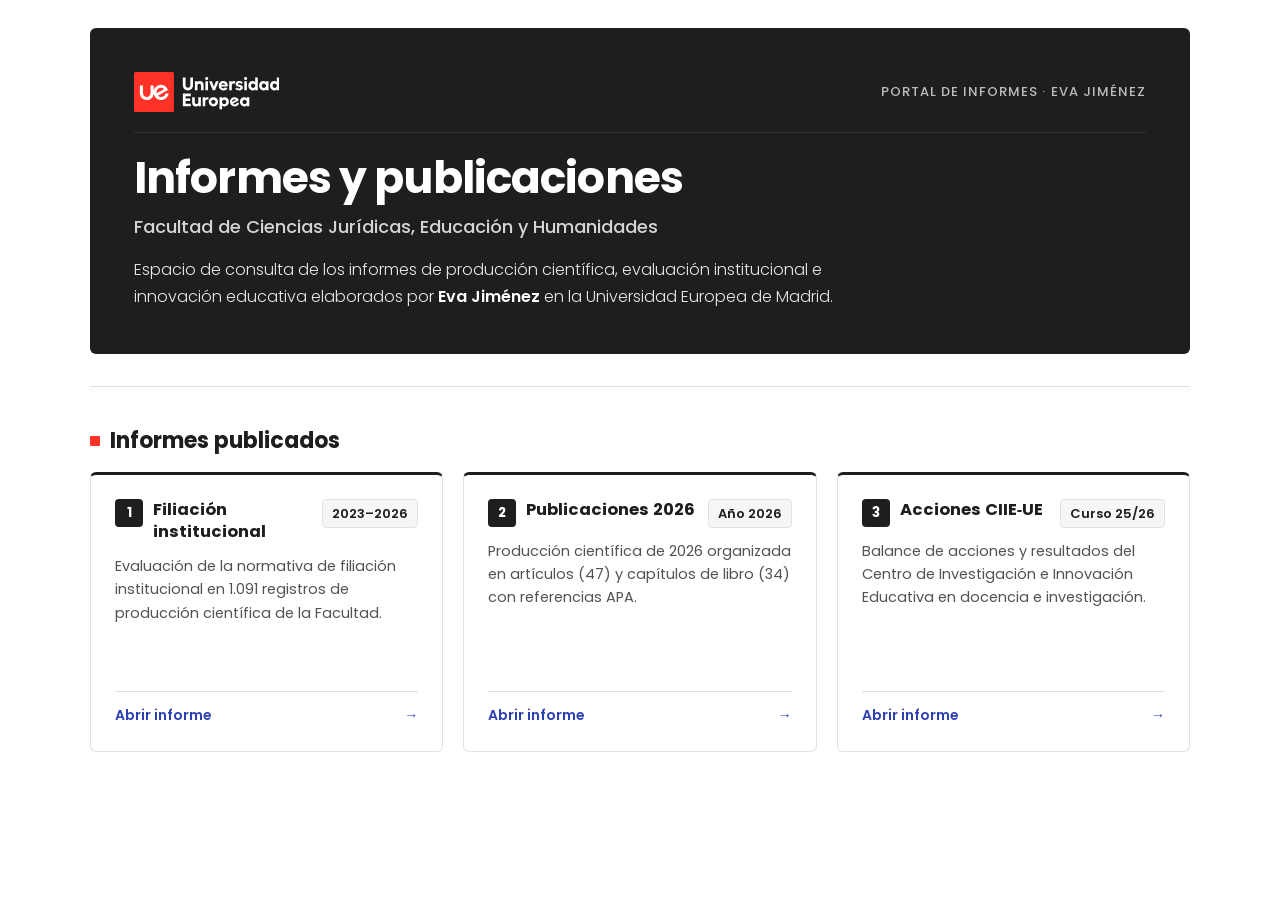
<file: index.html>
<!DOCTYPE html>
<html lang="es">
<head>
<meta charset="utf-8">
<meta name="viewport" content="width=device-width, initial-scale=1, viewport-fit=cover">
<title>Informes y Publicaciones · Facultad de Ciencias Jurídicas, Educación y Humanidades · UEM</title>
<link rel="preconnect" href="https://fonts.googleapis.com">
<link rel="preconnect" href="https://fonts.gstatic.com" crossorigin>
<link href="https://fonts.googleapis.com/css2?family=Poppins:wght@300;400;500;600;700;800&display=swap" rel="stylesheet">
<link rel="stylesheet" href="assets/uem.css">
</head>
<body>

<div class="page-wrap">
  <header class="header-hero">
    <div class="header-top">
      <svg class="logo-svg" viewBox="0 0 378.14 103.96" role="img" aria-label="Universidad Europea">
        <rect width="103.76" height="103.76" rx="4" fill="#FF3228"/>
        <path fill="#FFFFFF" d="M82.51,55.35c-1.48,6.81-6.86,8.73-9.14,9.25c-0.96,0.22-1.93,0.33-2.9,0.33c-3.13,0-6.09-1.18-8.16-3.23l25.82-14.92c-1.21-3.1-2.83-6.1-5.36-8.45c-4.49-4.16-11.02-6.06-17.03-4.64c-3.13,0.74-6.08,2.34-8.49,4.46c-2.07,1.82-3.78,4.06-4.93,6.57c-0.21,0.46-0.41,0.94-0.58,1.42c-0.26,0.72-0.47,1.46-0.63,2.22V34.79h-8.06v19.95c0,5.88-4.23,10.32-9.84,10.32c-5.65,0-9.91-4.44-9.91-10.32V34.79h-8.06v19.95c0,10.49,7.56,18.11,17.97,18.11c9.88,0,17.16-6.91,17.83-16.63c0.59,3.19,1.89,6.32,3.87,9c3.52,4.78,9.34,7.63,15.57,7.630c1.55,0,3.12-0.18,4.65-0.52c7.75-1.75,13.53-7.67,15.16-15.48L82.51,55.35z M58.86,55.02c-0.45-2.22-0.34-4.35,0.32-6.18c0.98-2.69,3.05-4.93,5.54-6.31c4.25-2.36,9.92-1.82,13.16,2.06L58.96,55.52L58.86,55.02z"/>
        <g fill="#FFFFFF">
          <path d="M126.95,34.58V14.15H134v20.43c0,3.71,2.67,6.48,6.19,6.48c3.52,0,6.14-2.76,6.14-6.48V14.15h7.05v20.43c0,7.67-5.62,13.33-13.19,13.33C132.57,47.91,126.95,42.25,126.95,34.58" />
          <path d="M180.9,34.25v13.24h-6.71v-12.1c0-3.24-1.76-5.1-4.52-5.1c-1.86,0-3.71,1.05-4.67,2.67v14.52h-6.71V24.1H165v2.76c1.29-2,3.76-3.24,6.38-3.24C177.29,23.63,180.9,27.68,180.9,34.25" />
          <path d="M192.33,47.49h-6.71V24.1h6.71V47.49z M193.05,16.82c0,2.24-1.86,4.09-4.090,4.09s-4.1-1.86-4.1-4.09c0-2.19,1.86-4.05,4.1-4.05S193.05,14.63,193.05,16.82" />
          <polygon points="210.53,47.49 204.81,47.49 195.1,24.1 202.38,24.1 207.67,38.34 212.86,24.1 220.19,24.1" />
          <path d="M237,33.1c-0.29-2.33-2.43-4.05-4.91-4.05c-2.81,0-4.67,1.52-5.29,4.05H237z M243.53,37.39h-16.81c0.62,3.19,2.81,4.86,6,4.86c2.09,0,4.29-0.95,5.1-2.38l5.24,3.19c-1.71,3.09-5.62,4.9-10.48,4.9c-6.86,0-12.29-5.33-12.29-12.29c0-6.81,5.33-12.05,12.14-12.05c6.33,0,11.29,4.9,11.29,11.14C243.72,35.58,243.67,36.48,243.53,37.39" />
          <path d="M262.67,24.06l-0.38,6.29c-0.9-0.33-2.05-0.52-3-0.52c-1.52,0-3.95,1.24-5.1,3.52v14.14h-6.71V24.1h6.71v2.76c1.14-2,3.67-3.24,5.62-3.24C261,23.63,261.96,23.77,262.67,24.06" />
          <path d="M263.34,45.01l2-4.67c2.19,1.62,5.05,2.48,7.9,2.48c2.1,0,3.43-0.81,3.43-1.9c-0.05-3.57-12.62-0.9-12.71-9.52c-0.05-4.38,3.86-7.76,9.38-7.76c3.29,0,6.57,0.81,8.91,2.67l-1.91,4.86c-1.81-1.38-4.76-2.43-7.29-2.43c-1.71,0-2.86,0.81-2.86,1.86c0.05,3.38,12.71,1.52,12.86,9.91c0,4.33-3.81,7.48-9.24,7.48C269.82,47.96,266.15,47.01,263.34,45.01" />
          <path d="M293.39,47.49h-6.71V24.1h6.71V47.49z M294.1,16.82c0,2.24-1.86,4.09-4.09,4.09c-2.24,0-4.1-1.86-4.1-4.09c0-2.19,1.86-4.05,4.1-4.05C292.25,12.77,294.1,14.63,294.1,16.82" />
          <polygon points="147.48,55.98 147.48,62.74 134.1,62.74 134.1,68.74 146.01,68.74 146.01,75.5 134.1,75.5 134.1,82.55 147.48,82.55 147.48,89.31 127.06,89.31 127.06,55.98" />
          <path d="M173.77,65.93v23.38h-6.71v-2.76c-1.33,2-3.81,3.24-6.38,3.24c-5.91,0-9.52-4.05-9.52-10.67V65.93h6.71v12.1c0,3.24,1.76,5.05,4.52,5.05c1.81,0,3.67-1,4.67-2.62V65.93H173.77z" />
          <path d="M193.68,65.88l-0.38,6.29c-0.9-0.33-2.05-0.52-3-0.52c-1.52,0-3.95,1.24-5.1,3.52v14.14h-6.71V65.93h6.71v2.76c1.14-2,3.67-3.24,5.62-3.24C192.01,65.45,192.96,65.59,193.68,65.88" />
          <path d="M200.78,77.64c0,3.24,2.38,5.71,5.57,5.71c3.14,0,5.57-2.48,5.57-5.71c0-3.33-2.43-5.76-5.57-5.76C203.16,71.88,200.78,74.31,200.78,77.64 M218.49,77.64c0,6.95-5.29,12.14-12.14,12.14c-6.9,0-12.14-5.19-12.14-12.14c0-6.95,5.24-12.19,12.14-12.19C213.2,65.45,218.49,70.69,218.49,77.64" />
          <path d="M235.87,65.45c-2.95,0-5.76,1.33-6.91,3.24v-2.76h-6.71v31.1h6.71V86.55c1.14,1.9,3.95,3.24,6.91,3.24c6.1,0,10.86-5.43,10.86-12.19C246.73,70.83,241.97,65.45,235.87,65.45z M234.35,83.36c-3.19,0-5.57-2.48-5.57-5.71c0-3.33,2.38-5.76,5.57-5.76c3.14,0,5.57,2.43,5.57,5.76C239.92,80.88,237.49,83.36,234.35,83.36z" />
          <path d="M314.96,14.15v12.71c-1.14-1.9-4-3.24-6.9-3.24c-6.1,0-10.91,5.38-10.91,12.14c0,6.76,4.81,12.19,10.91,12.19c2.95,0,5.76-1.33,6.9-3.24v2.76h6.71V14.15H314.96z M309.53,41.53c-3.19,0-5.57-2.48-5.57-5.71c0-3.33,2.38-5.76,5.57-5.76c3.14,0,5.57,2.43,5.57,5.76C315.1,39.06,312.67,41.53,309.53,41.53z" />
          <path d="M342.96,24.1v2.76c-1.14-1.9-4-3.24-6.9-3.24c-6.1,0-10.91,5.38-10.91,12.14c0,6.76,4.81,12.19,10.91,12.19c2.95,0,5.76-1.33,6.9-3.24v2.76h6.71V24.1H342.96z M337.54,41.53c-3.19,0-5.57-2.48-5.57-5.71c0-3.33,2.38-5.76,5.57-5.76c3.14,0,5.57,2.43,5.57,5.76C343.11,39.06,340.68,41.53,337.54,41.53z" />
          <path d="M371.2,14.15v12.71c-1.14-1.9-4-3.24-6.9-3.24c-6.1,0-10.91,5.38-10.91,12.14c0,6.76,4.81,12.19,10.91,12.19c2.95,0,5.76-1.33,6.9-3.24v2.76h6.71V14.15H371.2z M365.77,41.51c-3.19,0-5.57-2.48-5.57-5.71c0-3.33,2.38-5.76,5.57-5.76c3.14,0,5.57,2.43,5.57,5.76C371.35,39.03,368.92,41.51,365.77,41.51z" />
          <path d="M293.02,65.93v2.76c-1.14-1.9-4-3.24-6.9-3.24c-6.1,0-10.91,5.38-10.91,12.14c0,6.76,4.81,12.19,10.91,12.19c2.95,0,5.76-1.33,6.9-3.24v2.76h6.71V65.93H293.02z M287.59,83.36c-3.19,0-5.57-2.48-5.57-5.71c0-3.33,2.38-5.76,5.57-5.76c3.14,0,5.57,2.43,5.57,5.76C293.16,80.88,290.73,83.36,287.59,83.36z" />
          <path d="M267.67,79.42c-0.7,2.88-3.38,4.86-6.39,4.86c-1.75,0-3.29-0.67-4.41-1.79l10.65-6.15c0,0,0,0,0,0.01l5.02-2.91c-1.61-4.78-5.96-8.03-11.26-8.03c-6.79,0-11.94,5.25-11.94,12.23s5.15,12.18,11.94,12.18c5.76,0,10.64-3.75,11.87-9.21L267.67,79.42z M254.94,77.63c0-3.87,2.71-6.7,6.35-6.7c1.51,0,2.88,0.51,3.95,1.38l-10.29,5.65C254.95,77.86,254.94,77.75,254.94,77.63z" />
        </g>
      </svg>
      <div class="header-meta">Portal de Informes · Eva Jiménez</div>
    </div>

    <div class="hero-body">
      <h1>Informes y publicaciones</h1>
      <div class="hero-faculty">Facultad de Ciencias Jurídicas, Educación y Humanidades</div>
      <p class="hero-lead">
        Espacio de consulta de los informes de producción científica, evaluación institucional e innovación educativa elaborados por <b>Eva Jiménez</b> en la Universidad Europea de Madrid.
      </p>
    </div>
  </header>

  <section class="section-open">
    <h2 class="sec">Informes publicados</h2>
    <div class="cards cards-uniform">
      <article class="tc">
        <div class="tc-h">
          <span class="tc-num">1</span>
          <h3>Filiación institucional</h3>
          <span class="pill">2023–2026</span>
        </div>
        <p class="idea">Evaluación de la normativa de filiación institucional en 1.091 registros de producción científica de la Facultad.</p>
        <a class="portal-link" href="filiacion/">
          <span>Abrir informe</span>
          <span class="portal-link-arrow" aria-hidden="true">→</span>
        </a>
      </article>

      <article class="tc">
        <div class="tc-h">
          <span class="tc-num">2</span>
          <h3>Publicaciones 2026</h3>
          <span class="pill">Año 2026</span>
        </div>
        <p class="idea">Producción científica de 2026 organizada en artículos (47) y capítulos de libro (34) con referencias APA.</p>
        <a class="portal-link" href="publicaciones/2026/">
          <span>Abrir informe</span>
          <span class="portal-link-arrow" aria-hidden="true">→</span>
        </a>
      </article>

      <article class="tc">
        <div class="tc-h">
          <span class="tc-num">3</span>
          <h3>Acciones CIIE&#8209;UE</h3>
          <span class="pill">Curso 25/26</span>
        </div>
        <p class="idea">Balance de acciones y resultados del Centro de Investigación e Innovación Educativa en docencia e investigación.</p>
        <a class="portal-link" href="ciie-ue/">
          <span>Abrir informe</span>
          <span class="portal-link-arrow" aria-hidden="true">→</span>
        </a>
      </article>
    </div>
  </section>
</div>

</body>
</html>
</file>
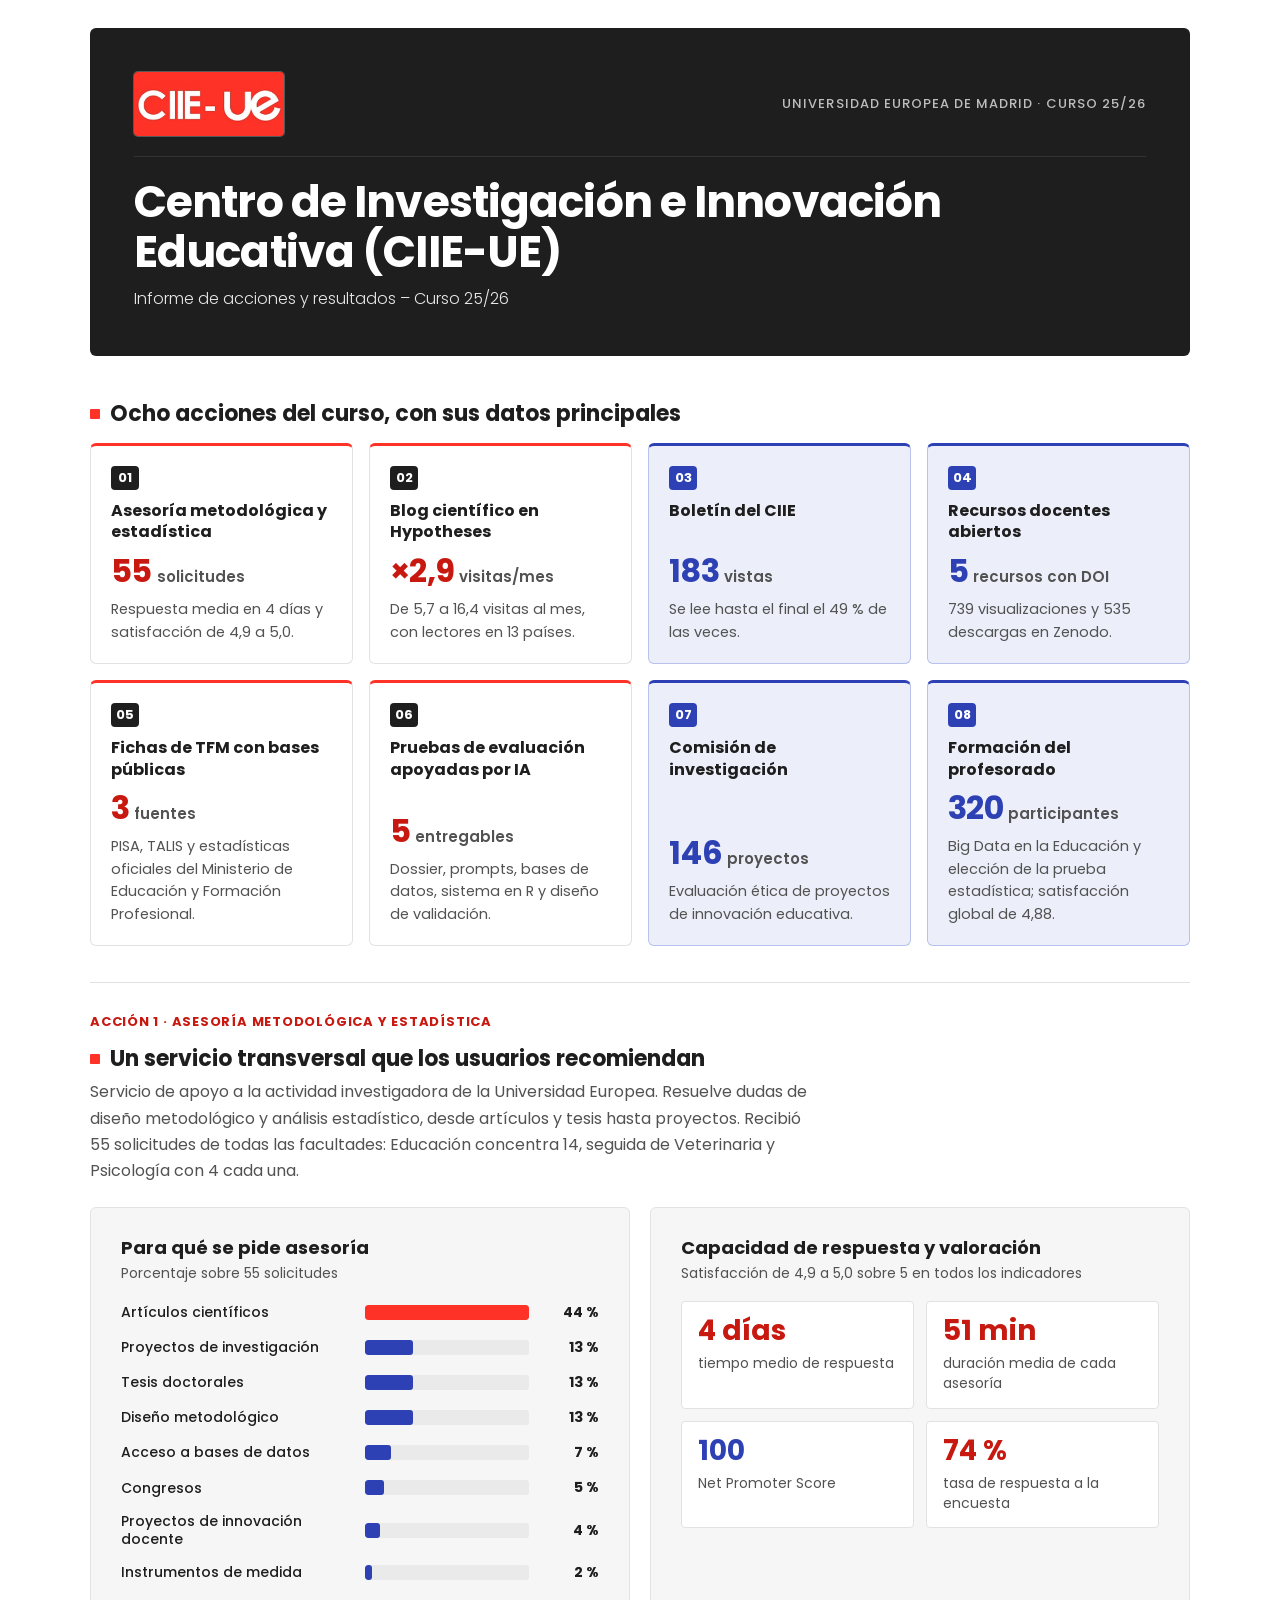
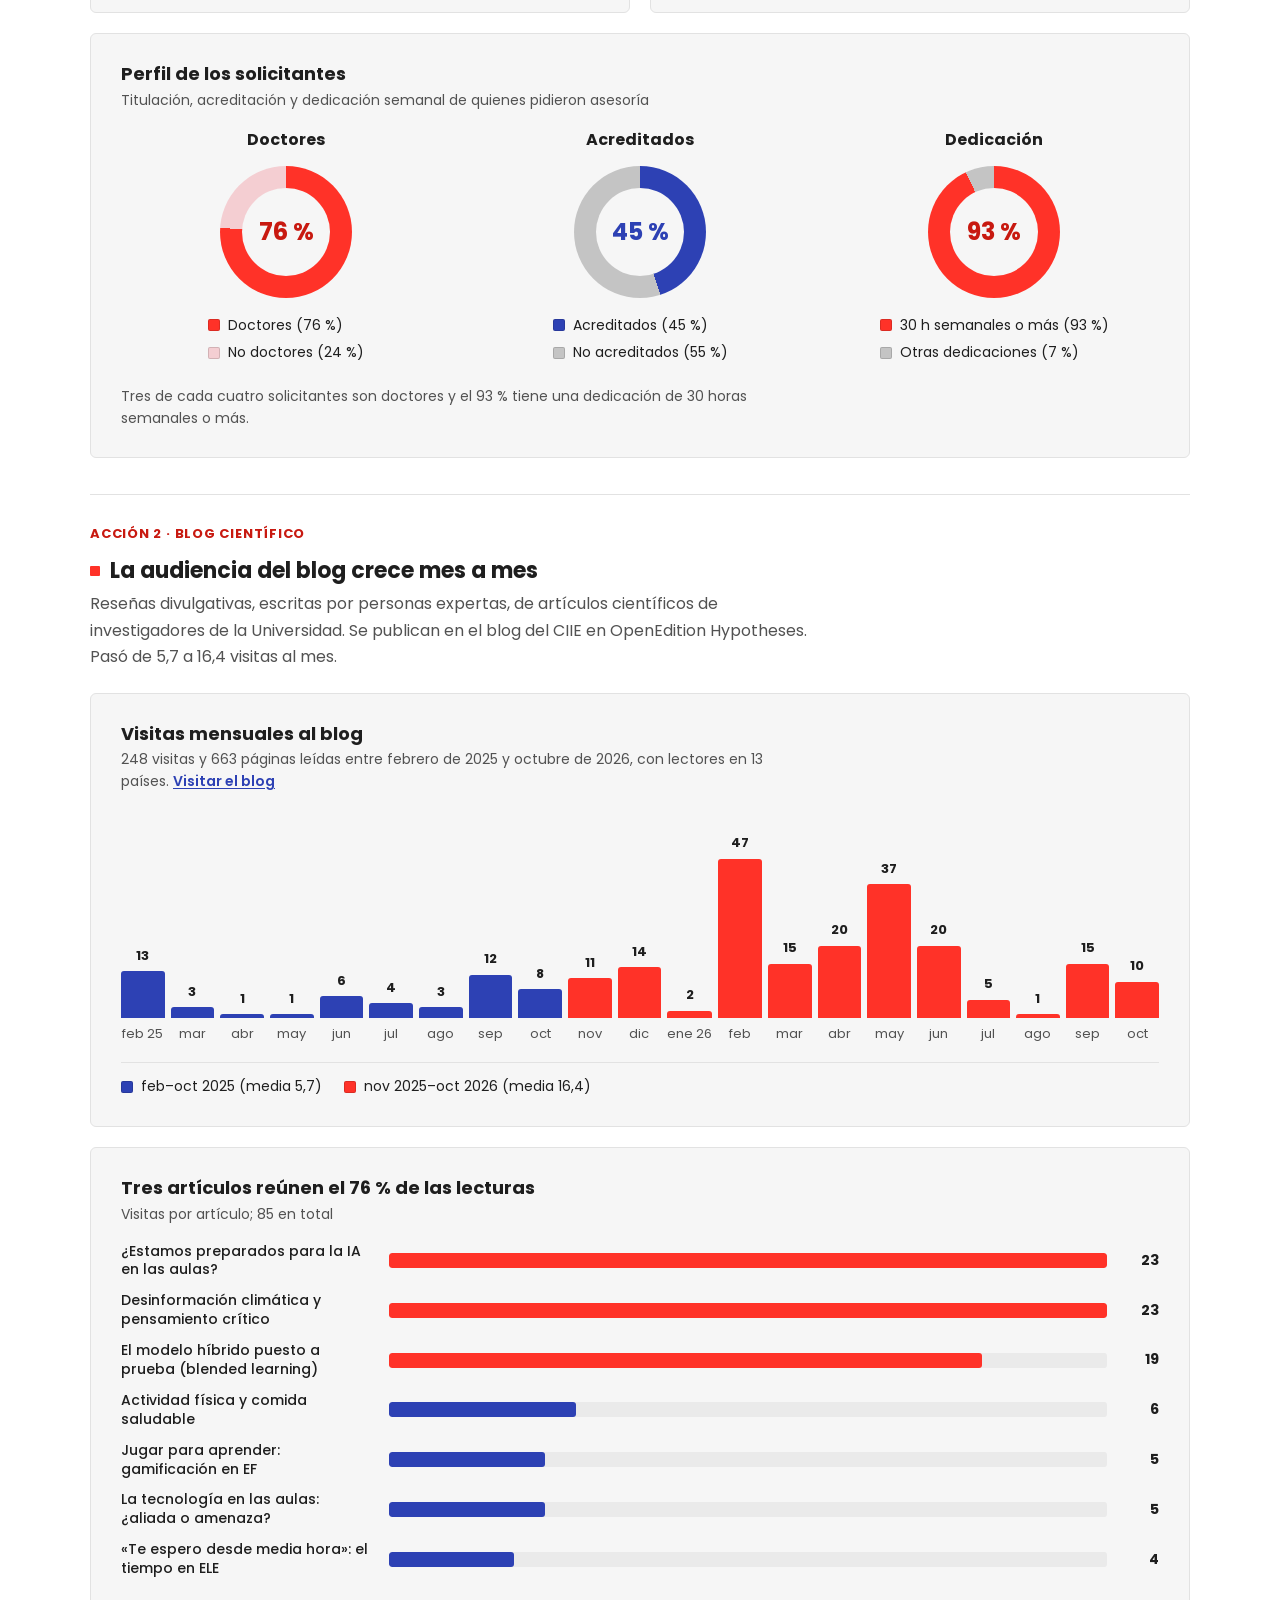
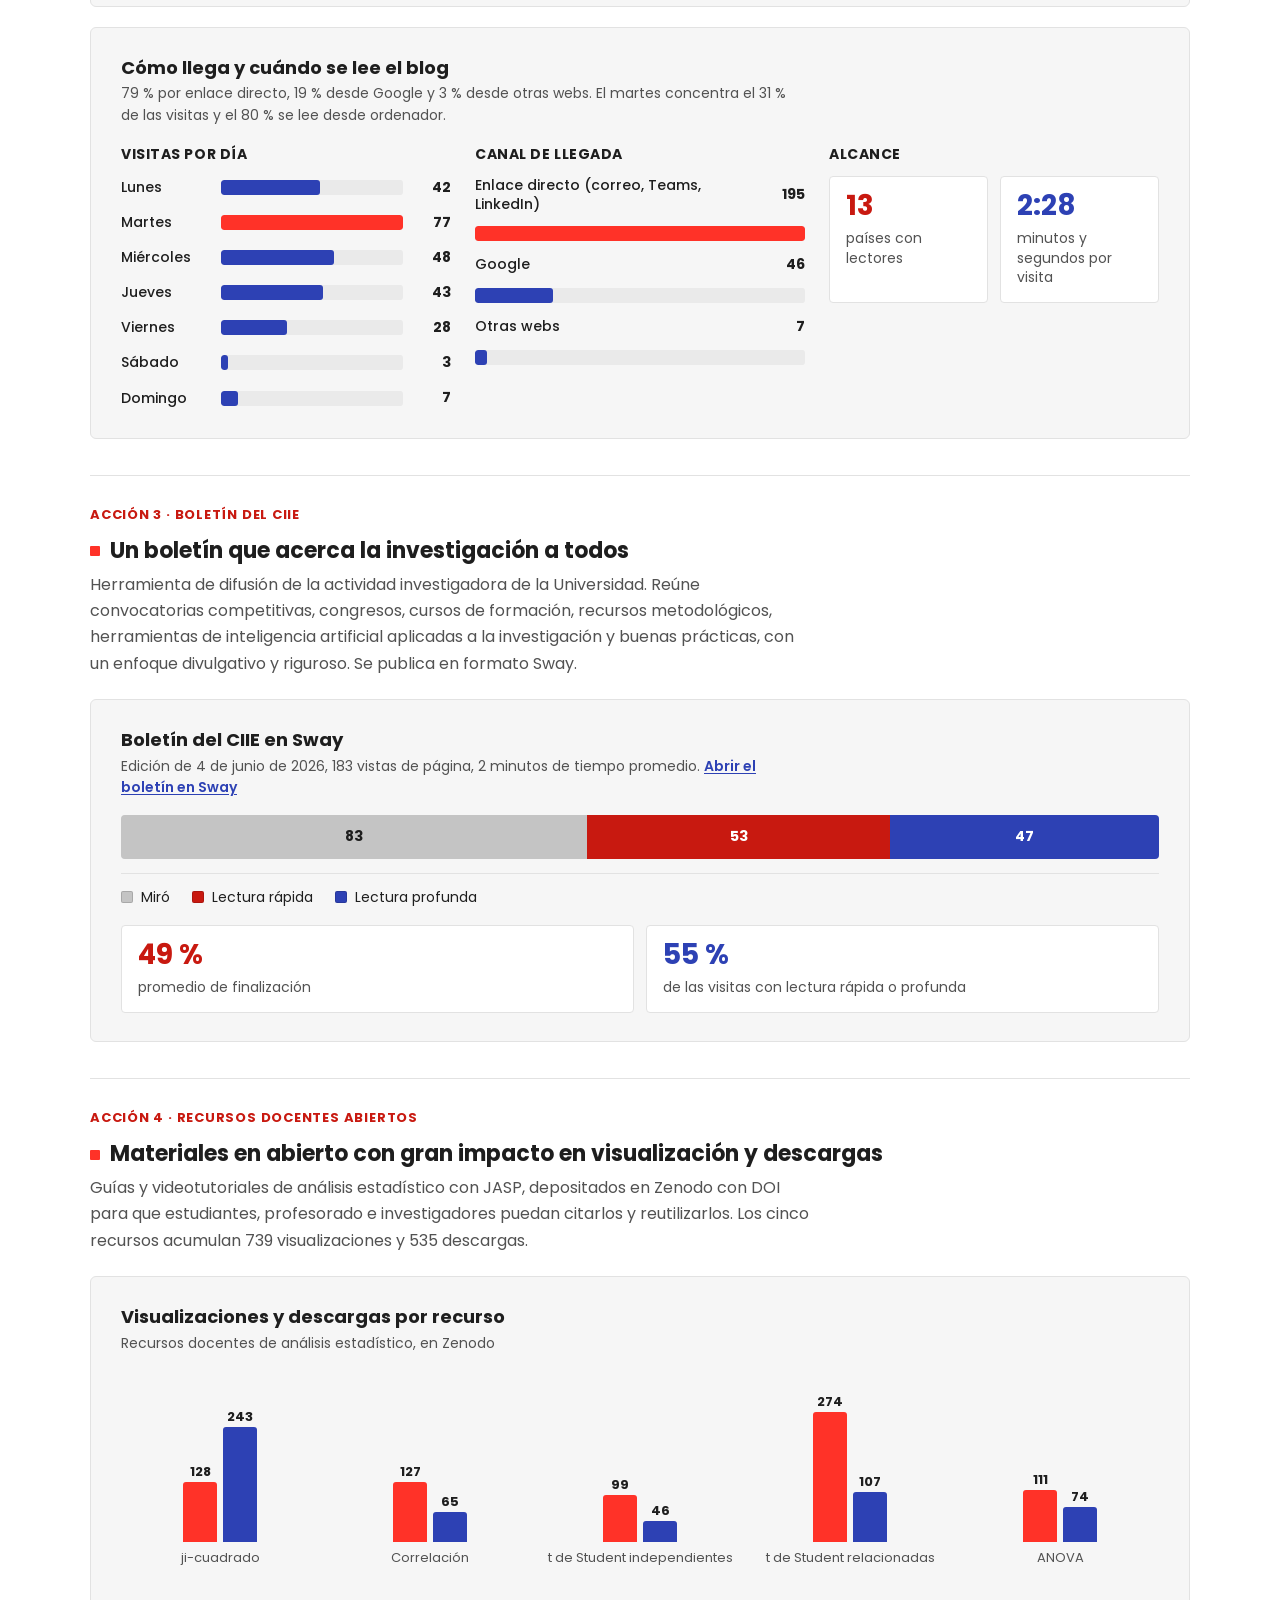
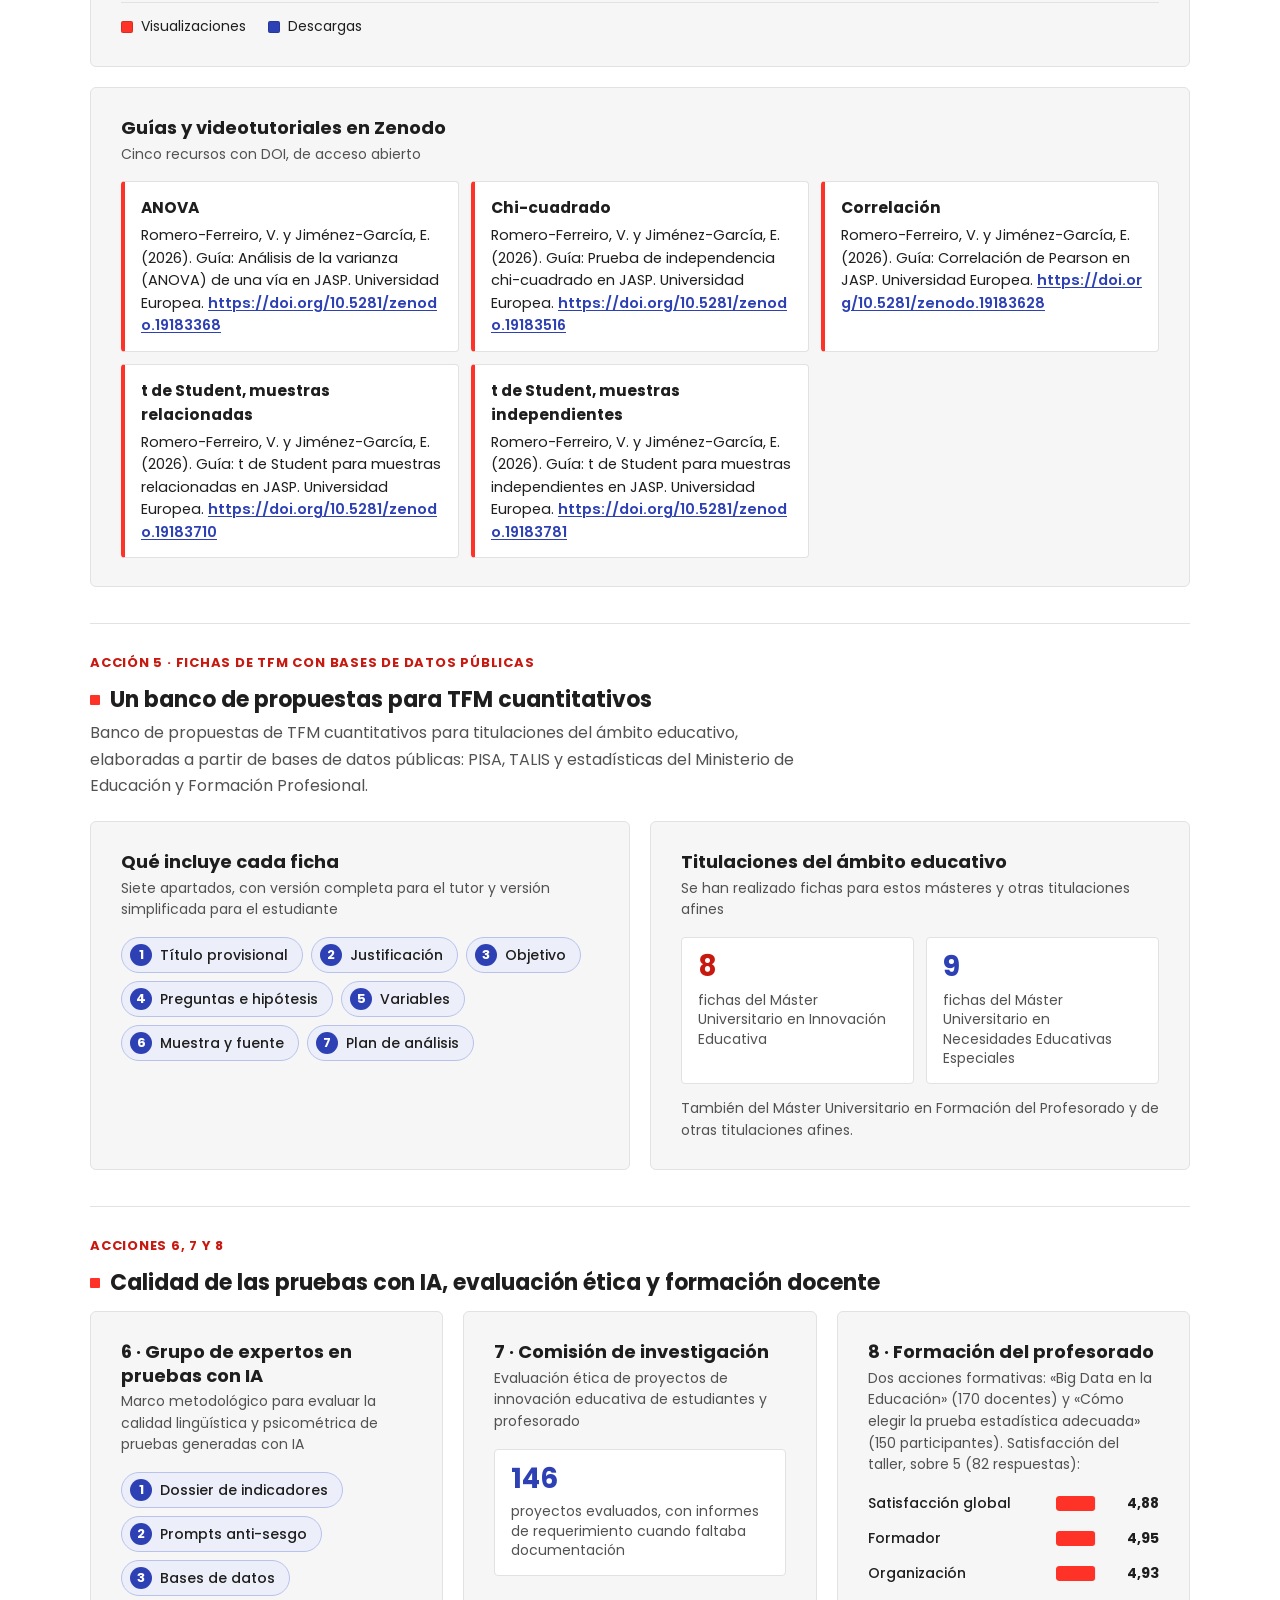
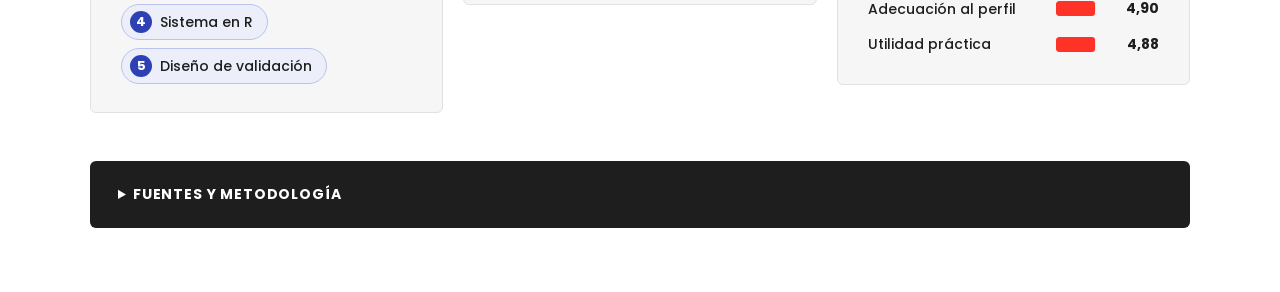
<file: ciie-ue/index.html>
<!DOCTYPE html>
<html lang="es">
<head>
<meta charset="utf-8">
<meta name="viewport" content="width=device-width, initial-scale=1, viewport-fit=cover">
<title>Centro de Investigación e Innovación Educativa (CIIE-UE) · Resumen ejecutivo</title>
<link rel="preconnect" href="https://fonts.googleapis.com">
<link rel="preconnect" href="https://fonts.gstatic.com" crossorigin>
<link href="https://fonts.googleapis.com/css2?family=Poppins:wght@300;400;500;600;700;800&display=swap" rel="stylesheet">
<link rel="stylesheet" href="../assets/uem.css">
<style>
  /* Componentes específicos del informe CIIE-UE sobre tokens oficiales de ../assets/uem.css */
  .header-hero .logo {
    display: block;
    width: 150px;
    max-width: 100%;
    height: auto;
    border-radius: var(--radius-square);
    box-shadow: 0 0 0 1px rgba(255, 255, 255, 0.25);
  }

  .section-open.section-first {
    border-top: none;
    padding-top: 0;
  }

  .sec-tag {
    font-size: 13px;
    font-weight: 700;
    letter-spacing: 0.06em;
    text-transform: uppercase;
    color: var(--color-red-accessible);
    margin-bottom: 4px;
  }

  .sec-lead {
    font-size: 16px;
    line-height: 1.65;
    color: var(--color-text-muted);
    max-width: 72ch;
    margin: 0 0 22px;
  }

  .ext-link {
    color: var(--color-blue);
    font-weight: 600;
    text-decoration: underline;
    text-underline-offset: 2px;
  }

  .ext-link:hover {
    color: var(--color-red-accessible);
  }

  .ext-link:focus-visible,
  ul.refs.refs-grid a:focus-visible {
    outline: 2px solid var(--color-blue);
    outline-offset: 2px;
  }

  .num {
    font-variant-numeric: tabular-nums;
  }

  /* Mapa de 8 líneas de actividad */
  .map {
    display: grid;
    grid-template-columns: repeat(auto-fill, minmax(min(100%, 245px), 1fr));
    gap: 16px;
    margin-top: 14px;
  }

  .map .tc {
    padding: 20px;
    gap: 8px;
    border-top-color: var(--color-red);
  }

  .map .tc .n {
    display: inline-flex;
    align-items: center;
    justify-content: center;
    width: 28px;
    height: 24px;
    border-radius: var(--radius-square);
    background: var(--color-anthracite);
    color: var(--color-white);
    font-size: 13px;
    font-weight: 700;
  }

  .map .tc h3 {
    font-size: 16px;
    line-height: 1.35;
    margin-top: 2px;
  }

  .map .tc .big {
    font-size: 32px;
    font-weight: 700;
    line-height: 1.1;
    letter-spacing: -0.02em;
    color: var(--color-red-accessible);
    margin: 2px 0;
  }

  .map .tc .big small {
    font-size: 15px;
    font-weight: 600;
    color: var(--color-text-muted);
    margin-left: 5px;
    letter-spacing: 0;
  }

  .map .tc p {
    font-size: 14.5px;
    color: var(--color-text-muted);
    line-height: 1.55;
    max-width: 72ch;
  }

  .map .tc.alt {
    background: var(--color-blue-tint);
    border-color: var(--color-blue-border);
    border-top-color: var(--color-blue);
  }

  .map .tc.alt .n {
    background: var(--color-blue);
  }

  .map .tc.alt .big {
    color: var(--color-blue);
  }

  /* Títulos y subtítulos dentro de tarjetas */
  .card h3 {
    font-size: 18px;
    font-weight: 700;
    color: var(--color-anthracite);
    margin-bottom: 4px;
    line-height: 1.3;
  }

  .card .note {
    margin-bottom: 16px;
  }

  .card-stack {
    display: flex;
    flex-direction: column;
    gap: 20px;
  }

  .three {
    display: grid;
    grid-template-columns: repeat(auto-fit, minmax(min(100%, 260px), 1fr));
    gap: 20px;
    align-items: start;
  }

  /* Ajuste de columna de valor en barras horizontales para evitar saltos en '%' */
  .bars-pct .bar {
    grid-template-columns: minmax(0, 14.5rem) 1fr 3.6rem;
  }

  .bars-score .bar {
    grid-template-columns: minmax(0, 11rem) 1fr 3.2rem;
  }

  .bars-days .bar {
    grid-template-columns: 88px 1fr 36px;
  }

  .bars-channels .bar {
    grid-template-columns: 1fr 42px;
  }

  .bars-channels .bar .trk {
    grid-column: 1 / -1;
  }

  .bar .val {
    white-space: nowrap;
  }

  @media (max-width: 36rem) {
    .bars-pct .bar,
    .bars-score .bar {
      grid-template-columns: 1fr auto;
    }
  }

  /* Cuadrícula de cifras estadísticas dentro de tarjetas */
  .stats {
    display: grid;
    grid-template-columns: repeat(2, minmax(0, 1fr));
    gap: 12px;
  }

  .stat {
    background: var(--color-white);
    border: 1px solid var(--color-card-border);
    border-radius: var(--radius-square);
    padding: 14px 16px;
  }

  .stat b {
    display: inline-block;
    font-size: 28px;
    font-weight: 700;
    line-height: 1.1;
    color: var(--color-red-accessible);
    white-space: nowrap;
  }

  .stat.stat-blue b {
    color: var(--color-blue);
  }

  .stat span {
    display: block;
    font-size: 14px;
    color: var(--color-text-muted);
    margin-top: 6px;
    line-height: 1.4;
  }

  @media (max-width: 440px) {
    .stats {
      grid-template-columns: 1fr;
    }
  }

  /* Dónuts CSS (Perfil de solicitantes) */
  .donuts {
    display: grid;
    grid-template-columns: repeat(auto-fit, minmax(min(100%, 200px), 1fr));
    gap: 24px;
    margin-top: 6px;
  }

  .donut-item {
    display: flex;
    flex-direction: column;
    align-items: center;
    gap: 12px;
    text-align: center;
  }

  .donut-item h4 {
    font-size: 16px;
    font-weight: 700;
    color: var(--color-anthracite);
  }

  .donut {
    position: relative;
    width: 132px;
    height: 132px;
    border-radius: 50%;
  }

  .donut::before {
    content: "";
    position: absolute;
    inset: 22px;
    border-radius: 50%;
    background: var(--color-card-bg);
  }

  .donut b {
    position: relative;
    z-index: 1;
    width: 100%;
    height: 100%;
    display: flex;
    align-items: center;
    justify-content: center;
    font-size: 24px;
    font-weight: 700;
    color: var(--color-red-accessible);
    white-space: nowrap;
  }

  .donut.donut-blue b {
    color: var(--color-blue);
  }

  .donut-item ul {
    list-style: none;
    font-size: 14px;
    color: var(--color-text-body);
    text-align: left;
  }

  .donut-item li {
    display: flex;
    align-items: center;
    gap: 8px;
    margin: 4px 0;
  }

  /* Leyenda horizontal */
  .legend-inline {
    display: flex;
    flex-wrap: wrap;
    gap: 10px 22px;
    font-size: 14px;
    color: var(--color-text-body);
    margin-top: 14px;
    padding-top: 12px;
    border-top: 1px solid var(--color-card-border);
  }

  .legend-inline > span {
    display: inline-flex;
    align-items: center;
    gap: 8px;
  }

  .legend-inline .sw {
    margin-right: 0;
  }

  /* Barras verticales mensuales con scroll interno */
  .scroll {
    overflow-x: auto;
    max-width: 100%;
    padding-bottom: 4px;
  }

  .months {
    display: flex;
    align-items: flex-end;
    gap: 6px;
    height: 236px;
    min-width: 680px;
    padding-top: 24px;
  }

  .col {
    flex: 1;
    display: flex;
    flex-direction: column;
    align-items: center;
    justify-content: flex-end;
    height: 100%;
    gap: 5px;
    font-size: 13px;
  }

  .col .vbar {
    width: 100%;
    border-radius: 3px 3px 0 0;
    background: var(--color-blue);
    min-height: 3px;
  }

  .col.new .vbar {
    background: var(--color-red);
  }

  .col b {
    font-weight: 700;
    font-size: 13px;
    color: var(--color-anthracite);
  }

  .col span {
    color: var(--color-text-muted);
    font-size: 13px;
    white-space: nowrap;
  }

  /* Subbloque canales / días */
  .sub-head {
    font-size: 14px;
    font-weight: 700;
    color: var(--color-anthracite);
    margin: 0 0 10px;
    text-transform: uppercase;
    letter-spacing: 0.04em;
  }

  /* Barra apilada del boletín Sway */
  .stack {
    display: flex;
    height: 44px;
    border-radius: var(--radius-square);
    overflow: hidden;
    margin: 8px 0 6px;
    background: var(--color-bar-track);
  }

  .stack div {
    display: flex;
    align-items: center;
    justify-content: center;
    font-weight: 700;
    font-size: 14px;
    padding: 0 6px;
    white-space: nowrap;
  }

  /* Barras pareadas Zenodo */
  .pairs {
    display: grid;
    grid-template-columns: repeat(5, minmax(96px, 1fr));
    gap: 12px;
    align-items: end;
    height: 214px;
    min-width: 520px;
    padding-top: 24px;
  }

  .pair {
    display: flex;
    flex-direction: column;
    justify-content: flex-end;
    align-items: center;
    height: 100%;
    gap: 8px;
  }

  .pair .pbars {
    display: flex;
    align-items: flex-end;
    gap: 6px;
    height: 148px;
    width: 100%;
    justify-content: center;
  }

  .pair .pbars i {
    display: block;
    width: 38%;
    max-width: 34px;
    border-radius: 3px 3px 0 0;
    font-style: normal;
    position: relative;
  }

  .pair .pbars i em {
    position: absolute;
    top: -21px;
    left: 50%;
    transform: translateX(-50%);
    font-size: 13px;
    font-weight: 700;
    font-style: normal;
    color: var(--color-anthracite);
    white-space: nowrap;
  }

  .pair span {
    font-size: 13px;
    text-align: center;
    line-height: 1.3;
    color: var(--color-text-muted);
    min-height: 2.6em;
  }

  /* Rejilla de referencias Zenodo (sobre .refs oficial de uem.css) */
  ul.refs.refs-grid {
    display: grid;
    grid-template-columns: repeat(auto-fit, minmax(min(100%, 290px), 1fr));
    gap: 12px;
    margin: 0;
    padding: 0;
    border-top: none;
  }

  ul.refs.refs-grid li {
    background: var(--color-white);
    border: 1px solid var(--color-card-border);
    border-left: 4px solid var(--color-red);
    border-radius: var(--radius-square);
    padding: 14px 16px;
    text-indent: 0;
    font-size: 14.5px;
    line-height: 1.55;
    color: var(--color-text-body);
  }

  ul.refs.refs-grid strong {
    display: block;
    font-size: 15.5px;
    font-weight: 700;
    color: var(--color-anthracite);
    margin-bottom: 4px;
  }

  ul.refs.refs-grid a {
    font-weight: 600;
    text-decoration: underline;
    text-underline-offset: 2px;
  }

  /* Píldoras de pasos */
  .steps {
    display: flex;
    flex-wrap: wrap;
    gap: 8px;
    margin: 4px 0 0;
    padding: 0;
    list-style: none;
    counter-reset: s;
  }

  .steps li {
    counter-increment: s;
    background: var(--color-blue-tint);
    border: 1px solid var(--color-blue-border);
    color: var(--color-anthracite);
    border-radius: 999px;
    padding: 6px 14px 6px 8px;
    font-size: 14px;
    font-weight: 500;
    display: inline-flex;
    align-items: center;
    gap: 8px;
    line-height: 1.35;
  }

  .steps li::before {
    content: counter(s);
    display: inline-flex;
    align-items: center;
    justify-content: center;
    width: 22px;
    height: 22px;
    border-radius: 50%;
    background: var(--color-blue);
    color: var(--color-white);
    font-size: 13px;
    font-weight: 700;
    flex-shrink: 0;
  }

  @media (max-width: 560px) {
    .card {
      padding: 20px 18px;
    }
  }
</style>
</head>
<body>

<div class="page-wrap">
  <!-- CABECERA INSTITUCIONAL (ANTRACITA #1E1E1E) -->
  <header class="header-hero">
    <div class="header-top">
      <img class="logo" src="logo-ciie-ue.png" alt="Logotipo CIIE-UE" width="262" height="111">
      <div class="header-meta">Universidad Europea de Madrid · Curso 25/26</div>
    </div>

    <div class="hero-body">
      <h1>Centro de Investigación e Innovación Educativa (CIIE-UE)</h1>
      <p class="hero-lead">Informe de acciones y resultados – Curso 25/26</p>
    </div>
  </header>

  <section class="section-open section-first" id="mapa">
    <h2 class="sec">Ocho acciones del curso, con sus datos principales</h2>
    <div class="map" id="map"></div>
  </section>

  <section class="section-open" id="asesoria">
    <div class="sec-tag">Acción 1 · Asesoría metodológica y estadística</div>
    <h2 class="sec">Un servicio transversal que los usuarios recomiendan</h2>
    <p class="sec-lead">Servicio de apoyo a la actividad investigadora de la Universidad Europea. Resuelve dudas de diseño metodológico y análisis estadístico, desde artículos y tesis hasta proyectos. Recibió 55 solicitudes de todas las facultades: Educación concentra 14, seguida de Veterinaria y Psicología con 4 cada una.</p>

    <div class="card-stack">
      <div class="grid2">
        <div class="card">
          <h3>Para qué se pide asesoría</h3>
          <p class="note">Porcentaje sobre 55 solicitudes</p>
          <div id="tipos" class="bars bars-pct"></div>
        </div>
        <div class="card">
          <h3>Capacidad de respuesta y valoración</h3>
          <p class="note">Satisfacción de 4,9 a 5,0 sobre 5 en todos los indicadores</p>
          <div class="stats">
            <div class="stat"><b class="num">4 días</b><span>tiempo medio de respuesta</span></div>
            <div class="stat"><b class="num">51 min</b><span>duración media de cada asesoría</span></div>
            <div class="stat stat-blue"><b class="num">100</b><span>Net Promoter Score</span></div>
            <div class="stat"><b class="num">74 %</b><span>tasa de respuesta a la encuesta</span></div>
          </div>
        </div>
      </div>

      <div class="card" id="perfil">
        <h3>Perfil de los solicitantes</h3>
        <p class="note">Titulación, acreditación y dedicación semanal de quienes pidieron asesoría</p>
        <div class="donuts">
          <div class="donut-item">
            <h4>Doctores</h4>
            <div class="donut" style="background:conic-gradient(var(--color-red) 0 76%, #F4CED2 0)" role="img" aria-label="76 % doctores, 24 % no doctores"><b class="num">76 %</b></div>
            <ul>
              <li><i class="sw" style="background:var(--color-red)"></i>Doctores (76 %)</li>
              <li><i class="sw" style="background:#F4CED2"></i>No doctores (24 %)</li>
            </ul>
          </div>
          <div class="donut-item">
            <h4>Acreditados</h4>
            <div class="donut donut-blue" style="background:conic-gradient(var(--color-blue) 0 45%, var(--color-bar-unregistered) 0)" role="img" aria-label="45 % acreditados, 55 % no acreditados"><b class="num">45 %</b></div>
            <ul>
              <li><i class="sw" style="background:var(--color-blue)"></i>Acreditados (45 %)</li>
              <li><i class="sw" style="background:var(--color-bar-unregistered)"></i>No acreditados (55 %)</li>
            </ul>
          </div>
          <div class="donut-item">
            <h4>Dedicación</h4>
            <div class="donut" style="background:conic-gradient(var(--color-red) 0 93%, var(--color-bar-unregistered) 0)" role="img" aria-label="93 % con 30 horas semanales o más, 7 % otras dedicaciones"><b class="num">93 %</b></div>
            <ul>
              <li><i class="sw" style="background:var(--color-red)"></i>30 h semanales o más (93 %)</li>
              <li><i class="sw" style="background:var(--color-bar-unregistered)"></i>Otras dedicaciones (7 %)</li>
            </ul>
          </div>
        </div>
        <p class="note" style="margin:18px 0 0">Tres de cada cuatro solicitantes son doctores y el 93 % tiene una dedicación de 30 horas semanales o más.</p>
      </div>
    </div>
  </section>

  <section class="section-open" id="blog">
    <div class="sec-tag">Acción 2 · Blog científico</div>
    <h2 class="sec">La audiencia del blog crece mes a mes</h2>
    <p class="sec-lead">Reseñas divulgativas, escritas por personas expertas, de artículos científicos de investigadores de la Universidad. Se publican en el blog del CIIE en OpenEdition Hypotheses. Pasó de 5,7 a 16,4 visitas al mes.</p>

    <div class="card-stack">
      <div class="card">
        <h3>Visitas mensuales al blog</h3>
        <p class="note">248 visitas y 663 páginas leídas entre febrero de 2025 y octubre de 2026, con lectores en 13 países. <a class="ext-link" href="https://ciie-ue.hypotheses.org/" target="_blank" rel="noopener noreferrer">Visitar el blog</a></p>
        <div class="scroll"><div class="months" id="months"></div></div>
        <div class="legend-inline">
          <span><i class="sw" style="background:var(--color-blue)"></i>feb–oct 2025 (media 5,7)</span>
          <span><i class="sw" style="background:var(--color-red)"></i>nov 2025–oct 2026 (media 16,4)</span>
        </div>
      </div>

      <div class="card">
        <h3>Tres artículos reúnen el 76 % de las lecturas</h3>
        <p class="note">Visitas por artículo; 85 en total</p>
        <div id="arts" class="bars"></div>
      </div>

      <div class="card">
        <h3>Cómo llega y cuándo se lee el blog</h3>
        <p class="note">79 % por enlace directo, 19 % desde Google y 3 % desde otras webs. El martes concentra el 31 % de las visitas y el 80 % se lee desde ordenador.</p>
        <div id="dias"></div>
      </div>
    </div>
  </section>

  <section class="section-open" id="boletin-sec">
    <div class="sec-tag">Acción 3 · Boletín del CIIE</div>
    <h2 class="sec">Un boletín que acerca la investigación a todos</h2>
    <p class="sec-lead">Herramienta de difusión de la actividad investigadora de la Universidad. Reúne convocatorias competitivas, congresos, cursos de formación, recursos metodológicos, herramientas de inteligencia artificial aplicadas a la investigación y buenas prácticas, con un enfoque divulgativo y riguroso. Se publica en formato Sway.</p>

    <div class="card" id="boletin">
      <h3>Boletín del CIIE en Sway</h3>
      <p class="note">Edición de 4 de junio de 2026, 183 vistas de página, 2 minutos de tiempo promedio. <a class="ext-link" href="https://sway.cloud.microsoft/gyK9vCKHPZaCMzuk?ref=Link&amp;loc=mysways" target="_blank" rel="noopener noreferrer">Abrir el boletín en Sway</a></p>
      <div class="stack" id="stack"></div>
      <div class="legend-inline" id="stackleg"></div>
      <div class="stats" style="margin-top:16px">
        <div class="stat"><b class="num">49 %</b><span>promedio de finalización</span></div>
        <div class="stat stat-blue"><b class="num">55 %</b><span>de las visitas con lectura rápida o profunda</span></div>
      </div>
    </div>
  </section>

  <section class="section-open" id="recursos">
    <div class="sec-tag">Acción 4 · Recursos docentes abiertos</div>
    <h2 class="sec">Materiales en abierto con gran impacto en visualización y descargas</h2>
    <p class="sec-lead">Guías y videotutoriales de análisis estadístico con JASP, depositados en Zenodo con DOI para que estudiantes, profesorado e investigadores puedan citarlos y reutilizarlos. Los cinco recursos acumulan 739 visualizaciones y 535 descargas.</p>

    <div class="card-stack">
      <div class="card">
        <h3>Visualizaciones y descargas por recurso</h3>
        <p class="note">Recursos docentes de análisis estadístico, en Zenodo</p>
        <div class="scroll"><div class="pairs" id="pairs"></div></div>
        <div class="legend-inline">
          <span><i class="sw" style="background:var(--color-red)"></i>Visualizaciones</span>
          <span><i class="sw" style="background:var(--color-blue)"></i>Descargas</span>
        </div>
      </div>

      <div class="card" id="enlaces">
        <h3>Guías y videotutoriales en Zenodo</h3>
        <p class="note">Cinco recursos con DOI, de acceso abierto</p>
        <ul class="refs refs-grid">
          <li><strong>ANOVA</strong>Romero-Ferreiro, V. y Jiménez-García, E. (2026). Guía: Análisis de la varianza (ANOVA) de una vía en JASP. Universidad Europea. <a href="https://doi.org/10.5281/zenodo.19183368" target="_blank" rel="noopener noreferrer">https://doi.org/10.5281/zenodo.19183368</a></li>
          <li><strong>Chi-cuadrado</strong>Romero-Ferreiro, V. y Jiménez-García, E. (2026). Guía: Prueba de independencia chi-cuadrado en JASP. Universidad Europea. <a href="https://doi.org/10.5281/zenodo.19183516" target="_blank" rel="noopener noreferrer">https://doi.org/10.5281/zenodo.19183516</a></li>
          <li><strong>Correlación</strong>Romero-Ferreiro, V. y Jiménez-García, E. (2026). Guía: Correlación de Pearson en JASP. Universidad Europea. <a href="https://doi.org/10.5281/zenodo.19183628" target="_blank" rel="noopener noreferrer">https://doi.org/10.5281/zenodo.19183628</a></li>
          <li><strong>t de Student, muestras relacionadas</strong>Romero-Ferreiro, V. y Jiménez-García, E. (2026). Guía: t de Student para muestras relacionadas en JASP. Universidad Europea. <a href="https://doi.org/10.5281/zenodo.19183710" target="_blank" rel="noopener noreferrer">https://doi.org/10.5281/zenodo.19183710</a></li>
          <li><strong>t de Student, muestras independientes</strong>Romero-Ferreiro, V. y Jiménez-García, E. (2026). Guía: t de Student para muestras independientes en JASP. Universidad Europea. <a href="https://doi.org/10.5281/zenodo.19183781" target="_blank" rel="noopener noreferrer">https://doi.org/10.5281/zenodo.19183781</a></li>
        </ul>
      </div>
    </div>
  </section>

  <section class="section-open" id="fichas">
    <div class="sec-tag">Acción 5 · Fichas de TFM con bases de datos públicas</div>
    <h2 class="sec">Un banco de propuestas para TFM cuantitativos</h2>
    <p class="sec-lead">Banco de propuestas de TFM cuantitativos para titulaciones del ámbito educativo, elaboradas a partir de bases de datos públicas: PISA, TALIS y estadísticas del Ministerio de Educación y Formación Profesional.</p>

    <div class="grid2">
      <div class="card">
        <h3>Qué incluye cada ficha</h3>
        <p class="note">Siete apartados, con versión completa para el tutor y versión simplificada para el estudiante</p>
        <ol class="steps">
          <li>Título provisional</li>
          <li>Justificación</li>
          <li>Objetivo</li>
          <li>Preguntas e hipótesis</li>
          <li>Variables</li>
          <li>Muestra y fuente</li>
          <li>Plan de análisis</li>
        </ol>
      </div>

      <div class="card">
        <h3>Titulaciones del ámbito educativo</h3>
        <p class="note">Se han realizado fichas para estos másteres y otras titulaciones afines</p>
        <div class="stats">
          <div class="stat"><b class="num">8</b><span>fichas del Máster Universitario en Innovación Educativa</span></div>
          <div class="stat stat-blue"><b class="num">9</b><span>fichas del Máster Universitario en Necesidades Educativas Especiales</span></div>
        </div>
        <p class="note" style="margin:14px 0 0">También del Máster Universitario en Formación del Profesorado y de otras titulaciones afines.</p>
      </div>
    </div>
  </section>

  <section class="section-open" id="ia">
    <div class="sec-tag">Acciones 6, 7 y 8</div>
    <h2 class="sec">Calidad de las pruebas con IA, evaluación ética y formación docente</h2>

    <div class="three" style="margin-top:14px">
      <div class="card">
        <h3>6 · Grupo de expertos en pruebas con IA</h3>
        <p class="note">Marco metodológico para evaluar la calidad lingüística y psicométrica de pruebas generadas con IA</p>
        <ol class="steps">
          <li>Dossier de indicadores</li>
          <li>Prompts anti-sesgo</li>
          <li>Bases de datos</li>
          <li>Sistema en R</li>
          <li>Diseño de validación</li>
        </ol>
      </div>

      <div class="card">
        <h3>7 · Comisión de investigación</h3>
        <p class="note">Evaluación ética de proyectos de innovación educativa de estudiantes y profesorado</p>
        <div class="stat stat-blue"><b class="num">146</b><span>proyectos evaluados, con informes de requerimiento cuando faltaba documentación</span></div>
      </div>

      <div class="card">
        <h3>8 · Formación del profesorado</h3>
        <p class="note">Dos acciones formativas: «Big Data en la Educación» (170 docentes) y «Cómo elegir la prueba estadística adecuada» (150 participantes). Satisfacción del taller, sobre 5 (82 respuestas):</p>
        <div id="forma" class="bars bars-score"></div>
      </div>
    </div>
  </section>

  <!-- CIERRE Y METODOLOGÍA PLEGABLE UNIFICADO (ANTRACITA #1E1E1E) -->
  <details class="foot">
    <summary>Fuentes y metodología</summary>
    <ul>
      <li><strong>Fuentes.</strong> Memoria de actividades del CIIE, curso 25/26. Asesoría: datos recogidos a 24 de julio de 2026. Blog: Matomo de OpenEdition (sitio ciie-ue). Boletín: analíticas de Sway. Recursos: Zenodo.</li>
      <li><strong>Nota sobre formación docente.</strong> Las 320 personas son la suma de ambas acciones formativas; no se ha comprobado si alguien asistió a las dos.</li>
    </ul>

    <div class="footer-bottom-bar">
      <span>Universidad Europea de Madrid · Centro de Investigación e Innovación Educativa (CIIE-UE)</span>
      <span>Informe de acciones y resultados · Curso 25/26</span>
    </div>
  </details>
</div>

<script>
const fmt = n => String(n).replace('.', ',');

/* 1. Mapa de líneas */
const lines = [
  ['01','Asesoría metodológica y estadística','55','solicitudes','Respuesta media en 4 días y satisfacción de 4,9 a 5,0.',false],
  ['02','Blog científico en Hypotheses','×2,9','visitas/mes','De 5,7 a 16,4 visitas al mes, con lectores en 13 países.',false],
  ['03','Boletín del CIIE','183','vistas','Se lee hasta el final el 49 % de las veces.',true],
  ['04','Recursos docentes abiertos','5','recursos con DOI','739 visualizaciones y 535 descargas en Zenodo.',true],
  ['05','Fichas de TFM con bases públicas','3','fuentes','PISA, TALIS y estadísticas oficiales del Ministerio de Educación y Formación Profesional.',false],
  ['06','Pruebas de evaluación apoyadas por IA','5','entregables','Dossier, prompts, bases de datos, sistema en R y diseño de validación.',false],
  ['07','Comisión de investigación','146','proyectos','Evaluación ética de proyectos de innovación educativa.',true],
  ['08','Formación del profesorado','320','participantes','Big Data en la Educación y elección de la prueba estadística; satisfacción global de 4,88.',true]
];
document.getElementById('map').innerHTML = lines.map(l =>
  `<article class="tc${l[5]?' alt':''}"><div class="n">${l[0]}</div><h3>${l[1]}</h3><div class="big num">${l[2]}<small>${l[3]}</small></div><p>${l[4]}</p></article>`).join('');

/* helper: barras horizontales con clases oficiales uem.css (.bar, .lbl, .trk, .fill, .val) */
function hbars(id, rows, max, topN, suffix){
  document.getElementById(id).innerHTML = rows.map((r,i) =>
    `<div class="bar${i<topN?' top':''}"><span class="lbl">${r[0]}</span><span class="trk"><span class="fill" style="width:${(r[1]/max*100).toFixed(1)}%"></span></span><span class="val num">${r[2]||fmt(r[1])}${suffix||''}</span></div>`).join('');
}
hbars('tipos', [['Artículos científicos',44],['Proyectos de investigación',13],['Tesis doctorales',13],['Diseño metodológico',13],['Acceso a bases de datos',7],['Congresos',5],['Proyectos de innovación docente',4],['Instrumentos de medida',2]], 44, 1, ' %');
hbars('arts', [['¿Estamos preparados para la IA en las aulas?',23],['Desinformación climática y pensamiento crítico',23],['El modelo híbrido puesto a prueba (blended learning)',19],['Actividad física y comida saludable',6],['Jugar para aprender: gamificación en EF',5],['La tecnología en las aulas: ¿aliada o amenaza?',5],['«Te espero desde media hora»: el tiempo en ELE',4]], 23, 3, '');
hbars('forma', [['Satisfacción global','4,88'],['Formador','4,95'],['Organización','4,93'],['Adecuación al perfil','4,90'],['Utilidad práctica','4,88']].map(r=>[r[0],parseFloat(r[1].replace(',','.')),r[1]]), 5, 5, '');

/* 2. Visitas mensuales */
const months = ['feb 25','mar','abr','may','jun','jul','ago','sep','oct','nov','dic','ene 26','feb','mar','abr','may','jun','jul','ago','sep','oct'];
const visits = [13,3,1,1,6,4,3,12,8,11,14,2,47,15,20,37,20,5,1,15,10];
document.getElementById('months').innerHTML = visits.map((v,i) =>
  `<div class="col${i>=9?' new':''}"><b class="num">${v}</b><div class="vbar" style="height:${(v/47*170).toFixed(1)}px"></div><span>${months[i]}</span></div>`).join('');

/* 3. Boletín: profundidad de lectura */
const depth = [['Miró',83,'var(--color-bar-unregistered)','var(--color-anthracite)'],['Lectura rápida',53,'var(--color-red-accessible)','var(--color-white)'],['Lectura profunda',47,'var(--color-blue)','var(--color-white)']];
document.getElementById('stack').innerHTML = depth.map(d => `<div style="flex:${d[1]};background:${d[2]};color:${d[3]}">${d[1]}</div>`).join('');
document.getElementById('stackleg').innerHTML = depth.map(d => `<span><i class="sw" style="background:${d[2]}"></i>${d[0]}</span>`).join('');

/* 4. Días y canales */
document.getElementById('dias').innerHTML = '<div class="three" style="gap:24px"><div id="dd"></div><div id="cc"></div><div id="cp"></div></div>';
const days = [['Lunes',42],['Martes',77],['Miércoles',48],['Jueves',43],['Viernes',28],['Sábado',3],['Domingo',7]];
document.getElementById('dd').innerHTML = '<div class="sub-head">Visitas por día</div><div class="bars bars-days">' + days.map(d =>
  `<div class="bar${d[0]==='Martes'?' top':''}"><span class="lbl">${d[0]}</span><span class="trk"><span class="fill" style="width:${(d[1]/77*100).toFixed(1)}%"></span></span><span class="val num">${d[1]}</span></div>`).join('') + '</div>';
const ch = [['Enlace directo (correo, Teams, LinkedIn)',195],['Google',46],['Otras webs',7]];
document.getElementById('cc').innerHTML = '<div class="sub-head">Canal de llegada</div><div class="bars bars-channels">' + ch.map((d,i) =>
  `<div class="bar${i===0?' top':''}"><span class="lbl">${d[0]}</span><span class="val num">${d[1]}</span><span class="trk"><span class="fill" style="width:${(d[1]/195*100).toFixed(1)}%"></span></span></div>`).join('') + '</div>';
document.getElementById('cp').innerHTML = '<div class="sub-head">Alcance</div><div class="stats"><div class="stat"><b class="num">13</b><span>países con lectores</span></div><div class="stat stat-blue"><b class="num">2:28</b><span>minutos y segundos por visita</span></div></div>';

/* 5. Recursos en Zenodo */
const rec = [['ji-cuadrado',128,243],['Correlación',127,65],['t de Student independientes',99,46],['t de Student relacionadas',274,107],['ANOVA',111,74]];
document.getElementById('pairs').innerHTML = rec.map(r =>
  `<div class="pair"><div class="pbars"><i style="height:${(r[1]/274*130).toFixed(1)}px;background:var(--color-red)"><em class="num">${r[1]}</em></i><i style="height:${(r[2]/274*130).toFixed(1)}px;background:var(--color-blue)"><em class="num">${r[2]}</em></i></div><span>${r[0]}</span></div>`).join('');
</script>
</body>
</html>
</file>
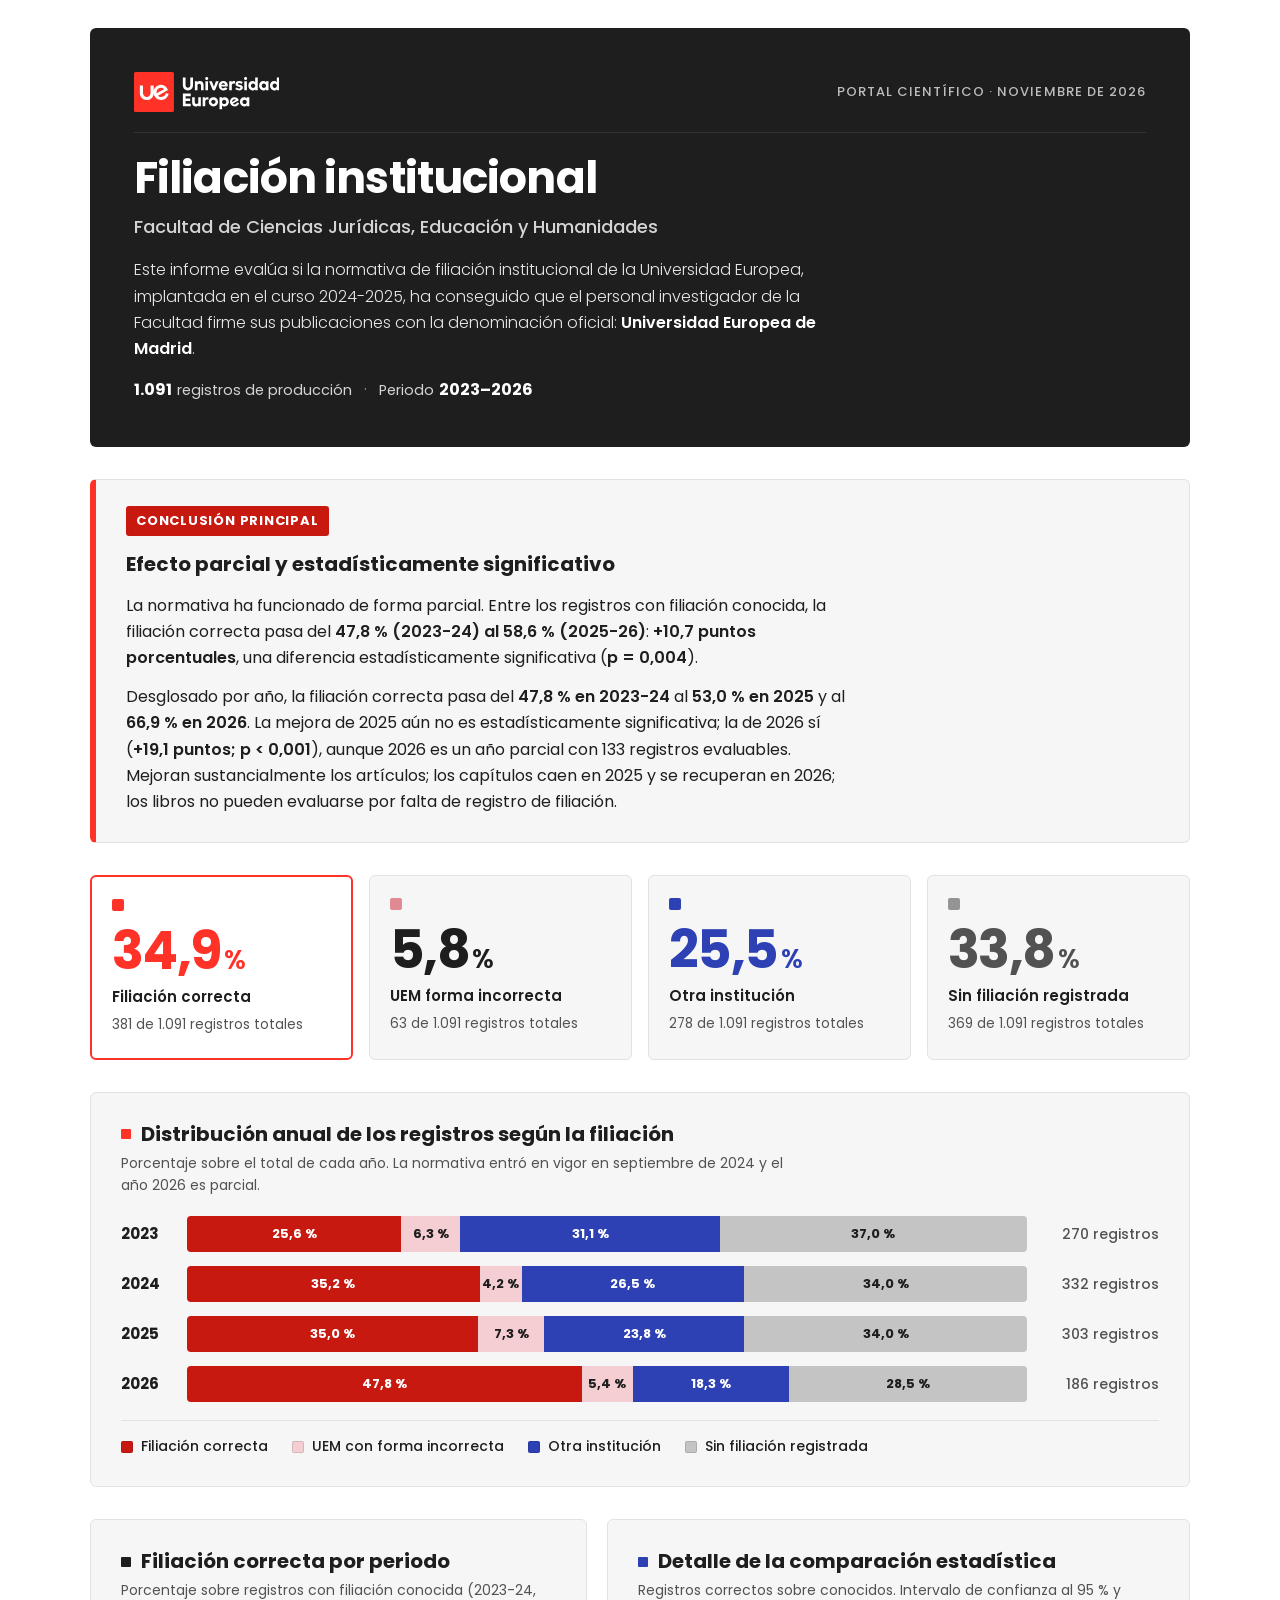
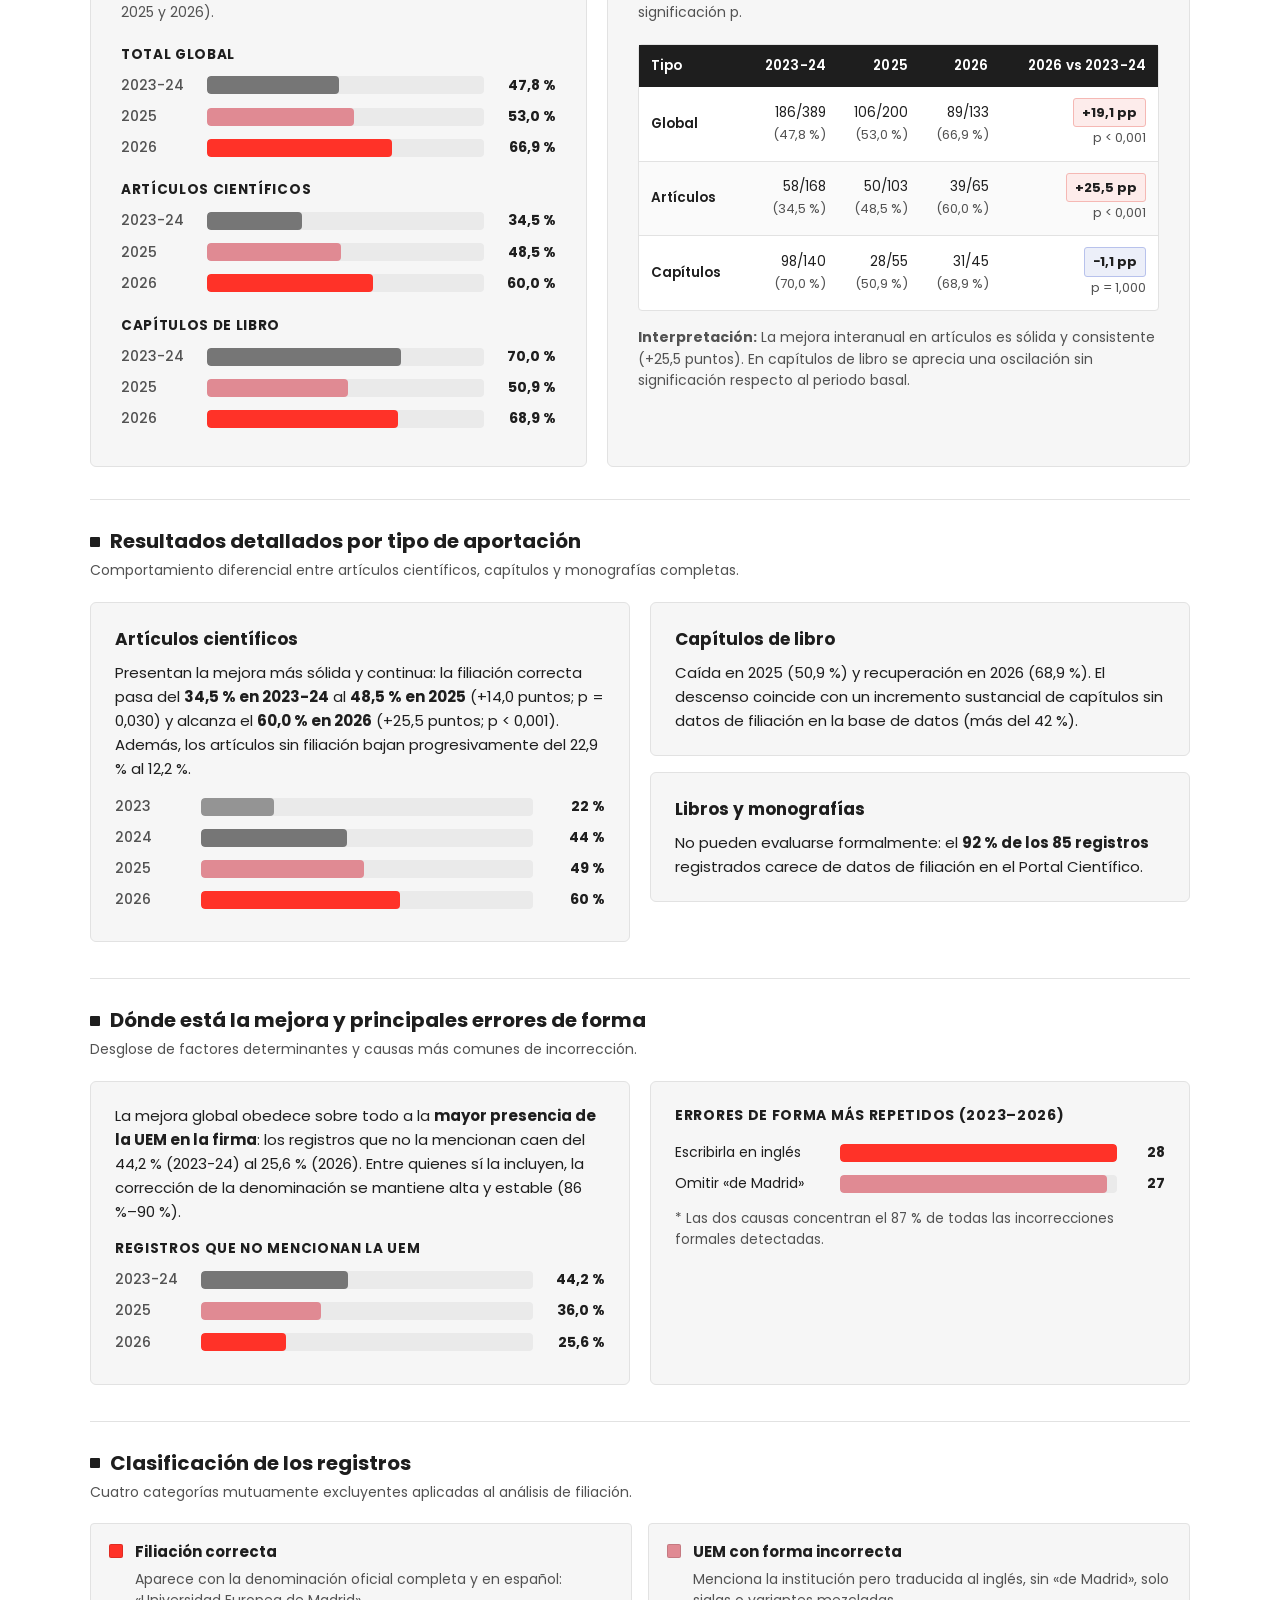
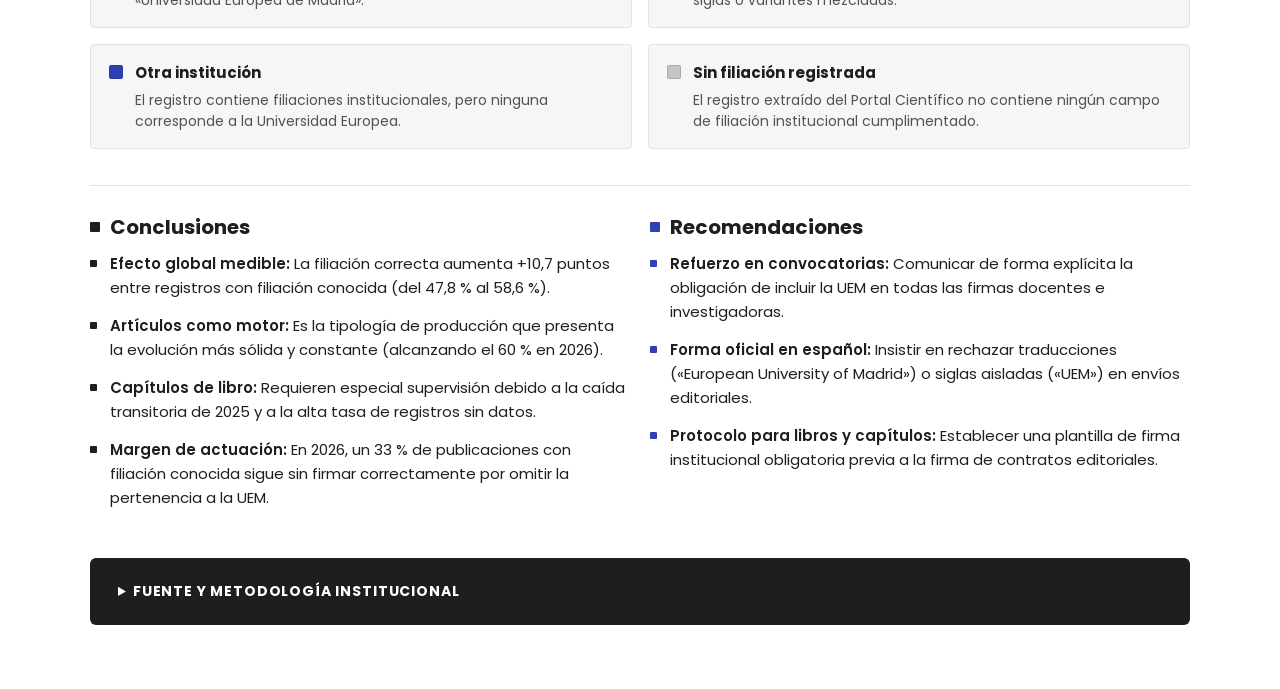
<file: filiacion/index.html>
<!DOCTYPE html>
<html lang="es">
<head>
<meta charset="utf-8">
<meta name="viewport" content="width=device-width, initial-scale=1, viewport-fit=cover">
<title>Informe de Filiación Institucional · Universidad Europea de Madrid</title>
<link rel="preconnect" href="https://fonts.googleapis.com">
<link rel="preconnect" href="https://fonts.gstatic.com" crossorigin>
<link href="https://fonts.googleapis.com/css2?family=Poppins:wght@300;400;500;600;700;800&display=swap" rel="stylesheet">
<link rel="stylesheet" href="../assets/uem.css">
</head>
<body>

<div class="page-wrap">
  <!-- CABECERA INSTITUCIONAL (ANTRACITA #1E1E1E) -->
  <header class="header-hero">
    <div class="header-top">
      <!-- LOGO OFICIAL VECTORIAL UEM (Extraído en línea con cuadrado #FF3228) -->
      <svg class="logo-svg" viewBox="0 0 378.14 103.96" role="img" aria-label="Universidad Europea">
        <rect width="103.76" height="103.76" rx="4" fill="#FF3228"/>
        <path fill="#FFFFFF" d="M82.51,55.35c-1.48,6.81-6.86,8.73-9.14,9.25c-0.96,0.22-1.93,0.33-2.9,0.33c-3.13,0-6.09-1.18-8.16-3.23l25.82-14.92c-1.21-3.1-2.83-6.1-5.36-8.45c-4.49-4.16-11.02-6.06-17.03-4.64c-3.13,0.74-6.08,2.34-8.49,4.46c-2.07,1.82-3.78,4.06-4.93,6.57c-0.21,0.46-0.41,0.94-0.58,1.42c-0.26,0.72-0.47,1.46-0.63,2.22V34.79h-8.06v19.95c0,5.88-4.23,10.32-9.84,10.32c-5.65,0-9.91-4.44-9.91-10.32V34.79h-8.06v19.95c0,10.49,7.56,18.11,17.97,18.11c9.88,0,17.16-6.91,17.83-16.63c0.59,3.19,1.89,6.32,3.87,9c3.52,4.78,9.34,7.63,15.57,7.630c1.55,0,3.12-0.18,4.65-0.52c7.75-1.75,13.53-7.67,15.16-15.48L82.51,55.35z M58.86,55.02c-0.45-2.22-0.34-4.35,0.32-6.18c0.98-2.69,3.05-4.93,5.54-6.31c4.25-2.36,9.92-1.82,13.16,2.06L58.96,55.52L58.86,55.02z"/>
        <g fill="#FFFFFF">
          <path d="M126.95,34.58V14.15H134v20.43c0,3.71,2.67,6.48,6.19,6.48c3.52,0,6.14-2.76,6.14-6.48V14.15h7.05v20.43c0,7.67-5.62,13.33-13.19,13.33C132.57,47.91,126.95,42.25,126.95,34.58" />
          <path d="M180.9,34.25v13.24h-6.71v-12.1c0-3.24-1.76-5.1-4.52-5.1c-1.86,0-3.71,1.05-4.67,2.67v14.52h-6.71V24.1H165v2.76c1.29-2,3.76-3.24,6.38-3.24C177.29,23.63,180.9,27.68,180.9,34.25" />
          <path d="M192.33,47.49h-6.71V24.1h6.71V47.49z M193.05,16.82c0,2.24-1.86,4.09-4.090,4.09s-4.1-1.86-4.1-4.09c0-2.19,1.86-4.05,4.1-4.05S193.05,14.63,193.05,16.82" />
          <polygon points="210.53,47.49 204.81,47.49 195.1,24.1 202.38,24.1 207.67,38.34 212.86,24.1 220.19,24.1" />
          <path d="M237,33.1c-0.29-2.33-2.43-4.05-4.91-4.05c-2.81,0-4.67,1.52-5.29,4.05H237z M243.53,37.39h-16.81c0.62,3.19,2.81,4.86,6,4.86c2.09,0,4.29-0.95,5.1-2.38l5.24,3.19c-1.71,3.09-5.62,4.9-10.48,4.9c-6.86,0-12.29-5.33-12.29-12.29c0-6.81,5.33-12.05,12.14-12.05c6.33,0,11.29,4.9,11.29,11.14C243.72,35.58,243.67,36.48,243.53,37.39" />
          <path d="M262.67,24.06l-0.38,6.29c-0.9-0.33-2.05-0.52-3-0.52c-1.52,0-3.95,1.24-5.1,3.52v14.14h-6.71V24.1h6.71v2.76c1.14-2,3.67-3.24,5.62-3.24C261,23.63,261.96,23.77,262.67,24.06" />
          <path d="M263.34,45.01l2-4.67c2.19,1.62,5.05,2.48,7.9,2.48c2.1,0,3.43-0.81,3.43-1.9c-0.05-3.57-12.62-0.9-12.71-9.52c-0.05-4.38,3.86-7.76,9.38-7.76c3.29,0,6.57,0.81,8.91,2.67l-1.91,4.86c-1.81-1.38-4.76-2.43-7.29-2.43c-1.71,0-2.86,0.81-2.86,1.86c0.05,3.38,12.71,1.52,12.86,9.91c0,4.33-3.81,7.48-9.24,7.48C269.82,47.96,266.15,47.01,263.34,45.01" />
          <path d="M293.39,47.49h-6.71V24.1h6.71V47.49z M294.1,16.82c0,2.24-1.86,4.09-4.09,4.09c-2.24,0-4.1-1.86-4.1-4.09c0-2.19,1.86-4.05,4.1-4.05C292.25,12.77,294.1,14.63,294.1,16.82" />
          <polygon points="147.48,55.98 147.48,62.74 134.1,62.74 134.1,68.74 146.01,68.74 146.01,75.5 134.1,75.5 134.1,82.55 147.48,82.55 147.48,89.31 127.06,89.31 127.06,55.98" />
          <path d="M173.77,65.93v23.38h-6.71v-2.76c-1.33,2-3.81,3.24-6.38,3.24c-5.91,0-9.52-4.05-9.52-10.67V65.93h6.71v12.1c0,3.24,1.76,5.05,4.52,5.05c1.81,0,3.67-1,4.67-2.62V65.93H173.77z" />
          <path d="M193.68,65.88l-0.38,6.29c-0.9-0.33-2.05-0.52-3-0.52c-1.52,0-3.95,1.24-5.1,3.52v14.14h-6.71V65.93h6.71v2.76c1.14-2,3.67-3.24,5.62-3.24C192.01,65.45,192.96,65.59,193.68,65.88" />
          <path d="M200.78,77.64c0,3.24,2.38,5.71,5.57,5.71c3.14,0,5.57-2.48,5.57-5.71c0-3.33-2.43-5.76-5.57-5.76C203.16,71.88,200.78,74.31,200.78,77.64 M218.49,77.64c0,6.95-5.29,12.14-12.14,12.14c-6.9,0-12.14-5.19-12.14-12.14c0-6.95,5.24-12.19,12.14-12.19C213.2,65.45,218.49,70.69,218.49,77.64" />
          <path d="M235.87,65.45c-2.95,0-5.76,1.33-6.91,3.24v-2.76h-6.71v31.1h6.71V86.55c1.14,1.9,3.95,3.24,6.91,3.24c6.1,0,10.86-5.43,10.86-12.19C246.73,70.83,241.97,65.45,235.87,65.45z M234.35,83.36c-3.19,0-5.57-2.48-5.57-5.71c0-3.33,2.38-5.76,5.57-5.76c3.14,0,5.57,2.43,5.57,5.76C239.92,80.88,237.49,83.36,234.35,83.36z" />
          <path d="M314.96,14.15v12.71c-1.14-1.9-4-3.24-6.9-3.24c-6.1,0-10.91,5.38-10.91,12.14c0,6.76,4.81,12.19,10.91,12.19c2.95,0,5.76-1.33,6.9-3.24v2.76h6.71V14.15H314.96z M309.53,41.53c-3.19,0-5.57-2.48-5.57-5.71c0-3.33,2.38-5.76,5.57-5.76c3.14,0,5.57,2.43,5.57,5.76C315.1,39.06,312.67,41.53,309.53,41.53z" />
          <path d="M342.96,24.1v2.76c-1.14-1.9-4-3.24-6.9-3.24c-6.1,0-10.91,5.38-10.91,12.14c0,6.76,4.81,12.19,10.91,12.19c2.95,0,5.76-1.33,6.9-3.24v2.76h6.71V24.1H342.96z M337.54,41.53c-3.19,0-5.57-2.48-5.57-5.71c0-3.33,2.38-5.76,5.57-5.76c3.14,0,5.57,2.43,5.57,5.76C343.11,39.06,340.68,41.53,337.54,41.53z" />
          <path d="M371.2,14.15v12.71c-1.14-1.9-4-3.24-6.9-3.24c-6.1,0-10.91,5.38-10.91,12.14c0,6.76,4.81,12.19,10.91,12.19c2.95,0,5.76-1.33,6.9-3.24v2.76h6.71V14.15H371.2z M365.77,41.51c-3.19,0-5.57-2.48-5.57-5.71c0-3.33,2.38-5.76,5.57-5.76c3.14,0,5.57,2.43,5.57,5.76C371.35,39.03,368.92,41.51,365.77,41.51z" />
          <path d="M293.02,65.93v2.76c-1.14-1.9-4-3.24-6.9-3.24c-6.1,0-10.91,5.38-10.91,12.14c0,6.76,4.81,12.19,10.91,12.19c2.95,0,5.76-1.33,6.9-3.24v2.76h6.71V65.93H293.02z M287.59,83.36c-3.19,0-5.57-2.48-5.57-5.71c0-3.33,2.38-5.76,5.57-5.76c3.14,0,5.57,2.43,5.57,5.76C293.16,80.88,290.73,83.36,287.59,83.36z" />
          <path d="M267.67,79.42c-0.7,2.88-3.38,4.86-6.39,4.86c-1.75,0-3.29-0.67-4.41-1.79l10.65-6.15c0,0,0,0,0,0.01l5.02-2.91c-1.61-4.78-5.96-8.03-11.26-8.03c-6.79,0-11.94,5.25-11.94,12.23s5.15,12.18,11.94,12.18c5.76,0,10.64-3.75,11.87-9.21L267.67,79.42z M254.94,77.63c0-3.87,2.71-6.7,6.35-6.7c1.51,0,2.88,0.51,3.95,1.38l-10.29,5.65C254.95,77.86,254.94,77.75,254.94,77.63z" />
        </g>
      </svg>
      <div class="header-meta">Portal Científico · Noviembre de 2026</div>
    </div>

    <div class="hero-body">
      <h1>Filiación institucional</h1>
      <div class="hero-faculty">Facultad de Ciencias Jurídicas, Educación y Humanidades</div>
      <p class="hero-lead">
        Este informe evalúa si la normativa de filiación institucional de la Universidad Europea, implantada en el curso 2024-2025, ha conseguido que el personal investigador de la Facultad firme sus publicaciones con la denominación oficial: <b>Universidad Europea de Madrid</b>.
      </p>
      <div class="hero-meta-summary">
        <span class="meta-item"><b>1.091</b> registros de producción</span>
        <span class="meta-sep">·</span>
        <span class="meta-item">Periodo <b>2023–2026</b></span>
      </div>
    </div>
  </header>

  <!-- CONCLUSIÓN PRINCIPAL (Callout con acento Rojo UEM y ancho de lectura óptimo) -->
  <section class="callout-box">
    <span class="callout-tag">Conclusión principal</span>
    <h2>Efecto parcial y estadísticamente significativo</h2>
    <p>
      La normativa ha funcionado de forma parcial. Entre los registros con filiación conocida, la filiación correcta pasa del <b>47,8 % (2023-24) al 58,6 % (2025-26)</b>: <b>+10,7 puntos porcentuales</b>, una diferencia estadísticamente significativa (<b>p = 0,004</b>).
    </p>
    <p>
      Desglosado por año, la filiación correcta pasa del <b>47,8 % en 2023-24</b> al <b>53,0 % en 2025</b> y al <b>66,9 % en 2026</b>. La mejora de 2025 aún no es estadísticamente significativa; la de 2026 sí (<b>+19,1 puntos; p &lt; 0,001</b>), aunque 2026 es un año parcial con 133 registros evaluables. Mejoran sustancialmente los artículos; los capítulos caen en 2025 y se recuperan en 2026; los libros no pueden evaluarse por falta de registro de filiación.
    </p>
  </section>

  <!-- RETÍCULA MODULAR DE CIFRAS CLAVE (48-60 pt) -->
  <section>
    <div class="kpi-grid">
      <!-- KPI 1: FILIACIÓN CORRECTA (Acento Rojo UEM #FF3228) -->
      <div class="kpi-card highlight">
        <div class="kpi-square sq-red"></div>
        <div class="number">34,9<span class="unit">%</span></div>
        <div class="label">Filiación correcta</div>
        <div class="sub">381 de 1.091 registros totales</div>
      </div>

      <!-- KPI 2: UEM FORMA INCORRECTA -->
      <div class="kpi-card">
        <div class="kpi-square sq-rose"></div>
        <div class="number">5,8<span class="unit">%</span></div>
        <div class="label">UEM forma incorrecta</div>
        <div class="sub">63 de 1.091 registros totales</div>
      </div>

      <!-- KPI 3: OTRA INSTITUCIÓN (Azul Real UEM #2D41B4) -->
      <div class="kpi-card">
        <div class="kpi-square sq-blue"></div>
        <div class="number num-blue">25,5<span class="unit">%</span></div>
        <div class="label">Otra institución</div>
        <div class="sub">278 de 1.091 registros totales</div>
      </div>

      <!-- KPI 4: SIN FILIACIÓN REGISTRADA -->
      <div class="kpi-card">
        <div class="kpi-square sq-gray"></div>
        <div class="number num-muted">33,8<span class="unit">%</span></div>
        <div class="label">Sin filiación registrada</div>
        <div class="sub">369 de 1.091 registros totales</div>
      </div>
    </div>
  </section>

  <!-- DISTRIBUCIÓN ANUAL DE LOS REGISTROS (Barras apiladas modulares con los 4 tramos etiquetados) -->
  <section class="card-section">
    <h2 class="section-title"><span class="square-mark mark-red"></span> Distribución anual de los registros según la filiación</h2>
    <p class="section-subtitle">Porcentaje sobre el total de cada año. La normativa entró en vigor en septiembre de 2024 y el año 2026 es parcial.</p>

    <!-- 2023 -->
    <div class="year-stack-row">
      <span class="year-label">2023</span>
      <div class="year-bar-track">
        <span class="seg-red" style="flex:69;" title="Filiación correcta: 69 (25,6 %)">25,6 %</span>
        <span class="seg-rose" style="flex:17;" title="UEM forma incorrecta: 17 (6,3 %)">6,3 %</span>
        <span class="seg-blue" style="flex:84;" title="Otra institución: 84 (31,1 %)">31,1 %</span>
        <span class="seg-gray" style="flex:100;" title="Sin filiación: 100 (37,0 %)">37,0 %</span>
      </div>
      <span class="year-total">270 registros</span>
    </div>

    <!-- 2024 -->
    <div class="year-stack-row">
      <span class="year-label">2024</span>
      <div class="year-bar-track">
        <span class="seg-red" style="flex:117;" title="Filiación correcta: 117 (35,2 %)">35,2 %</span>
        <span class="seg-rose" style="flex:14;" title="UEM forma incorrecta: 14 (4,2 %)">4,2 %</span>
        <span class="seg-blue" style="flex:88;" title="Otra institución: 88 (26,5 %)">26,5 %</span>
        <span class="seg-gray" style="flex:113;" title="Sin filiación: 113 (34,0 %)">34,0 %</span>
      </div>
      <span class="year-total">332 registros</span>
    </div>

    <!-- 2025 -->
    <div class="year-stack-row">
      <span class="year-label">2025</span>
      <div class="year-bar-track">
        <span class="seg-red" style="flex:106;" title="Filiación correcta: 106 (35,0 %)">35,0 %</span>
        <span class="seg-rose" style="flex:22;" title="UEM forma incorrecta: 22 (7,3 %)">7,3 %</span>
        <span class="seg-blue" style="flex:72;" title="Otra institución: 72 (23,8 %)">23,8 %</span>
        <span class="seg-gray" style="flex:103;" title="Sin filiación: 103 (34,0 %)">34,0 %</span>
      </div>
      <span class="year-total">303 registros</span>
    </div>

    <!-- 2026 -->
    <div class="year-stack-row">
      <span class="year-label">2026</span>
      <div class="year-bar-track">
        <span class="seg-red" style="flex:89;" title="Filiación correcta: 89 (47,8 %)">47,8 %</span>
        <span class="seg-rose" style="flex:10;" title="UEM forma incorrecta: 10 (5,4 %)">5,4 %</span>
        <span class="seg-blue" style="flex:34;" title="Otra institución: 34 (18,3 %)">18,3 %</span>
        <span class="seg-gray" style="flex:53;" title="Sin filiación: 53 (28,5 %)">28,5 %</span>
      </div>
      <span class="year-total">186 registros</span>
    </div>

    <!-- Leyenda -->
    <div class="legend-grid">
      <div class="legend-item"><div class="legend-box" style="background: var(--color-red-accessible);"></div> Filiación correcta</div>
      <div class="legend-item"><div class="legend-box" style="background: #F4CED2;"></div> UEM con forma incorrecta</div>
      <div class="legend-item"><div class="legend-box" style="background: var(--color-blue);"></div> Otra institución</div>
      <div class="legend-item"><div class="legend-box" style="background: var(--color-bar-unregistered);"></div> Sin filiación registrada</div>
    </div>
  </section>

  <!-- COMPARATIVA Y TABLA ESTADÍSTICA (GRID 2 COLUMNAS) -->
  <div class="grid-2 grid-comp-table">

    <!-- Tarjeta de Evolución por periodos -->
    <section class="card-section">
      <h2 class="section-title"><span class="square-mark"></span> Filiación correcta por periodo</h2>
      <p class="section-subtitle">Porcentaje sobre registros con filiación conocida (2023-24, 2025 y 2026).</p>

      <!-- Global -->
      <div class="comp-group">
        <div class="comp-group-label">Total Global</div>
        <div class="comp-row">
          <span class="comp-year">2023-24</span>
          <div class="comp-track"><div class="comp-fill fill-base" style="width: 47.8%;"></div></div>
          <span class="comp-val">47,8 %</span>
        </div>
        <div class="comp-row">
          <span class="comp-year">2025</span>
          <div class="comp-track"><div class="comp-fill fill-mid" style="width: 53.0%;"></div></div>
          <span class="comp-val">53,0 %</span>
        </div>
        <div class="comp-row">
          <span class="comp-year">2026</span>
          <div class="comp-track"><div class="comp-fill fill-top" style="width: 66.9%;"></div></div>
          <span class="comp-val">66,9 %</span>
        </div>
      </div>

      <!-- Artículos -->
      <div class="comp-group">
        <div class="comp-group-label">Artículos científicos</div>
        <div class="comp-row">
          <span class="comp-year">2023-24</span>
          <div class="comp-track"><div class="comp-fill fill-base" style="width: 34.5%;"></div></div>
          <span class="comp-val">34,5 %</span>
        </div>
        <div class="comp-row">
          <span class="comp-year">2025</span>
          <div class="comp-track"><div class="comp-fill fill-mid" style="width: 48.5%;"></div></div>
          <span class="comp-val">48,5 %</span>
        </div>
        <div class="comp-row">
          <span class="comp-year">2026</span>
          <div class="comp-track"><div class="comp-fill fill-top" style="width: 60.0%;"></div></div>
          <span class="comp-val">60,0 %</span>
        </div>
      </div>

      <!-- Capítulos -->
      <div class="comp-group">
        <div class="comp-group-label">Capítulos de libro</div>
        <div class="comp-row">
          <span class="comp-year">2023-24</span>
          <div class="comp-track"><div class="comp-fill fill-base" style="width: 70.0%;"></div></div>
          <span class="comp-val">70,0 %</span>
        </div>
        <div class="comp-row">
          <span class="comp-year">2025</span>
          <div class="comp-track"><div class="comp-fill fill-mid" style="width: 50.9%;"></div></div>
          <span class="comp-val">50,9 %</span>
        </div>
        <div class="comp-row">
          <span class="comp-year">2026</span>
          <div class="comp-track"><div class="comp-fill fill-top" style="width: 68.9%;"></div></div>
          <span class="comp-val">68,9 %</span>
        </div>
      </div>
    </section>

    <!-- Tabla Estadística de Rigor (Azul Real #2D41B4) -->
    <section class="card-section">
      <h2 class="section-title"><span class="square-mark mark-blue"></span> Detalle de la comparación estadística</h2>
      <p class="section-subtitle">Registros correctos sobre conocidos. Intervalo de confianza al 95 % y significación p.</p>

      <div class="table-container">
        <table class="uem-table">
          <thead>
            <tr>
              <th>Tipo</th>
              <th>2023-24</th>
              <th>2025</th>
              <th>2026</th>
              <th>2026 vs 2023-24</th>
            </tr>
          </thead>
          <tbody>
            <tr>
              <td>Global</td>
              <td>186/389<br><small>(47,8 %)</small></td>
              <td>106/200<br><small>(53,0 %)</small></td>
              <td>89/133<br><small>(66,9 %)</small></td>
              <td><span class="table-badge red">+19,1 pp</span><br><small>p &lt; 0,001</small></td>
            </tr>
            <tr>
              <td>Artículos</td>
              <td>58/168<br><small>(34,5 %)</small></td>
              <td>50/103<br><small>(48,5 %)</small></td>
              <td>39/65<br><small>(60,0 %)</small></td>
              <td><span class="table-badge red">+25,5 pp</span><br><small>p &lt; 0,001</small></td>
            </tr>
            <tr>
              <td>Capítulos</td>
              <td>98/140<br><small>(70,0 %)</small></td>
              <td>28/55<br><small>(50,9 %)</small></td>
              <td>31/45<br><small>(68,9 %)</small></td>
              <td><span class="table-badge blue">−1,1 pp</span><br><small>p = 1,000</small></td>
            </tr>
          </tbody>
        </table>
      </div>

      <div class="table-note">
        <strong>Interpretación:</strong> La mejora interanual en artículos es sólida y consistente (+25,5 puntos). En capítulos de libro se aprecia una oscilación sin significación respecto al periodo basal.
      </div>
    </section>

  </div>

  <!-- RESULTADOS POR TIPO DE APORTACIÓN (Sección limpia sin doble caja) -->
  <section class="section-open">
    <h2 class="section-title"><span class="square-mark"></span> Resultados detallados por tipo de aportación</h2>
    <p class="section-subtitle">Comportamiento diferencial entre artículos científicos, capítulos y monografías completas.</p>

    <div class="grid-2">
      <!-- Artículos -->
      <div class="detail-box">
        <h3>Artículos científicos</h3>
        <p>
          Presentan la mejora más sólida y continua: la filiación correcta pasa del <b>34,5 % en 2023-24</b> al <b>48,5 % en 2025</b> (+14,0 puntos; p = 0,030) y alcanza el <b>60,0 % en 2026</b> (+25,5 puntos; p &lt; 0,001). Además, los artículos sin filiación bajan progresivamente del 22,9 % al 12,2 %.
        </p>
        <div>
          <div class="comp-row"><span class="comp-year">2023</span><div class="comp-track"><div class="comp-fill fill-prev" style="width:22%;"></div></div><span class="comp-val">22 %</span></div>
          <div class="comp-row"><span class="comp-year">2024</span><div class="comp-track"><div class="comp-fill fill-base" style="width:44%;"></div></div><span class="comp-val">44 %</span></div>
          <div class="comp-row"><span class="comp-year">2025</span><div class="comp-track"><div class="comp-fill fill-mid" style="width:49%;"></div></div><span class="comp-val">49 %</span></div>
          <div class="comp-row"><span class="comp-year">2026</span><div class="comp-track"><div class="comp-fill fill-top" style="width:60%;"></div></div><span class="comp-val">60 %</span></div>
        </div>
      </div>

      <!-- Capítulos y Libros -->
      <div class="detail-stack">
        <div class="detail-box">
          <h3>Capítulos de libro</h3>
          <p>
            Caída en 2025 (50,9 %) y recuperación en 2026 (68,9 %). El descenso coincide con un incremento sustancial de capítulos sin datos de filiación en la base de datos (más del 42 %).
          </p>
        </div>

        <div class="detail-box">
          <h3>Libros y monografías</h3>
          <p>
            No pueden evaluarse formalmente: el <b>92 % de los 85 registros</b> registrados carece de datos de filiación en el Portal Científico.
          </p>
        </div>
      </div>
    </div>
  </section>

  <!-- ANÁLISIS DE MEJORA Y ERRORES FRECUENTES (Sección limpia sin doble caja) -->
  <section class="section-open">
    <h2 class="section-title"><span class="square-mark"></span> Dónde está la mejora y principales errores de forma</h2>
    <p class="section-subtitle">Desglose de factores determinantes y causas más comunes de incorrección.</p>

    <div class="grid-2">
      <div class="detail-box">
        <p>
          La mejora global obedece sobre todo a la <b>mayor presencia de la UEM en la firma</b>: los registros que no la mencionan caen del 44,2 % (2023-24) al 25,6 % (2026). Entre quienes sí la incluyen, la corrección de la denominación se mantiene alta y estable (86 %–90 %).
        </p>
        <div class="comp-group">
          <div class="comp-group-label">Registros que NO mencionan la UEM</div>
          <div class="comp-row"><span class="comp-year">2023-24</span><div class="comp-track"><div class="comp-fill fill-base" style="width:44.2%;"></div></div><span class="comp-val">44,2 %</span></div>
          <div class="comp-row"><span class="comp-year">2025</span><div class="comp-track"><div class="comp-fill fill-mid" style="width:36.0%;"></div></div><span class="comp-val">36,0 %</span></div>
          <div class="comp-row"><span class="comp-year">2026</span><div class="comp-track"><div class="comp-fill fill-top" style="width:25.6%;"></div></div><span class="comp-val">25,6 %</span></div>
        </div>
      </div>

      <div class="detail-box">
        <h4>Errores de forma más repetidos (2023–2026)</h4>
        <div>
          <div class="comp-row wide-label">
            <span>Escribirla en inglés</span>
            <div class="comp-track"><div class="comp-fill fill-top" style="width:100%;"></div></div>
            <span class="comp-val">28</span>
          </div>
          <div class="comp-row wide-label">
            <span>Omitir «de Madrid»</span>
            <div class="comp-track"><div class="comp-fill fill-mid" style="width:96.4%;"></div></div>
            <span class="comp-val">27</span>
          </div>
        </div>
        <div class="detail-footnote">
          * Las dos causas concentran el 87 % de todas las incorrecciones formales detectadas.
        </div>
      </div>
    </div>
  </section>

  <!-- CLASIFICACIÓN MODULAR DE CRITERIOS (Sección limpia, tarjetas solo en los 4 ítems) -->
  <section class="section-open">
    <h2 class="section-title"><span class="square-mark"></span> Clasificación de los registros</h2>
    <p class="section-subtitle">Cuatro categorías mutuamente excluyentes aplicadas al análisis de filiación.</p>

    <div class="defs-grid">
      <div class="def-item">
        <div class="def-color-box" style="background: var(--color-red);"></div>
        <div class="def-content">
          <h4>Filiación correcta</h4>
          <p>Aparece con la denominación oficial completa y en español: «Universidad Europea de Madrid».</p>
        </div>
      </div>

      <div class="def-item">
        <div class="def-color-box" style="background: var(--color-rose);"></div>
        <div class="def-content">
          <h4>UEM con forma incorrecta</h4>
          <p>Menciona la institución pero traducida al inglés, sin «de Madrid», solo siglas o variantes mezcladas.</p>
        </div>
      </div>

      <div class="def-item">
        <div class="def-color-box" style="background: var(--color-blue);"></div>
        <div class="def-content">
          <h4>Otra institución</h4>
          <p>El registro contiene filiaciones institucionales, pero ninguna corresponde a la Universidad Europea.</p>
        </div>
      </div>

      <div class="def-item">
        <div class="def-color-box" style="background: var(--color-bar-unregistered);"></div>
        <div class="def-content">
          <h4>Sin filiación registrada</h4>
          <p>El registro extraído del Portal Científico no contiene ningún campo de filiación institucional cumplimentado.</p>
        </div>
      </div>
    </div>
  </section>

  <!-- CONCLUSIONES Y RECOMENDACIONES (Secciones de texto sin cajas pesadas) -->
  <section class="section-open">
    <div class="grid-2">
      <!-- Conclusiones -->
      <div>
        <h2 class="section-title"><span class="square-mark"></span> Conclusiones</h2>
        <ul class="points-list">
          <li><strong>Efecto global medible:</strong> La filiación correcta aumenta +10,7 puntos entre registros con filiación conocida (del 47,8 % al 58,6 %).</li>
          <li><strong>Artículos como motor:</strong> Es la tipología de producción que presenta la evolución más sólida y constante (alcanzando el 60 % en 2026).</li>
          <li><strong>Capítulos de libro:</strong> Requieren especial supervisión debido a la caída transitoria de 2025 y a la alta tasa de registros sin datos.</li>
          <li><strong>Margen de actuación:</strong> En 2026, un 33 % de publicaciones con filiación conocida sigue sin firmar correctamente por omitir la pertenencia a la UEM.</li>
        </ul>
      </div>

      <!-- Recomendaciones -->
      <div>
        <h2 class="section-title"><span class="square-mark mark-blue"></span> Recomendaciones</h2>
        <ul class="points-list blue">
          <li><strong>Refuerzo en convocatorias:</strong> Comunicar de forma explícita la obligación de incluir la UEM en todas las firmas docentes e investigadoras.</li>
          <li><strong>Forma oficial en español:</strong> Insistir en rechazar traducciones («European University of Madrid») o siglas aisladas («UEM») en envíos editoriales.</li>
          <li><strong>Protocolo para libros y capítulos:</strong> Establecer una plantilla de firma institucional obligatoria previa a la firma de contratos editoriales.</li>
        </ul>
      </div>
    </div>
  </section>

  <!-- CIERRE Y METODOLOGÍA PLEGABLE UNIFICADO (ANTRACITA #1E1E1E) -->
  <details class="foot">
    <summary>Fuente y metodología institucional</summary>
    <ul>
      <li><strong>Fuente de extracción:</strong> Portal Científico de la Universidad Europea de Madrid. Se analizan 1.091 registros de producción científica de la Facultad de Ciencias Jurídicas, Educación y Humanidades publicados entre 2023 y 2026 (412 artículos, 418 capítulos de libro, 130 congresos, 85 libros y 46 aportaciones misceláneas). El año 2026 está en curso.</li>
      <li><strong>Criterio normativo:</strong> Según la directriz de filiación, la forma oficial exigida es «Universidad Europea de Madrid», sin traducir, abreviar ni usar siglas. En casos con múltiples firmas UEM, solo computa como correcta si todas se ajustan a la norma.</li>
      <li><strong>Contraste estadístico:</strong> Prueba exacta de Fisher y cálculo de diferencia de proporciones con intervalo de confianza al 95 % mediante método híbrido de Newcombe.</li>
    </ul>

    <div class="footer-bottom-bar">
      <span>Universidad Europea de Madrid · Portal Científico</span>
      <span>Documento de evaluación interna · Noviembre 2026</span>
    </div>
  </details>

</div>

</body>
</html>
</file>
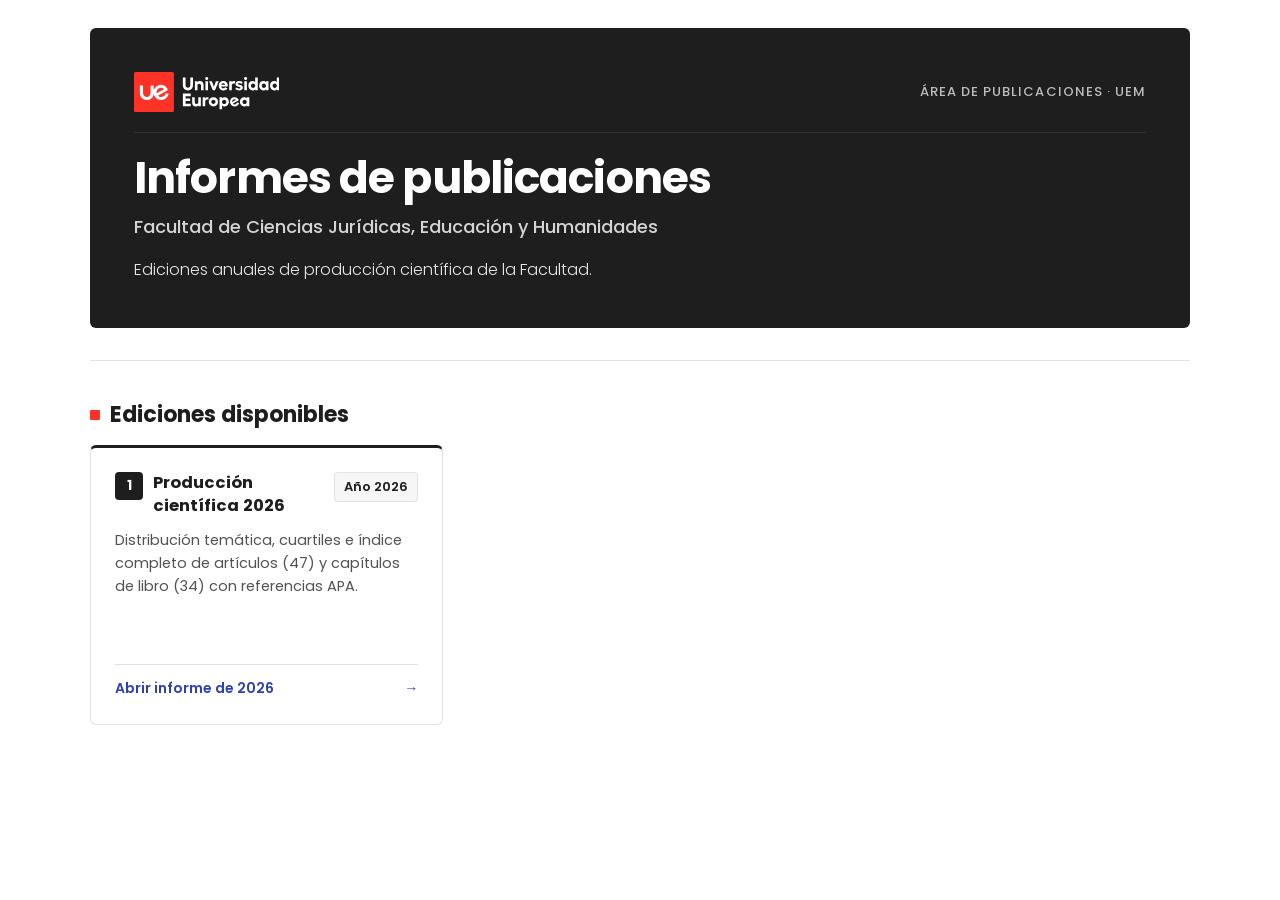
<file: publicaciones/index.html>
<!DOCTYPE html>
<html lang="es">
<head>
<meta charset="utf-8">
<meta name="viewport" content="width=device-width, initial-scale=1, viewport-fit=cover">
<title>Publicaciones · Facultad de Ciencias Jurídicas, Educación y Humanidades · UEM</title>
<link rel="preconnect" href="https://fonts.googleapis.com">
<link rel="preconnect" href="https://fonts.gstatic.com" crossorigin>
<link href="https://fonts.googleapis.com/css2?family=Poppins:wght@300;400;500;600;700;800&display=swap" rel="stylesheet">
<link rel="stylesheet" href="../assets/uem.css">
</head>
<body>

<div class="page-wrap">
  <header class="header-hero">
    <div class="header-top">
      <svg class="logo-svg" viewBox="0 0 378.14 103.96" role="img" aria-label="Universidad Europea">
        <rect width="103.76" height="103.76" rx="4" fill="#FF3228"/>
        <path fill="#FFFFFF" d="M82.51,55.35c-1.48,6.81-6.86,8.73-9.14,9.25c-0.96,0.22-1.93,0.33-2.9,0.33c-3.13,0-6.09-1.18-8.16-3.23l25.82-14.92c-1.21-3.1-2.83-6.1-5.36-8.45c-4.49-4.16-11.02-6.06-17.03-4.64c-3.13,0.74-6.08,2.34-8.49,4.46c-2.07,1.82-3.78,4.06-4.93,6.57c-0.21,0.46-0.41,0.94-0.58,1.42c-0.26,0.72-0.47,1.46-0.63,2.22V34.79h-8.06v19.95c0,5.88-4.23,10.32-9.84,10.32c-5.65,0-9.91-4.44-9.91-10.32V34.79h-8.06v19.95c0,10.49,7.56,18.11,17.97,18.11c9.88,0,17.16-6.91,17.83-16.63c0.59,3.19,1.89,6.32,3.87,9c3.52,4.78,9.34,7.63,15.57,7.630c1.55,0,3.12-0.18,4.65-0.52c7.75-1.75,13.53-7.67,15.16-15.48L82.51,55.35z M58.86,55.02c-0.45-2.22-0.34-4.35,0.32-6.18c0.98-2.69,3.05-4.93,5.54-6.31c4.25-2.36,9.92-1.82,13.16,2.06L58.96,55.52L58.86,55.02z"/>
        <g fill="#FFFFFF">
          <path d="M126.95,34.58V14.15H134v20.43c0,3.71,2.67,6.48,6.19,6.48c3.52,0,6.14-2.76,6.14-6.48V14.15h7.05v20.43c0,7.67-5.62,13.33-13.19,13.33C132.57,47.91,126.95,42.25,126.95,34.58" />
          <path d="M180.9,34.25v13.24h-6.71v-12.1c0-3.24-1.76-5.1-4.52-5.1c-1.86,0-3.71,1.05-4.67,2.67v14.52h-6.71V24.1H165v2.76c1.29-2,3.76-3.24,6.38-3.24C177.29,23.63,180.9,27.68,180.9,34.25" />
          <path d="M192.33,47.49h-6.71V24.1h6.71V47.49z M193.05,16.82c0,2.24-1.86,4.09-4.090,4.09s-4.1-1.86-4.1-4.09c0-2.19,1.86-4.05,4.1-4.05S193.05,14.63,193.05,16.82" />
          <polygon points="210.53,47.49 204.81,47.49 195.1,24.1 202.38,24.1 207.67,38.34 212.86,24.1 220.19,24.1" />
          <path d="M237,33.1c-0.29-2.33-2.43-4.05-4.91-4.05c-2.81,0-4.67,1.52-5.29,4.05H237z M243.53,37.39h-16.81c0.62,3.19,2.81,4.86,6,4.86c2.09,0,4.29-0.95,5.1-2.38l5.24,3.19c-1.71,3.09-5.62,4.9-10.48,4.9c-6.86,0-12.29-5.33-12.29-12.29c0-6.81,5.33-12.05,12.14-12.05c6.33,0,11.29,4.9,11.29,11.14C243.72,35.58,243.67,36.48,243.53,37.39" />
          <path d="M262.67,24.06l-0.38,6.29c-0.9-0.33-2.05-0.52-3-0.52c-1.52,0-3.95,1.24-5.1,3.52v14.14h-6.71V24.1h6.71v2.76c1.14-2,3.67-3.24,5.62-3.24C261,23.63,261.96,23.77,262.67,24.06" />
          <path d="M263.34,45.01l2-4.67c2.19,1.62,5.05,2.48,7.9,2.48c2.1,0,3.43-0.81,3.43-1.9c-0.05-3.57-12.62-0.9-12.71-9.52c-0.05-4.38,3.86-7.76,9.38-7.76c3.29,0,6.57,0.81,8.91,2.67l-1.91,4.86c-1.81-1.38-4.76-2.43-7.29-2.43c-1.71,0-2.86,0.81-2.86,1.86c0.05,3.38,12.71,1.52,12.86,9.91c0,4.33-3.81,7.48-9.24,7.48C269.82,47.96,266.15,47.01,263.34,45.01" />
          <path d="M293.39,47.49h-6.71V24.1h6.71V47.49z M294.1,16.82c0,2.24-1.86,4.09-4.09,4.09c-2.24,0-4.1-1.86-4.1-4.09c0-2.19,1.86-4.05,4.1-4.05C292.25,12.77,294.1,14.63,294.1,16.82" />
          <polygon points="147.48,55.98 147.48,62.74 134.1,62.74 134.1,68.74 146.01,68.74 146.01,75.5 134.1,75.5 134.1,82.55 147.48,82.55 147.48,89.31 127.06,89.31 127.06,55.98" />
          <path d="M173.77,65.93v23.38h-6.71v-2.76c-1.33,2-3.81,3.24-6.38,3.24c-5.91,0-9.52-4.05-9.52-10.67V65.93h6.71v12.1c0,3.24,1.76,5.05,4.52,5.05c1.81,0,3.67-1,4.67-2.62V65.93H173.77z" />
          <path d="M193.68,65.88l-0.38,6.29c-0.9-0.33-2.05-0.52-3-0.52c-1.52,0-3.95,1.24-5.1,3.52v14.14h-6.71V65.93h6.71v2.76c1.14-2,3.67-3.24,5.62-3.24C192.01,65.45,192.96,65.59,193.68,65.88" />
          <path d="M200.78,77.64c0,3.24,2.38,5.71,5.57,5.71c3.14,0,5.57-2.48,5.57-5.71c0-3.33-2.43-5.76-5.57-5.76C203.16,71.88,200.78,74.31,200.78,77.64 M218.49,77.64c0,6.95-5.29,12.14-12.14,12.14c-6.9,0-12.14-5.19-12.14-12.14c0-6.95,5.24-12.19,12.14-12.19C213.2,65.45,218.49,70.69,218.49,77.64" />
          <path d="M235.87,65.45c-2.95,0-5.76,1.33-6.91,3.24v-2.76h-6.71v31.1h6.71V86.55c1.14,1.9,3.95,3.24,6.91,3.24c6.1,0,10.86-5.43,10.86-12.19C246.73,70.83,241.97,65.45,235.87,65.45z M234.35,83.36c-3.19,0-5.57-2.48-5.57-5.71c0-3.33,2.38-5.76,5.57-5.76c3.14,0,5.57,2.43,5.57,5.76C239.92,80.88,237.49,83.36,234.35,83.36z" />
          <path d="M314.96,14.15v12.71c-1.14-1.9-4-3.24-6.9-3.24c-6.1,0-10.91,5.38-10.91,12.14c0,6.76,4.81,12.19,10.91,12.19c2.95,0,5.76-1.33,6.9-3.24v2.76h6.71V14.15H314.96z M309.53,41.53c-3.19,0-5.57-2.48-5.57-5.71c0-3.33,2.38-5.76,5.57-5.76c3.14,0,5.57,2.43,5.57,5.76C315.1,39.06,312.67,41.53,309.53,41.53z" />
          <path d="M342.96,24.1v2.76c-1.14-1.9-4-3.24-6.9-3.24c-6.1,0-10.91,5.38-10.91,12.14c0,6.76,4.81,12.19,10.91,12.19c2.95,0,5.76-1.33,6.9-3.24v2.76h6.71V24.1H342.96z M337.54,41.53c-3.19,0-5.57-2.48-5.57-5.71c0-3.33,2.38-5.76,5.57-5.76c3.14,0,5.57,2.43,5.57,5.76C343.11,39.06,340.68,41.53,337.54,41.53z" />
          <path d="M371.2,14.15v12.71c-1.14-1.9-4-3.24-6.9-3.24c-6.1,0-10.91,5.38-10.91,12.14c0,6.76,4.81,12.19,10.91,12.19c2.95,0,5.76-1.33,6.9-3.24v2.76h6.71V14.15H371.2z M365.77,41.51c-3.19,0-5.57-2.48-5.57-5.71c0-3.33,2.38-5.76,5.57-5.76c3.14,0,5.57,2.43,5.57,5.76C371.35,39.03,368.92,41.51,365.77,41.51z" />
          <path d="M293.02,65.93v2.76c-1.14-1.9-4-3.24-6.9-3.24c-6.1,0-10.91,5.38-10.91,12.14c0,6.76,4.81,12.19,10.91,12.19c2.95,0,5.76-1.33,6.9-3.24v2.76h6.71V65.93H293.02z M287.59,83.36c-3.19,0-5.57-2.48-5.57-5.71c0-3.33,2.38-5.76,5.57-5.76c3.14,0,5.57,2.43,5.57,5.76C293.16,80.88,290.73,83.36,287.59,83.36z" />
          <path d="M267.67,79.42c-0.7,2.88-3.38,4.86-6.39,4.86c-1.75,0-3.29-0.67-4.41-1.79l10.65-6.15c0,0,0,0,0,0.01l5.02-2.91c-1.61-4.78-5.96-8.03-11.26-8.03c-6.79,0-11.94,5.25-11.94,12.23s5.15,12.18,11.94,12.18c5.76,0,10.64-3.75,11.87-9.21L267.67,79.42z M254.94,77.63c0-3.87,2.71-6.7,6.35-6.7c1.51,0,2.88,0.51,3.95,1.38l-10.29,5.65C254.95,77.86,254.94,77.75,254.94,77.63z" />
        </g>
      </svg>
      <div class="header-meta">Área de Publicaciones · UEM</div>
    </div>

    <div class="hero-body">
      <h1>Informes de publicaciones</h1>
      <div class="hero-faculty">Facultad de Ciencias Jurídicas, Educación y Humanidades</div>
      <p class="hero-lead">Ediciones anuales de producción científica de la Facultad.</p>
    </div>
  </header>

  <section class="section-open">
    <h2 class="sec">Ediciones disponibles</h2>
    <div class="cards cards-uniform">
      <article class="tc">
        <div class="tc-h">
          <span class="tc-num">1</span>
          <h3>Producción científica 2026</h3>
          <span class="pill">Año 2026</span>
        </div>
        <p class="idea">Distribución temática, cuartiles e índice completo de artículos (47) y capítulos de libro (34) con referencias APA.</p>
        <a class="portal-link" href="2026/">
          <span>Abrir informe de 2026</span>
          <span class="portal-link-arrow" aria-hidden="true">→</span>
        </a>
      </article>
    </div>
  </section>
</div>

</body>
</html>
</file>
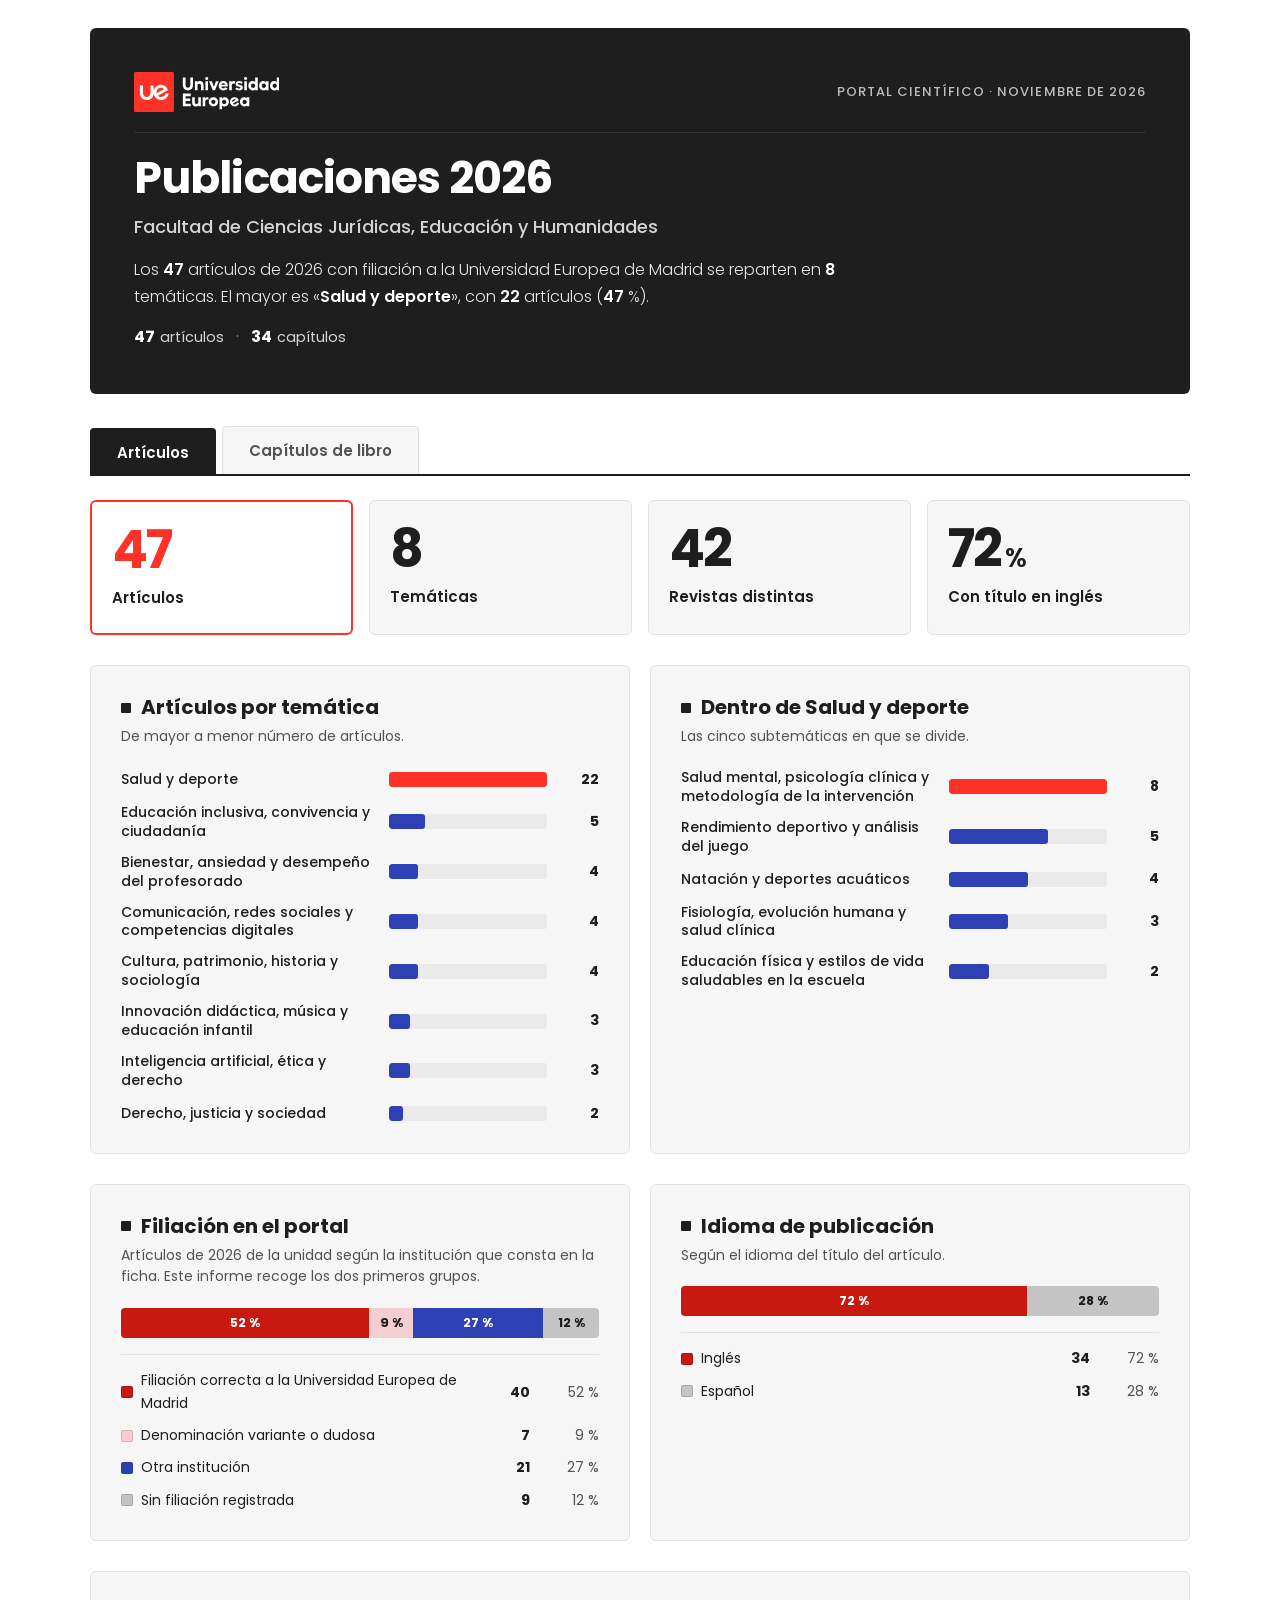
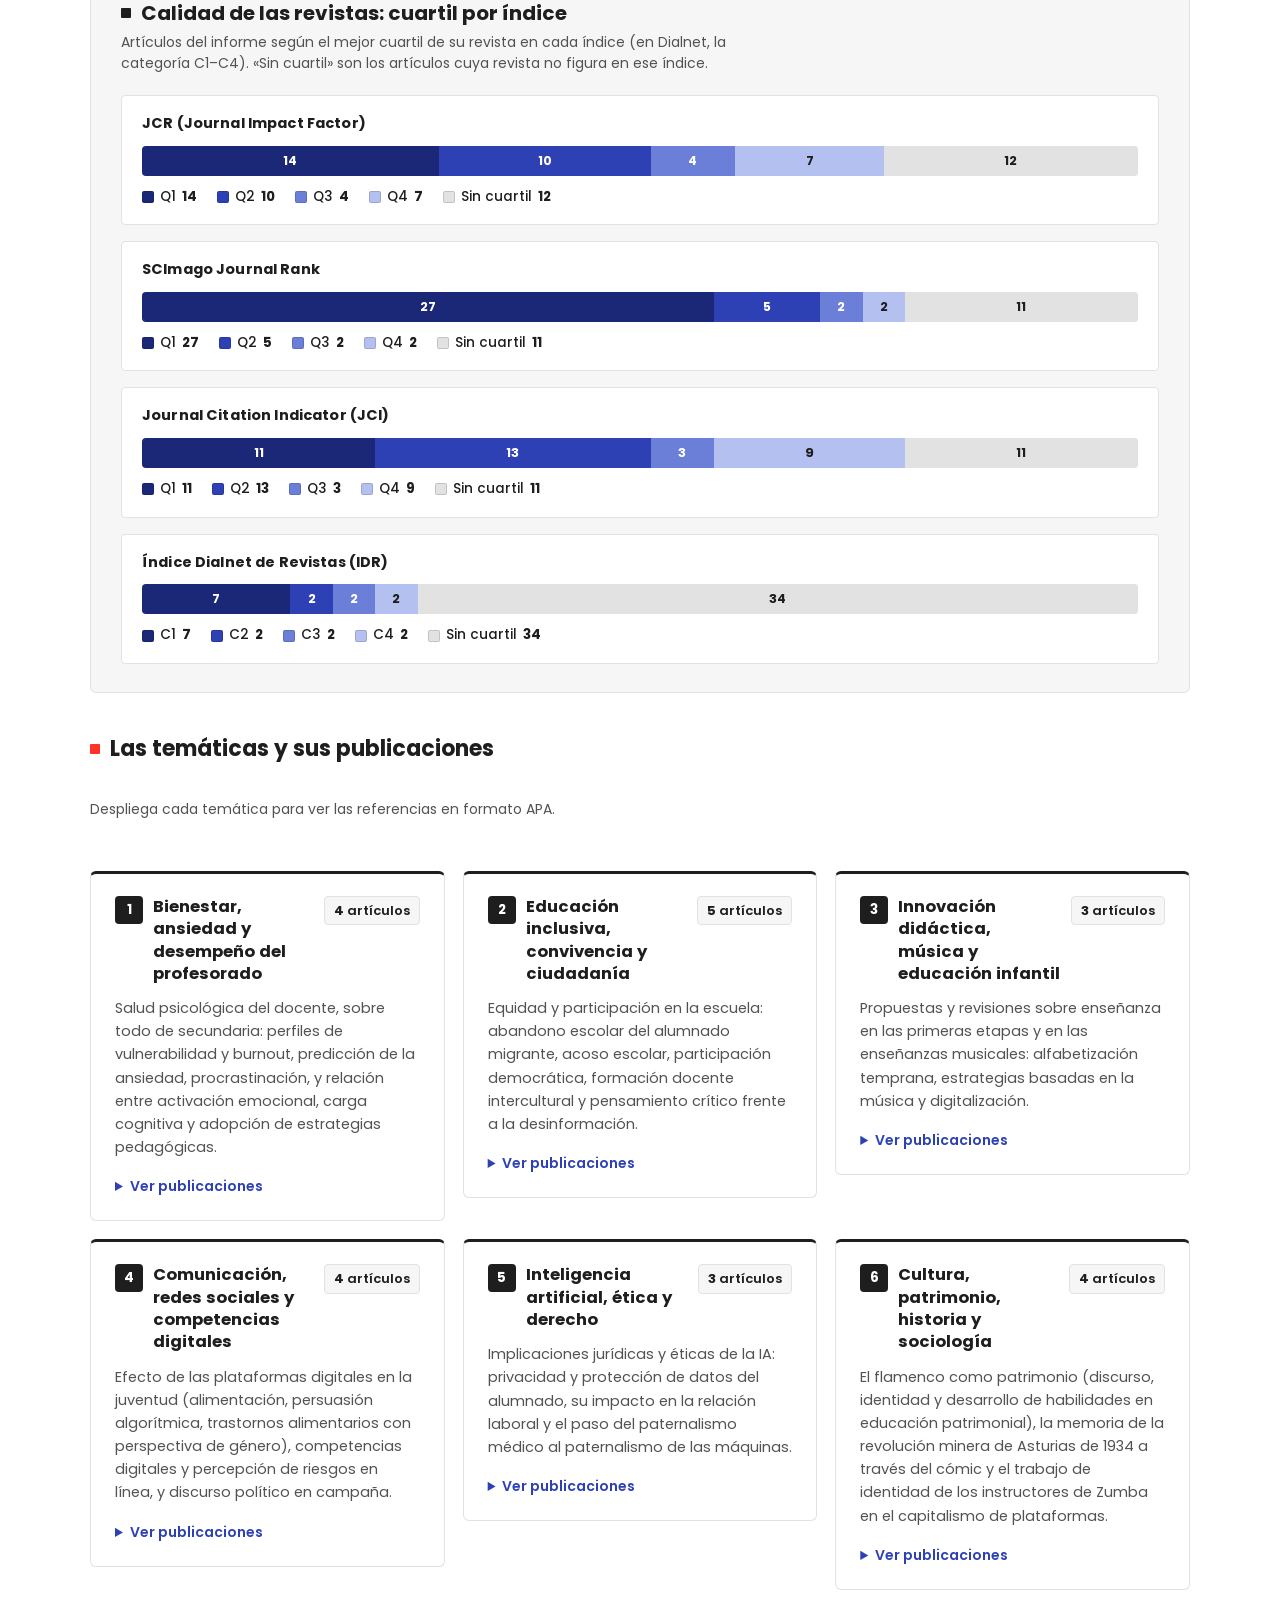
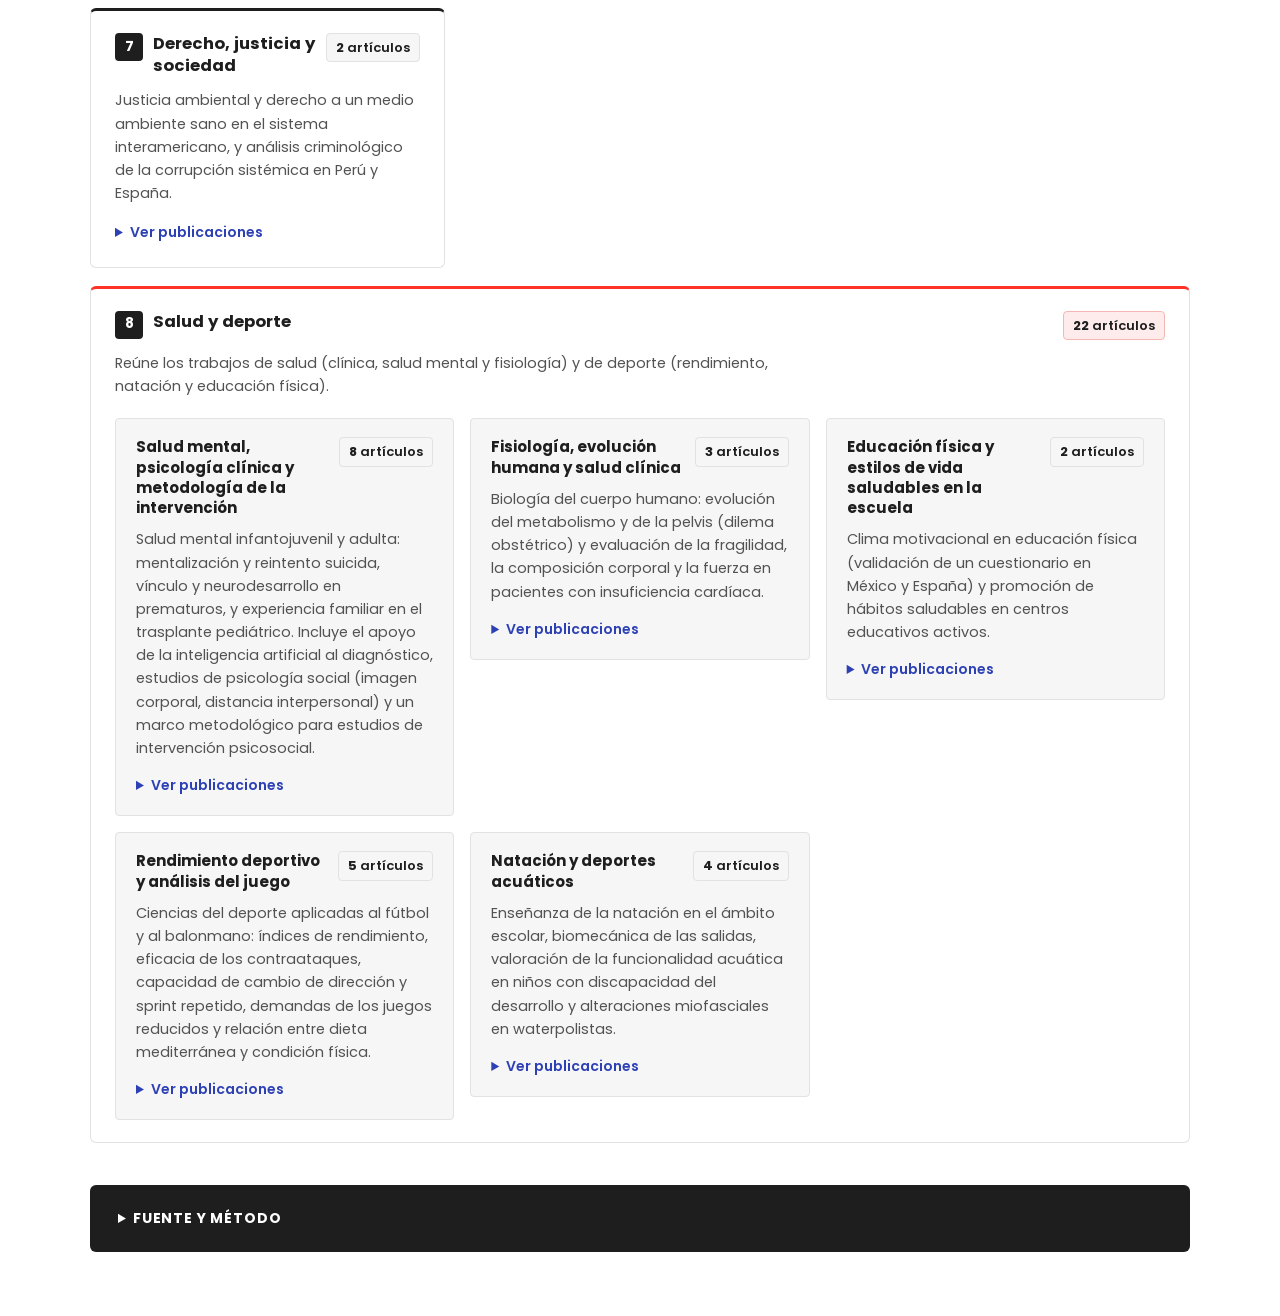
<file: publicaciones/2026/index.html>
<!DOCTYPE html>
<html lang="es">
<head>
<meta charset="utf-8">
<meta name="viewport" content="width=device-width, initial-scale=1, viewport-fit=cover">
<title>Publicaciones 2026 · Facultad de Ciencias Jurídicas, Educación y Humanidades · Universidad Europea</title>
<link rel="preconnect" href="https://fonts.googleapis.com">
<link rel="preconnect" href="https://fonts.gstatic.com" crossorigin>
<link href="https://fonts.googleapis.com/css2?family=Poppins:wght@300;400;500;600;700;800&display=swap" rel="stylesheet">
<link rel="stylesheet" href="../../assets/uem.css">
</head>
<body>

<div class="inf">
  <!-- CABECERA INSTITUCIONAL (ANTRACITA #1E1E1E) -->
  <header class="inf-hero">
    <div class="header-top">
      <!-- LOGO OFICIAL VECTORIAL UEM (Extraído en línea con cuadrado #FF3228) -->
      <svg class="logo-svg" viewBox="0 0 378.14 103.96" role="img" aria-label="Universidad Europea">
        <rect width="103.76" height="103.76" rx="4" fill="#FF3228"/>
        <path fill="#FFFFFF" d="M82.51,55.35c-1.48,6.81-6.86,8.73-9.14,9.25c-0.96,0.22-1.93,0.33-2.9,0.33c-3.13,0-6.09-1.18-8.16-3.23l25.82-14.92c-1.21-3.1-2.83-6.1-5.36-8.45c-4.49-4.16-11.02-6.06-17.03-4.64c-3.13,0.74-6.08,2.34-8.49,4.46c-2.07,1.82-3.78,4.06-4.93,6.57c-0.21,0.46-0.41,0.94-0.58,1.42c-0.26,0.72-0.47,1.46-0.63,2.22V34.79h-8.06v19.95c0,5.88-4.23,10.32-9.84,10.32c-5.65,0-9.91-4.44-9.91-10.32V34.79h-8.06v19.95c0,10.49,7.56,18.11,17.97,18.11c9.88,0,17.16-6.91,17.83-16.63c0.59,3.19,1.89,6.32,3.87,9c3.52,4.78,9.34,7.63,15.57,7.630c1.55,0,3.12-0.18,4.65-0.52c7.75-1.75,13.53-7.67,15.16-15.48L82.51,55.35z M58.86,55.02c-0.45-2.22-0.34-4.35,0.32-6.18c0.98-2.69,3.05-4.93,5.54-6.31c4.25-2.36,9.92-1.82,13.16,2.06L58.96,55.52L58.86,55.02z"/>
        <g fill="#FFFFFF">
          <path d="M126.95,34.58V14.15H134v20.43c0,3.71,2.67,6.48,6.19,6.48c3.52,0,6.14-2.76,6.14-6.48V14.15h7.05v20.43c0,7.67-5.62,13.33-13.19,13.33C132.57,47.91,126.95,42.25,126.95,34.58" />
          <path d="M180.9,34.25v13.24h-6.71v-12.1c0-3.24-1.76-5.1-4.52-5.1c-1.86,0-3.71,1.05-4.67,2.67v14.52h-6.71V24.1H165v2.76c1.29-2,3.76-3.24,6.38-3.24C177.29,23.63,180.9,27.68,180.9,34.25" />
          <path d="M192.33,47.49h-6.71V24.1h6.71V47.49z M193.05,16.82c0,2.24-1.86,4.09-4.090,4.09s-4.1-1.86-4.1-4.09c0-2.19,1.86-4.05,4.1-4.05S193.05,14.63,193.05,16.82" />
          <polygon points="210.53,47.49 204.81,47.49 195.1,24.1 202.38,24.1 207.67,38.34 212.86,24.1 220.19,24.1" />
          <path d="M237,33.1c-0.29-2.33-2.43-4.05-4.91-4.05c-2.81,0-4.67,1.52-5.29,4.05H237z M243.53,37.39h-16.81c0.62,3.19,2.81,4.86,6,4.86c2.09,0,4.29-0.95,5.1-2.38l5.24,3.19c-1.71,3.09-5.62,4.9-10.48,4.9c-6.86,0-12.29-5.33-12.29-12.29c0-6.81,5.33-12.05,12.14-12.05c6.33,0,11.29,4.9,11.29,11.14C243.72,35.58,243.67,36.48,243.53,37.39" />
          <path d="M262.67,24.06l-0.38,6.29c-0.9-0.33-2.05-0.52-3-0.52c-1.52,0-3.95,1.24-5.1,3.52v14.14h-6.71V24.1h6.71v2.76c1.14-2,3.67-3.24,5.62-3.24C261,23.63,261.96,23.77,262.67,24.06" />
          <path d="M263.34,45.01l2-4.67c2.19,1.62,5.05,2.48,7.9,2.48c2.1,0,3.43-0.81,3.43-1.9c-0.05-3.57-12.62-0.9-12.71-9.52c-0.05-4.38,3.86-7.76,9.38-7.76c3.29,0,6.57,0.81,8.91,2.67l-1.91,4.86c-1.81-1.38-4.76-2.43-7.29-2.43c-1.71,0-2.86,0.81-2.86,1.86c0.05,3.38,12.71,1.52,12.86,9.91c0,4.33-3.81,7.48-9.24,7.48C269.82,47.96,266.15,47.01,263.34,45.01" />
          <path d="M293.39,47.49h-6.71V24.1h6.71V47.49z M294.1,16.82c0,2.24-1.86,4.09-4.09,4.09c-2.24,0-4.1-1.86-4.1-4.09c0-2.19,1.86-4.05,4.1-4.05C292.25,12.77,294.1,14.63,294.1,16.82" />
          <polygon points="147.48,55.98 147.48,62.74 134.1,62.74 134.1,68.74 146.01,68.74 146.01,75.5 134.1,75.5 134.1,82.55 147.48,82.55 147.48,89.31 127.06,89.31 127.06,55.98" />
          <path d="M173.77,65.93v23.38h-6.71v-2.76c-1.33,2-3.81,3.24-6.38,3.24c-5.91,0-9.52-4.05-9.52-10.67V65.93h6.71v12.1c0,3.24,1.76,5.05,4.52,5.05c1.81,0,3.67-1,4.67-2.62V65.93H173.77z" />
          <path d="M193.68,65.88l-0.38,6.29c-0.9-0.33-2.05-0.52-3-0.52c-1.52,0-3.95,1.24-5.1,3.52v14.14h-6.71V65.93h6.71v2.76c1.14-2,3.67-3.24,5.62-3.24C192.01,65.45,192.96,65.59,193.68,65.88" />
          <path d="M200.78,77.64c0,3.24,2.38,5.71,5.57,5.71c3.14,0,5.57-2.48,5.57-5.71c0-3.33-2.43-5.76-5.57-5.76C203.16,71.88,200.78,74.31,200.78,77.64 M218.49,77.64c0,6.95-5.29,12.14-12.14,12.14c-6.9,0-12.14-5.19-12.14-12.14c0-6.95,5.24-12.19,12.14-12.19C213.2,65.45,218.49,70.69,218.49,77.64" />
          <path d="M235.87,65.45c-2.95,0-5.76,1.33-6.91,3.24v-2.76h-6.71v31.1h6.71V86.55c1.14,1.9,3.95,3.24,6.91,3.24c6.1,0,10.86-5.43,10.86-12.19C246.73,70.83,241.97,65.45,235.87,65.45z M234.35,83.36c-3.19,0-5.57-2.48-5.57-5.71c0-3.33,2.38-5.76,5.57-5.76c3.14,0,5.57,2.43,5.57,5.76C239.92,80.88,237.49,83.36,234.35,83.36z" />
          <path d="M314.96,14.15v12.71c-1.14-1.9-4-3.24-6.9-3.24c-6.1,0-10.91,5.38-10.91,12.14c0,6.76,4.81,12.19,10.91,12.19c2.95,0,5.76-1.33,6.9-3.24v2.76h6.71V14.15H314.96z M309.53,41.53c-3.19,0-5.57-2.48-5.57-5.71c0-3.33,2.38-5.76,5.57-5.76c3.14,0,5.57,2.43,5.57,5.76C315.1,39.06,312.67,41.53,309.53,41.53z" />
          <path d="M342.96,24.1v2.76c-1.14-1.9-4-3.24-6.9-3.24c-6.1,0-10.91,5.38-10.91,12.14c0,6.76,4.81,12.19,10.91,12.19c2.95,0,5.76-1.33,6.9-3.24v2.76h6.71V24.1H342.96z M337.54,41.53c-3.19,0-5.57-2.48-5.57-5.71c0-3.33,2.38-5.76,5.57-5.76c3.14,0,5.57,2.43,5.57,5.76C343.11,39.06,340.68,41.53,337.54,41.53z" />
          <path d="M371.2,14.15v12.71c-1.14-1.9-4-3.24-6.9-3.24c-6.1,0-10.91,5.38-10.91,12.14c0,6.76,4.81,12.19,10.91,12.19c2.95,0,5.76-1.33,6.9-3.24v2.76h6.71V14.15H371.2z M365.77,41.51c-3.19,0-5.57-2.48-5.57-5.71c0-3.33,2.38-5.76,5.57-5.76c3.14,0,5.57,2.43,5.57,5.76C371.35,39.03,368.92,41.51,365.77,41.51z" />
          <path d="M293.02,65.93v2.76c-1.14-1.9-4-3.24-6.9-3.24c-6.1,0-10.91,5.38-10.91,12.14c0,6.76,4.81,12.19,10.91,12.19c2.95,0,5.76-1.33,6.9-3.24v2.76h6.71V65.93H293.02z M287.59,83.36c-3.19,0-5.57-2.48-5.57-5.71c0-3.33,2.38-5.76,5.57-5.76c3.14,0,5.57,2.43,5.57,5.76C293.16,80.88,290.73,83.36,287.59,83.36z" />
          <path d="M267.67,79.42c-0.7,2.88-3.38,4.86-6.39,4.86c-1.75,0-3.29-0.67-4.41-1.79l10.65-6.15c0,0,0,0,0,0.01l5.02-2.91c-1.61-4.78-5.96-8.03-11.26-8.03c-6.79,0-11.94,5.25-11.94,12.23s5.15,12.18,11.94,12.18c5.76,0,10.64-3.75,11.87-9.21L267.67,79.42z M254.94,77.63c0-3.87,2.71-6.7,6.35-6.7c1.51,0,2.88,0.51,3.95,1.38l-10.29,5.65C254.95,77.86,254.94,77.75,254.94,77.63z" />
        </g>
      </svg>
      <div class="header-meta">Portal Científico · Noviembre de 2026</div>
    </div>

    <div class="hero-body">
      <h1>Publicaciones 2026</h1>
      <div class="inf-fac">Facultad de Ciencias Jurídicas, Educación y Humanidades</div>
      <p class="inf-lead" id="lead-art">Los <b>47</b> artículos de 2026 con filiación a la Universidad Europea de Madrid se reparten en <b>8</b> temáticas. El mayor es «<b>Salud y deporte</b>», con <b>22</b> artículos (<b>47</b> %).</p>
      <p class="inf-lead" id="lead-cap" hidden>Los <b>34</b> capítulos de libro de 2026 se reparten en <b>5</b> temáticas. Las mayores son «<b>Innovación docente y competencias en educación superior</b>» y «<b>Comunicación, cultura y sociedad</b>», con <b>8</b> capítulos cada una (<b>24</b> %).</p>
      <div class="hero-meta-summary">
        <span class="meta-item"><b>47</b> artículos</span>
        <span class="meta-sep">·</span>
        <span class="meta-item"><b>34</b> capítulos</span>
      </div>
    </div>
  </header>

<nav class="tabs" role="tablist"><button type="button" role="tab" data-tab="art" aria-selected="true">Artículos</button><button type="button" role="tab" data-tab="cap" aria-selected="false">Capítulos de libro</button></nav>
<div class="pn" id="panel-art">
<section class="tiles"><div class="tile"><b class="n">47</b><p>Artículos</p></div><div class="tile"><b class="n">8</b><p>Temáticas</p></div><div class="tile"><b class="n">42</b><p>Revistas distintas</p></div><div class="tile"><b class="n">72<span class="u">%</span></b><p>Con título en inglés</p></div></section>
<section class="grid2"><div class="card"><h2>Artículos por temática</h2><p class="note">De mayor a menor número de artículos.</p><div class="bars"><div class="bar top" title="Salud y deporte: 22 artículos (47 % del total)"><span class="lbl">Salud y deporte</span><span class="trk"><span class="fill" style="width:100.0%"></span></span><span class="val">22</span></div><div class="bar" title="Educación inclusiva, convivencia y ciudadanía: 5 artículos (11 % del total)"><span class="lbl">Educación inclusiva, convivencia y ciudadanía</span><span class="trk"><span class="fill" style="width:22.7%"></span></span><span class="val">5</span></div><div class="bar" title="Bienestar, ansiedad y desempeño del profesorado: 4 artículos (9 % del total)"><span class="lbl">Bienestar, ansiedad y desempeño del profesorado</span><span class="trk"><span class="fill" style="width:18.2%"></span></span><span class="val">4</span></div><div class="bar" title="Comunicación, redes sociales y competencias digitales: 4 artículos (9 % del total)"><span class="lbl">Comunicación, redes sociales y competencias digitales</span><span class="trk"><span class="fill" style="width:18.2%"></span></span><span class="val">4</span></div><div class="bar" title="Cultura, patrimonio, historia y sociología: 4 artículos (9 % del total)"><span class="lbl">Cultura, patrimonio, historia y sociología</span><span class="trk"><span class="fill" style="width:18.2%"></span></span><span class="val">4</span></div><div class="bar" title="Innovación didáctica, música y educación infantil: 3 artículos (6 % del total)"><span class="lbl">Innovación didáctica, música y educación infantil</span><span class="trk"><span class="fill" style="width:13.6%"></span></span><span class="val">3</span></div><div class="bar" title="Inteligencia artificial, ética y derecho: 3 artículos (6 % del total)"><span class="lbl">Inteligencia artificial, ética y derecho</span><span class="trk"><span class="fill" style="width:13.6%"></span></span><span class="val">3</span></div><div class="bar" title="Derecho, justicia y sociedad: 2 artículos (4 % del total)"><span class="lbl">Derecho, justicia y sociedad</span><span class="trk"><span class="fill" style="width:9.1%"></span></span><span class="val">2</span></div></div></div>
<div class="card"><h2>Dentro de Salud y deporte</h2><p class="note">Las cinco subtemáticas en que se divide.</p><div class="bars"><div class="bar top" title="Salud mental, psicología clínica y metodología de la intervención: 8 artículos (17 % del total)"><span class="lbl">Salud mental, psicología clínica y metodología de la intervención</span><span class="trk"><span class="fill" style="width:100.0%"></span></span><span class="val">8</span></div><div class="bar" title="Rendimiento deportivo y análisis del juego: 5 artículos (11 % del total)"><span class="lbl">Rendimiento deportivo y análisis del juego</span><span class="trk"><span class="fill" style="width:62.5%"></span></span><span class="val">5</span></div><div class="bar" title="Natación y deportes acuáticos: 4 artículos (9 % del total)"><span class="lbl">Natación y deportes acuáticos</span><span class="trk"><span class="fill" style="width:50.0%"></span></span><span class="val">4</span></div><div class="bar" title="Fisiología, evolución humana y salud clínica: 3 artículos (6 % del total)"><span class="lbl">Fisiología, evolución humana y salud clínica</span><span class="trk"><span class="fill" style="width:37.5%"></span></span><span class="val">3</span></div><div class="bar" title="Educación física y estilos de vida saludables en la escuela: 2 artículos (4 % del total)"><span class="lbl">Educación física y estilos de vida saludables en la escuela</span><span class="trk"><span class="fill" style="width:25.0%"></span></span><span class="val">2</span></div></div></div></section>
<section class="grid2"><div class="card"><h2>Filiación en el portal</h2><p class="note">Artículos de 2026 de la unidad según la institución que consta en la ficha. Este informe recoge los dos primeros grupos.</p><div class="stk"><span title="Filiación correcta a la Universidad Europea de Madrid: 40" style="flex:40 1 0;background:var(--color-red-accessible)">52 %</span><span title="Denominación variante o dudosa: 7" style="flex:7 1 0;background:#F4CED2;color:#1E1E1E">9 %</span><span title="Otra institución: 21" style="flex:21 1 0;background:var(--color-blue)">27 %</span><span title="Sin filiación registrada: 9" style="flex:9 1 0;background:var(--color-bar-unregistered);color:#1E1E1E">12 %</span></div><div class="legend"><div><i class="sw" style="background:var(--color-red-accessible)"></i><span>Filiación correcta a la Universidad Europea de Madrid</span><b class="v">40</b><span class="p">52 %</span></div><div><i class="sw" style="background:#F4CED2"></i><span>Denominación variante o dudosa</span><b class="v">7</b><span class="p">9 %</span></div><div><i class="sw" style="background:var(--color-blue)"></i><span>Otra institución</span><b class="v">21</b><span class="p">27 %</span></div><div><i class="sw" style="background:var(--color-bar-unregistered)"></i><span>Sin filiación registrada</span><b class="v">9</b><span class="p">12 %</span></div></div></div>
<div class="card"><h2>Idioma de publicación</h2><p class="note">Según el idioma del título del artículo.</p><div class="stk"><span title="Inglés: 34" style="flex:34 1 0;background:var(--color-red-accessible)">72 %</span><span title="Español: 13" style="flex:13 1 0;background:var(--color-bar-unregistered);color:#1E1E1E">28 %</span></div><div class="legend"><div><i class="sw" style="background:var(--color-red-accessible)"></i><span>Inglés</span><b class="v">34</b><span class="p">72 %</span></div><div><i class="sw" style="background:var(--color-bar-unregistered)"></i><span>Español</span><b class="v">13</b><span class="p">28 %</span></div></div></div></section>
<section class="card"><h2>Calidad de las revistas: cuartil por índice</h2><p class="note">Artículos del informe según el mejor cuartil de su revista en cada índice (en Dialnet, la categoría C1–C4). «Sin cuartil» son los artículos cuya revista no figura en ese índice.</p><div class="idx"><div class="idx-b"><div class="idx-t">JCR (Journal Impact Factor)</div><div class="stk"><span class="q1-bg" title="JCR (Journal Impact Factor) · Q1: 14" style="flex:14 1 0">14</span><span class="q2-bg" title="JCR (Journal Impact Factor) · Q2: 10" style="flex:10 1 0">10</span><span class="q3-bg" title="JCR (Journal Impact Factor) · Q3: 4" style="flex:4 1 0">4</span><span class="q4-bg" title="JCR (Journal Impact Factor) · Q4: 7" style="flex:7 1 0">7</span><span class="qn-bg" title="JCR (Journal Impact Factor) · Sin cuartil: 12" style="flex:12 1 0">12</span></div><div class="idx-l"><span class="idx-i"><i class="sw q1-bg"></i>Q1 <b>14</b></span><span class="idx-i"><i class="sw q2-bg"></i>Q2 <b>10</b></span><span class="idx-i"><i class="sw q3-bg"></i>Q3 <b>4</b></span><span class="idx-i"><i class="sw q4-bg"></i>Q4 <b>7</b></span><span class="idx-i"><i class="sw qn-bg"></i>Sin cuartil <b>12</b></span></div></div><div class="idx-b"><div class="idx-t">SCImago Journal Rank</div><div class="stk"><span class="q1-bg" title="SCImago Journal Rank · Q1: 27" style="flex:27 1 0">27</span><span class="q2-bg" title="SCImago Journal Rank · Q2: 5" style="flex:5 1 0">5</span><span class="q3-bg" title="SCImago Journal Rank · Q3: 2" style="flex:2 1 0">2</span><span class="q4-bg" title="SCImago Journal Rank · Q4: 2" style="flex:2 1 0">2</span><span class="qn-bg" title="SCImago Journal Rank · Sin cuartil: 11" style="flex:11 1 0">11</span></div><div class="idx-l"><span class="idx-i"><i class="sw q1-bg"></i>Q1 <b>27</b></span><span class="idx-i"><i class="sw q2-bg"></i>Q2 <b>5</b></span><span class="idx-i"><i class="sw q3-bg"></i>Q3 <b>2</b></span><span class="idx-i"><i class="sw q4-bg"></i>Q4 <b>2</b></span><span class="idx-i"><i class="sw qn-bg"></i>Sin cuartil <b>11</b></span></div></div><div class="idx-b"><div class="idx-t">Journal Citation Indicator (JCI)</div><div class="stk"><span class="q1-bg" title="Journal Citation Indicator (JCI) · Q1: 11" style="flex:11 1 0">11</span><span class="q2-bg" title="Journal Citation Indicator (JCI) · Q2: 13" style="flex:13 1 0">13</span><span class="q3-bg" title="Journal Citation Indicator (JCI) · Q3: 3" style="flex:3 1 0">3</span><span class="q4-bg" title="Journal Citation Indicator (JCI) · Q4: 9" style="flex:9 1 0">9</span><span class="qn-bg" title="Journal Citation Indicator (JCI) · Sin cuartil: 11" style="flex:11 1 0">11</span></div><div class="idx-l"><span class="idx-i"><i class="sw q1-bg"></i>Q1 <b>11</b></span><span class="idx-i"><i class="sw q2-bg"></i>Q2 <b>13</b></span><span class="idx-i"><i class="sw q3-bg"></i>Q3 <b>3</b></span><span class="idx-i"><i class="sw q4-bg"></i>Q4 <b>9</b></span><span class="idx-i"><i class="sw qn-bg"></i>Sin cuartil <b>11</b></span></div></div><div class="idx-b"><div class="idx-t">Índice Dialnet de Revistas (IDR)</div><div class="stk"><span class="q1-bg" title="Índice Dialnet de Revistas (IDR) · C1: 7" style="flex:7 1 0">7</span><span class="q2-bg" title="Índice Dialnet de Revistas (IDR) · C2: 2" style="flex:2 1 0">2</span><span class="q3-bg" title="Índice Dialnet de Revistas (IDR) · C3: 2" style="flex:2 1 0">2</span><span class="q4-bg" title="Índice Dialnet de Revistas (IDR) · C4: 2" style="flex:2 1 0">2</span><span class="qn-bg" title="Índice Dialnet de Revistas (IDR) · Sin cuartil: 34" style="flex:34 1 0">34</span></div><div class="idx-l"><span class="idx-i"><i class="sw q1-bg"></i>C1 <b>7</b></span><span class="idx-i"><i class="sw q2-bg"></i>C2 <b>2</b></span><span class="idx-i"><i class="sw q3-bg"></i>C3 <b>2</b></span><span class="idx-i"><i class="sw q4-bg"></i>C4 <b>2</b></span><span class="idx-i"><i class="sw qn-bg"></i>Sin cuartil <b>34</b></span></div></div></div></section>
<h2 class="sec">Las temáticas y sus publicaciones</h2><p class="note">Despliega cada temática para ver las referencias en formato APA.</p>
<div class="cards"><article class="tc"><div class="tc-h"><span class="tc-num">1</span><h3>Bienestar, ansiedad y desempeño del profesorado</h3><span class="pill"><b>4</b> artículos</span></div><p class="idea">Salud psicológica del docente, sobre todo de secundaria: perfiles de vulnerabilidad y burnout, predicción de la ansiedad, procrastinación, y relación entre activación emocional, carga cognitiva y adopción de estrategias pedagógicas.</p><details><summary>Ver publicaciones</summary><ul class="refs"><li>Cortés Vázquez, M., &amp; Villan Rodríguez, A. (2026). Emotional activation, cognitive load, and engagement: Neuropsychological correlates in teachers” adoption of pedagogical strategies. <i>Cuadernos de Neuropsicología</i>, <i>20</i>(1), 30-46.</li><li>Di Petrillo, E., González-Bernal, J. J., Villanova, M., Caggiano, V., Gutiérrez-Caballero, J. M., Blázquez-Gutiérrez, L., Blázquez-Manzano, A., &amp; Rodríguez-Fernández, P. (2026). Why do teachers procrastinate? The role of fear of negative evaluation and intolerance of uncertainty. <i>Frontiers in Psychology</i>, <i>17</i>. <a href="https://doi.org/10.3389/FPSYG.2026.1881258" target="_blank" rel="noopener noreferrer">https://doi.org/10.3389/FPSYG.2026.1881258</a></li><li>Rodríguez-Fernández, P., Di Petrillo, E., Villanova, M., Caggiano, V., Gutiérrez-Caballero, J. M., Blázquez-Gutiérrez, L., Blázquez-Manzano, A., &amp; González-Bernal, J. J. (2026). Beyond burnout: Psychological vulnerability profiles in secondary school teachers. <i>Acta Psychologica</i>, <i>270</i>. <a href="https://doi.org/10.1016/J.ACTPSY.2026.107777" target="_blank" rel="noopener noreferrer">https://doi.org/10.1016/J.ACTPSY.2026.107777</a></li><li>Rodríguez Fernández, P., Di Petrillo, E., Villanova, M., Caggiano, V., Gutiérrez Caballero, J. M., Blázquez Gutiérrez, L., Blázquez Manzano, A., &amp; González Bernal, J. (2026). Predicting anxiety in secondary school teachers: a transdiagnostic approach. <i>EJIHPE: European Journal of Investigation in Health, Psychology and Education</i>, <i>16</i>(8), 112. <a href="https://doi.org/10.3390/EJIHPE16080112" target="_blank" rel="noopener noreferrer">https://doi.org/10.3390/EJIHPE16080112</a></li></ul></details></article><article class="tc"><div class="tc-h"><span class="tc-num">2</span><h3>Educación inclusiva, convivencia y ciudadanía</h3><span class="pill"><b>5</b> artículos</span></div><p class="idea">Equidad y participación en la escuela: abandono escolar del alumnado migrante, acoso escolar, participación democrática, formación docente intercultural y pensamiento crítico frente a la desinformación.</p><details><summary>Ver publicaciones</summary><ul class="refs"><li>Alger Barrio, I., &amp; Cortés Vázquez, M. (2026). El abandono escolar temprano en población migrante en el contexto educativo español: una revisión sistemática de factores, estrategias y políticas educativas actuales. <i>Foro de Educación</i>, <i>24</i>(2), 118-141.</li><li>Arsuaga Méndez, A., Cordero Verdugo, R., Pinto Tortosa, A. J., &amp; Vilches Fuentes, G. (2026). Trabajando el pensamiento crítico como respuesta a la manipulación, los bulos y las presiones sociales: propuesta educativa desde el aula universitaria. <i>UNES: Universidad, escuela y sociedad</i>, <i>21</i>. <a href="https://doi.org/10.30827/UNES.I21.34526" target="_blank" rel="noopener noreferrer">https://doi.org/10.30827/UNES.I21.34526</a></li><li>Sánchez Domínguez, C., Lores Gómez, B., Ruiz Lázaro, J., &amp; Martínez Requejo, S. (2026). The role of the school as a space for democratic participation: Systematic review (2019-2025). <i>Espacio, Tiempo y Educación</i>, <i>13</i>(1), 294-301.</li><li>Shuali Trachtenberg, T., Moril Valle, R., Carmona, C., Aneas Álvarez, A., Simó Sánchez, M., &amp; Tenreiro Rodríguez, V. (2026). The IMAGINE Programme: Inspiring Innovative Practice for Intercultural and Democratic Teacher Education in Europe. <i>Education Sciences</i>, <i>16</i>(8). <a href="https://doi.org/10.3390/EDUCSCI16081323" target="_blank" rel="noopener noreferrer">https://doi.org/10.3390/EDUCSCI16081323</a></li><li>Villaverde-Caramés, E. J., Romero-Chouza, Ó., Barbero-Alcocer, I., &amp; Vargas-Terrones, M. (2026). Bullying victimization, support networks, and perceived school preparedness in Spain: a multi-stakeholder survey study. <i>Frontiers in Education</i>, <i>11</i>. <a href="https://doi.org/10.3389/FEDUC.2026.1918289" target="_blank" rel="noopener noreferrer">https://doi.org/10.3389/FEDUC.2026.1918289</a></li></ul></details></article><article class="tc"><div class="tc-h"><span class="tc-num">3</span><h3>Innovación didáctica, música y educación infantil</h3><span class="pill"><b>3</b> artículos</span></div><p class="idea">Propuestas y revisiones sobre enseñanza en las primeras etapas y en las enseñanzas musicales: alfabetización temprana, estrategias basadas en la música y digitalización.</p><details><summary>Ver publicaciones</summary><ul class="refs"><li>Martín Ruiz, N., Moreno Núñez, A., &amp; Jiménez-García, E. (2026). Music-based teaching strategies: a systematic review of their use in early childhood education. <i>Journal for the Study of Education and Development, Infancia y Aprendizaje</i>, <i>49</i>(2), 369-398. <a href="https://doi.org/10.1177/02103702261419660" target="_blank" rel="noopener noreferrer">https://doi.org/10.1177/02103702261419660</a></li><li>Rodrigo Fernández, M. (2026). La digitalización en las enseñanzas musicales: entre la resistencia y la oportunidad. <i>Electronic Journal of Music in Education</i>, <i>57</i>, 101-115. <a href="https://doi.org/10.5281/ZENODO.21794943" target="_blank" rel="noopener noreferrer">https://doi.org/10.5281/ZENODO.21794943</a></li><li>Villan Rodríguez, A., Aboud Jiménez, G. M., &amp; Cortés Vázquez, M. (2026). Estuletras: Innovación pedagógica para el desarrollo comunicativo y la alfabetización temprana en educación infantil. <i>Vivat Academia</i>, <i>159</i>. <a href="https://doi.org/10.15178/VA.2026.159.E1705" target="_blank" rel="noopener noreferrer">https://doi.org/10.15178/VA.2026.159.E1705</a></li></ul></details></article><article class="tc"><div class="tc-h"><span class="tc-num">4</span><h3>Comunicación, redes sociales y competencias digitales</h3><span class="pill"><b>4</b> artículos</span></div><p class="idea">Efecto de las plataformas digitales en la juventud (alimentación, persuasión algorítmica, trastornos alimentarios con perspectiva de género), competencias digitales y percepción de riesgos en línea, y discurso político en campaña.</p><details><summary>Ver publicaciones</summary><ul class="refs"><li>Esmorís Galán, M. L., Martín López, S., &amp; Corrales Aznar, J. M. (2026). Las elecciones presidenciales estadounidenses del 2024: discurso y comunicación política de Kamala Harris y Donald Trump. <i>Revista de Comunicación de la SEECI</i>, <i>59</i>. <a href="https://doi.org/10.15198/SEECI.2026.59.E919" target="_blank" rel="noopener noreferrer">https://doi.org/10.15198/SEECI.2026.59.E919</a></li><li>Faria, L. d. C., Cordero Verdugo, R., &amp; Pérez Suárez, J. R. (2026). Competencias digitales e integración profesional: el papel mediador de la percepción de la seguridad y los riesgos en línea. <i>Tendencias Sociales. Revista de Sociología</i>, <i>15</i>, 5-28. <a href="https://doi.org/10.5944/TS.2026.47751" target="_blank" rel="noopener noreferrer">https://doi.org/10.5944/TS.2026.47751</a></li><li>Vázquez, E., Cordero Verdugo, R., &amp; Pérez Suárez, J. R. (2026). Redes sociales y hábitos alimentarios en jóvenes: evidencia emergente para el diseño de programas preventivos de trastornos alimentarios en atención primaria desde una perspectiva de género. <i>MUSAS: revista de investigación en mujer, salud y sociedad</i>, <i>11</i>(1), 3-23. <a href="https://doi.org/10.1344/MUSAS2026.VOL11.NUM1.1" target="_blank" rel="noopener noreferrer">https://doi.org/10.1344/MUSAS2026.VOL11.NUM1.1</a></li><li>Vázquez Trejo, E., Cordero Verdugo, R., &amp; Pérez Suárez, J. R. (2026). Personalización algorítmica, persuasión digital y alimentación en Instagram: percepciones de la juventud española desde la perspectiva de la inteligencia artificial. <i>Tendencias Sociales. Revista de Sociología</i>, <i>16</i>, 145-168. <a href="https://doi.org/10.5944/TS.2026.49949" target="_blank" rel="noopener noreferrer">https://doi.org/10.5944/TS.2026.49949</a></li></ul></details></article><article class="tc"><div class="tc-h"><span class="tc-num">5</span><h3>Inteligencia artificial, ética y derecho</h3><span class="pill"><b>3</b> artículos</span></div><p class="idea">Implicaciones jurídicas y éticas de la IA: privacidad y protección de datos del alumnado, su impacto en la relación laboral y el paso del paternalismo médico al paternalismo de las máquinas.</p><details><summary>Ver publicaciones</summary><ul class="refs"><li>Fonseca Díaz, A., &amp; Popiuc, M. P. (2026). Implicaciones de los sistemas de inteligencia artificial en la relación laboral. <i>Revista de Trabajo y Seguridad Social. CEF</i>, <i>491</i>, 172-196. <a href="https://doi.org/10.51302/RTSS.2026.24791" target="_blank" rel="noopener noreferrer">https://doi.org/10.51302/RTSS.2026.24791</a></li><li>Molina, Ó. A., Herreros, B., &amp; de Vega González, G. (2026). MACHINES THAT EXPRESS EMOTIONS: FROM MEDICAL PATERNALISM TO MACHINE PATERNALISM? <i>Acta Bioethica</i>, <i>32</i>(2), 207-212. <a href="https://doi.org/10.4067/S1726-569X2026000200207" target="_blank" rel="noopener noreferrer">https://doi.org/10.4067/S1726-569X2026000200207</a></li><li>Niño Camazón, J. M., Davara Fernández de Marcos, E., &amp; Davara Fernández de Marcos, L. (2026). Asistentes inteligentes para garantizar la privacidad y la protección de datos en el alumnado. <i>Revista de educación y derecho = Education and law review</i>, <i>33</i>. <a href="https://doi.org/10.1344/REYD2026.33.50778" target="_blank" rel="noopener noreferrer">https://doi.org/10.1344/REYD2026.33.50778</a></li></ul></details></article><article class="tc"><div class="tc-h"><span class="tc-num">6</span><h3>Cultura, patrimonio, historia y sociología</h3><span class="pill"><b>4</b> artículos</span></div><p class="idea">El flamenco como patrimonio (discurso, identidad y desarrollo de habilidades en educación patrimonial), la memoria de la revolución minera de Asturias de 1934 a través del cómic y el trabajo de identidad de los instructores de Zumba en el capitalismo de plataformas.</p><details><summary>Ver publicaciones</summary><ul class="refs"><li>Cortés-Vázquez, M., &amp; Villán Rodríguez, A. (2026). Discourse and Linguistic Dimensions of Flamenco: A Systematic Review on Oral Tradition, Identity, and Cultural Narratives. <i>Journal of Culture and Values in Education</i>, <i>9</i>(3), 50-75. <a href="https://doi.org/10.46303/JCVE.2026.39" target="_blank" rel="noopener noreferrer">https://doi.org/10.46303/JCVE.2026.39</a></li><li>López-Ruiz, C., Palma-Martos, L., Cortés-Vázquez, M., &amp; Heredia-Carroza, J. (2026). Sense of Community, Intergenerational Interaction and Skill Development in Heritage Education: Evidence from Flamenco in Spain. <i>Heritage and Society</i>. <a href="https://doi.org/10.1080/2159032X.2026.2732628" target="_blank" rel="noopener noreferrer">https://doi.org/10.1080/2159032X.2026.2732628</a></li><li>Moldes Farelo, R., &amp; Addolorato, S. (2026). El trabajo de identidad en el capitalismo de plataformas: el caso de la red de instructores de Zumba® (ZIN™). <i>RES. Revista Española de Sociología</i>, <i>35</i>(4). <a href="https://doi.org/10.22325/FES/RES.2026.319" target="_blank" rel="noopener noreferrer">https://doi.org/10.22325/FES/RES.2026.319</a></li><li>Pinto Tortosa, A. J., &amp; Vilches Fuentes, G. (2026). «La vieja canción de siempre»: aproximación a la revolución minera de Asturias (1934) a través de La balada del norte, de Alfonso Zapico. <i>Historia Contemporánea</i>, 991-1025. <a href="https://doi.org/10.1387/HC.26756" target="_blank" rel="noopener noreferrer">https://doi.org/10.1387/HC.26756</a></li></ul></details></article><article class="tc"><div class="tc-h"><span class="tc-num">7</span><h3>Derecho, justicia y sociedad</h3><span class="pill"><b>2</b> artículos</span></div><p class="idea">Justicia ambiental y derecho a un medio ambiente sano en el sistema interamericano, y análisis criminológico de la corrupción sistémica en Perú y España.</p><details><summary>Ver publicaciones</summary><ul class="refs"><li>García Muñoz, S., &amp; Perotti Pinciroli, I. G. (2026). The Inter-American ecocentric turn of the right to a healthy environment: from transformative approaches to environmental and climate justice. <i>Transnational Legal Theory</i>, <i>17</i>(1), 24-58. <a href="https://doi.org/10.1080/20414005.2026.2645465" target="_blank" rel="noopener noreferrer">https://doi.org/10.1080/20414005.2026.2645465</a></li><li>Silva Esquinas, A., &amp; Ríos Patio, G. (2026). SOBERANÍA TÓXICA Y CORRUPCIÓN SISTÉMICA: UNA MIRADA ULTRARREALISTA A PERÚ Y ESPAÑA. <i>Vox Juris</i>, <i>44</i>(1).</li></ul></details></article><article class="tc full"><div class="tc-h"><span class="tc-num">8</span><h3>Salud y deporte</h3><span class="pill"><b>22</b> artículos</span></div><p class="idea">Reúne los trabajos de salud (clínica, salud mental y fisiología) y de deporte (rendimiento, natación y educación física).</p><div class="subs"><div class="sub"><div class="sub-h"><h4>Salud mental, psicología clínica y metodología de la intervención</h4><span class="pill"><b>8</b> artículos</span></div><p class="idea">Salud mental infantojuvenil y adulta: mentalización y reintento suicida, vínculo y neurodesarrollo en prematuros, y experiencia familiar en el trasplante pediátrico. Incluye el apoyo de la inteligencia artificial al diagnóstico, estudios de psicología social (imagen corporal, distancia interpersonal) y un marco metodológico para estudios de intervención psicosocial.</p><details><summary>Ver publicaciones</summary><ul class="refs"><li>Alberca-González, A., &amp; Fernández Jiménez, E. (2026). Artificial intelligence support for diagnosis of neurodevelopmental disorders during childhood: an umbrella review. <i>Frontiers in Psychiatry</i>, <i>17</i>, 1697185. <a href="https://doi.org/10.3389/FPSYT.2026.1697185" target="_blank" rel="noopener noreferrer">https://doi.org/10.3389/FPSYT.2026.1697185</a></li><li>Andreo-Jover, J., Fernández-Jiménez, E., Ayad-Ahmed, W., Bobes-Bascarán, M. T., Botí, M. Á., Bravo-Ortiz, M. F., Crespo-Facorro, B., Cebria Meca, A. I., De la Torre-Luque, A., Díaz-Marsa, M., Elices, M., García-Ramos, A., González-Pinto, A., Gosling, M. C., Grande, I., Jiménez-Treviño, L., Palao-Tarrero, A., Palao Vidal, D. J., Roberto, N., et al. (2026). Association between hypomentalizing and suicide reattempt: a 12-month follow-up study. <i>BMC Psychiatry</i>, <i>26</i>(1). <a href="https://doi.org/10.1186/S12888-026-07990-6" target="_blank" rel="noopener noreferrer">https://doi.org/10.1186/S12888-026-07990-6</a></li><li>Barbero-Alcocer, I., González-del-Castillo, J., &amp; Carbonell-Bernal, N. (2026). Body appreciation and resilience are associated with self-esteem among women competing in fitness and bodybuilding: a cross-sectional study. <i>Frontiers in Sports and Active Living</i>, <i>8</i>. <a href="https://doi.org/10.3389/FSPOR.2026.1948649" target="_blank" rel="noopener noreferrer">https://doi.org/10.3389/FSPOR.2026.1948649</a></li><li>Garrido-Bolton, J., de la Vega, R., Bravo-Ortiz, M. F., &amp; Fernández-Jiménez, E. (2026). Experiences of parents and adolescents throughout the solid-organ transplantation process: a focus group study. <i>Frontiers in Psychiatry</i>, <i>17</i>, 1-10. <a href="https://doi.org/10.3389/FPSYT.2026.1633641" target="_blank" rel="noopener noreferrer">https://doi.org/10.3389/FPSYT.2026.1633641</a></li><li>González del Castillo, J., Carbonell Bernal, N., &amp; Barbero Alcocer, I. (2026). From protocol to analysis in psychosocial intervention studies: A practical playbook for transparent and auditable workflows. <i>Methods in Psychology</i>, <i>15</i>, 100282. <a href="https://doi.org/10.1016/J.METIP.2026.100282" target="_blank" rel="noopener noreferrer">https://doi.org/10.1016/J.METIP.2026.100282</a></li><li>Iandolo, G., López de la Nieta, O., Benedicto, C., Fong, S., Carollo, A., Esposito, G., Angel Ardiaca, C., Alonso Campuzano, C., &amp; Koeneke Hoenicka, M. A. (2026). Cultural and relational factors in interpersonal distance regulation: evidence from a 2D screen-based task in Spain, Italy, and Japan. <i>Frontiers in Psychology</i>, <i>17</i>. <a href="https://doi.org/10.3389/FPSYG.2026.1802960" target="_blank" rel="noopener noreferrer">https://doi.org/10.3389/FPSYG.2026.1802960</a></li><li>Riera-Martín, A., Calvo, A., Estévez-Domingo, M., Zumeta-Olaskoaga, L., Fernández-Jiménez, E., Iruin Sanz, Á., Torres-Giménez, A., &amp; Moreno-Íñiguez, M. (2026). Early parental mental health and postnatal bonding as predictors of neurodevelopmental outcomes in very preterm or very low birth weight infants: A three-year prospective study. <i>Early Human Development</i>, <i>222</i>. <a href="https://doi.org/10.1016/J.EARLHUMDEV.2026.106620" target="_blank" rel="noopener noreferrer">https://doi.org/10.1016/J.EARLHUMDEV.2026.106620</a></li><li>Simón, M., Fernández-Jiménez, E., García-Sánchez, P., Rubik, J., Canalejo-Gonzalez, D., Lacaille, F., Bergamo, C., Hugo-Martin, V., Benetti, E., Bermúdez, A., Gonzalez-Vicent, M., Costa, T., Sevilla, P., Simó-Nebot, S., Bueno, D., Ramos-Boluda, E., Vigezzi, S., Pérez-Martinez, A., &amp; Méndez-Echevarría, A. (2026). Pet ownership and parent-reported mental health in pediatric transplantation. A cross-sectional study from the European reference network Transplantchild. The pink study. <i>One Health</i>, <i>22</i>. <a href="https://doi.org/10.1016/J.ONEHLT.2026.101337" target="_blank" rel="noopener noreferrer">https://doi.org/10.1016/J.ONEHLT.2026.101337</a></li></ul></details></div><div class="sub"><div class="sub-h"><h4>Fisiología, evolución humana y salud clínica</h4><span class="pill"><b>3</b> artículos</span></div><p class="idea">Biología del cuerpo humano: evolución del metabolismo y de la pelvis (dilema obstétrico) y evaluación de la fragilidad, la composición corporal y la fuerza en pacientes con insuficiencia cardíaca.</p><details><summary>Ver publicaciones</summary><ul class="refs"><li>Iturriaga, T., Margalejo, A., Sal-de-Rellán, A., Aguilar-Iglesias, L., Baos, S., Saez-Maleta, R., Capo, X., Gonzalez-Freire, M., Santiago, C., &amp; Perez-Rivera, J.-A. (2026). Body composition, muscle strength and novel biomarkers in acute heart failure patients: a comprehensive frailty assessment. <i>Nutrition, Metabolism and Cardiovascular Diseases</i>, <i>36</i>(10). <a href="https://doi.org/10.1016/J.NUMECD.2026.104804" target="_blank" rel="noopener noreferrer">https://doi.org/10.1016/J.NUMECD.2026.104804</a></li><li>Prado-Nóvoa, O., Zorrilla-Revilla, G., Howard, K. R., Laskaridou, E., Marinik, E. L., &amp; Davy, K. P. (2026). Slow it down: evolution of human metabolism over two million years. <i>Historical Biology</i>, <i>38</i>(4), 1177-1196. <a href="https://doi.org/10.1080/08912963.2025.2501786" target="_blank" rel="noopener noreferrer">https://doi.org/10.1080/08912963.2025.2501786</a></li><li>Zorrilla-Revilla, G., Prado-Nóvoa, O., Davy, K. P., Carretero, J. M., &amp; García-González, R. (2026). Pelvic breadth and juvenile locomotor energetics: Implications for the obstetrical dilemma hypothesis across human growth in past and present humans. <i>Anatomical Record</i>. <a href="https://doi.org/10.1002/AR.70329" target="_blank" rel="noopener noreferrer">https://doi.org/10.1002/AR.70329</a></li></ul></details></div><div class="sub"><div class="sub-h"><h4>Educación física y estilos de vida saludables en la escuela</h4><span class="pill"><b>2</b> artículos</span></div><p class="idea">Clima motivacional en educación física (validación de un cuestionario en México y España) y promoción de hábitos saludables en centros educativos activos.</p><details><summary>Ver publicaciones</summary><ul class="refs"><li>Gómez-López, M., Zamarripa, J., Pizarro, D., Ramírez-Nava, R., &amp; Manzano-Sánchez, D. (2026). Cross-cultural validation and measurement invariance of the learning climate questionnaire in physical education: evidence from Mexico and Spain. <i>Frontiers in Psychology</i>, <i>17</i>. <a href="https://doi.org/10.3389/FPSYG.2026.1706868" target="_blank" rel="noopener noreferrer">https://doi.org/10.3389/FPSYG.2026.1706868</a></li><li>Romero Chouza, Ó., &amp; Silva Piñeiro, R. (2026). Promotion of healthy lifestyles in active Spanish schools: a cross-sectional analysis of participation, barriers, and educational stages across school levels. <i>Retos: nuevas tendencias en educación física, deporte y recreación</i>, <i>78</i>, 1217-1227. <a href="https://doi.org/10.47197/RETOS.V80.118661" target="_blank" rel="noopener noreferrer">https://doi.org/10.47197/RETOS.V80.118661</a></li></ul></details></div><div class="sub"><div class="sub-h"><h4>Rendimiento deportivo y análisis del juego</h4><span class="pill"><b>5</b> artículos</span></div><p class="idea">Ciencias del deporte aplicadas al fútbol y al balonmano: índices de rendimiento, eficacia de los contraataques, capacidad de cambio de dirección y sprint repetido, demandas de los juegos reducidos y relación entre dieta mediterránea y condición física.</p><details><summary>Ver publicaciones</summary><ul class="refs"><li>Brahim, M. B., Boby, F. A., Hernaiz-Sánchez, A., Yasin, H., &amp; Sal-de-Rellán, A. (2026). Change of direction and Repeated Sprint Ability with and without ball performance in young soccer players: a comparison across different age-categories. <i>PeerJ</i>, 1-16. <a href="https://doi.org/10.7717/PEERJ.20691" target="_blank" rel="noopener noreferrer">https://doi.org/10.7717/PEERJ.20691</a></li><li>Prieto-González, P., Martín, V., Marcelino, R., &amp; Alejandro Sal de Rellán Guerra, A. (2026). Are Counterattacks More Effective than Positional Attacks in Soccer? A Comparative Analysis of Influencing Factors. <i>Journal of Human Kinetics</i>, <i>100</i>, 191-205. <a href="https://doi.org/10.5114/JHK/202435" target="_blank" rel="noopener noreferrer">https://doi.org/10.5114/JHK/202435</a></li><li>Prieto-González, P., Yagin, F. H., Martín, V., Marcelino, R., Alghannam, A. F., Yagin, B., &amp; Sal-de-Rellán Guerra, A. (2026). A data-driven performance index for center forwards in the English Premier League. <i>Scientific Reports</i>, <i>16</i>(1). <a href="https://doi.org/10.1038/S41598-026-55681-9" target="_blank" rel="noopener noreferrer">https://doi.org/10.1038/S41598-026-55681-9</a></li><li>Sánchez-Díaz, S., Castillo, D., Ramirez-Jimenez, M., Izquierdo, J. M., Marqués-Jiménez, D., Duarte-Mendes, P., &amp; Domínguez-Díez, M. (2026). Analyzing the Associations Between Mediterranean Diet Adherence, Body Mass Index, and Physical Performance in Youth Handball Players: A Clustering Approach. <i>Sports</i>, <i>14</i>(2). <a href="https://doi.org/10.3390/SPORTS14020075" target="_blank" rel="noopener noreferrer">https://doi.org/10.3390/SPORTS14020075</a></li><li>Sanchez-Sanchez, J., Martín, V., Sal-de-Rellán, A., &amp; Rodríguez-Fernández, A. (2026). Demands and variability in free, restricted area, and positional role for small-sided games: Effects of presentation order within sessions. <i>International Journal of Sports Science and Coaching</i>. <a href="https://doi.org/10.1177/17479541251408668" target="_blank" rel="noopener noreferrer">https://doi.org/10.1177/17479541251408668</a></li></ul></details></div><div class="sub"><div class="sub-h"><h4>Natación y deportes acuáticos</h4><span class="pill"><b>4</b> artículos</span></div><p class="idea">Enseñanza de la natación en el ámbito escolar, biomecánica de las salidas, valoración de la funcionalidad acuática en niños con discapacidad del desarrollo y alteraciones miofasciales en waterpolistas.</p><details><summary>Ver publicaciones</summary><ul class="refs"><li>Martínez-Lozano, P., Trinidad, A., García-Pérez-de-Sevilla, G., García-Arrabé, M., Salniccia, F., &amp; del-Blanco-Muñiz, J. Á. (2026). Which Myofascial Alterations Contribute to Functional Limitations and Perceived Performance Deficits in Water Polo Athletes. <i>International Journal of Sports Physical Therapy</i>, <i>21</i>(6), 545-554. <a href="https://doi.org/10.26603/001C.162346" target="_blank" rel="noopener noreferrer">https://doi.org/10.26603/001C.162346</a></li><li>Navarro, E., Trinidad, A., &amp; Veiga, S. (2026). Effects of Intrinsic and Orbital Angular Momentum on the Swimming Individual and Relay Starts Performance. <i>Journal of Human Kinetics</i>, <i>100</i>, 39-50. <a href="https://doi.org/10.5114/JHK/202263" target="_blank" rel="noopener noreferrer">https://doi.org/10.5114/JHK/202263</a></li><li>Triantafyllidou, S., Tsangala, M. C., Tsounia, E. A., Moscholouri, C., Besios, T., Paras, G., Trinidad Morales, A., &amp; Chandolias, K. (2026). Greek Translation and Preliminary Test-Retest Reliability of the AQUA CHILD Questionnaire in Children With Developmental Disabilities. <i>Physiotherapy research international : the journal for researchers and clinicians in physical therapy</i>, <i>31</i>(4), e70357. <a href="https://doi.org/10.1002/PRI.70357" target="_blank" rel="noopener noreferrer">https://doi.org/10.1002/PRI.70357</a></li><li>Trinidad Morales, A., Mendoza-Castejón, D., Calle Pérez, L. M. d. l., &amp; Blanco-Muñiz, J. Á. d. (2026). Analysis of swimming teaching programs, aquatic competencies and specific skills in school settings from early childhood to secondary education: A systematic review. <i>PloS one</i>, <i>21</i>(7), e0353477. <a href="https://doi.org/10.1371/JOURNAL.PONE.0353477" target="_blank" rel="noopener noreferrer">https://doi.org/10.1371/JOURNAL.PONE.0353477</a></li></ul></details></div></div></article></div>
<details class="foot"><summary>Fuente y método</summary><ul>
<li>Fuente: Portal Científico de la Universidad Europea de Madrid, unidad Facultad de Ciencias Jurídicas, Educación y Humanidades, artículos de 2026 consultados en noviembre de 2026.</li>
<li>Referencias: formato APA que genera el propio portal.</li>
<li>Temáticas: agrupación hecha a partir de los títulos y las revistas; cada artículo está en una sola temática.</li>
<li>Filiación: se incluyen los artículos cuya filiación consta como Universidad Europea de Madrid. El resto no se incluye.</li>
<li>Idioma: se asigna según el idioma del título.</li></ul></details>
</div>
<div class="pn" id="panel-cap" hidden>
<section class="tiles"><div class="tile"><b class="n">34</b><p>Capítulos de libro</p></div><div class="tile"><b class="n">5</b><p>Temáticas</p></div><div class="tile"><b class="n">12<span class="u">%</span></b><p>Con título en inglés</p></div></section>
<section class="grid2"><div class="card"><h2>Capítulos por temática</h2><p class="note">De mayor a menor número de capítulos.</p><div class="bars"><div class="bar top" title="Innovación docente y competencias en educación superior: 8 capítulos (24 % del total)"><span class="lbl">Innovación docente y competencias en educación superior</span><span class="trk"><span class="fill" style="width:100.0%"></span></span><span class="val">8</span></div><div class="bar top" title="Comunicación, cultura y sociedad: 8 capítulos (24 % del total)"><span class="lbl">Comunicación, cultura y sociedad</span><span class="trk"><span class="fill" style="width:100.0%"></span></span><span class="val">8</span></div><div class="bar" title="Bienestar emocional, salud mental y neurodesarrollo: 7 capítulos (21 % del total)"><span class="lbl">Bienestar emocional, salud mental y neurodesarrollo</span><span class="trk"><span class="fill" style="width:87.5%"></span></span><span class="val">7</span></div><div class="bar" title="Derecho, justicia y política: 7 capítulos (21 % del total)"><span class="lbl">Derecho, justicia y política</span><span class="trk"><span class="fill" style="width:87.5%"></span></span><span class="val">7</span></div><div class="bar" title="Salud y actividad física: 4 capítulos (12 % del total)"><span class="lbl">Salud y actividad física</span><span class="trk"><span class="fill" style="width:50.0%"></span></span><span class="val">4</span></div></div></div>
<div class="card"><h2>Idioma de publicación</h2><p class="note">Según el idioma del título.</p><div class="stk"><span title="Español: 30" style="flex:30 1 0;background:var(--color-red-accessible)">88 %</span><span title="Inglés: 4" style="flex:4 1 0;background:var(--color-bar-unregistered);color:#1E1E1E">12 %</span></div><div class="legend"><div><i class="sw" style="background:var(--color-red-accessible)"></i><span>Español</span><b class="v">30</b><span class="p">88 %</span></div><div><i class="sw" style="background:var(--color-bar-unregistered)"></i><span>Inglés</span><b class="v">4</b><span class="p">12 %</span></div></div></div></section>
<section class="grid2"><div class="card"><h2>Filiación en el portal</h2><p class="note">Capítulos y libros de 2026 de la unidad según la institución que consta en la ficha. Los libros no tienen filiación registrada. Este informe recoge los capítulos de los dos primeros grupos.</p><div class="stk"><span title="Capítulos · Filiación correcta a la Universidad Europea de Madrid: 31" style="flex:31 1 0;background:var(--color-red-accessible)">36 %</span><span title="Capítulos · Denominación variante («European University of Madrid» / «Universidad Europea (Madrid)»): 3" style="flex:3 1 0;background:#F4CED2;color:#1E1E1E">3 %</span><span title="Capítulos · Otra institución: 10" style="flex:10 1 0;background:var(--color-blue)">12 %</span><span title="Capítulos · Sin filiación registrada: 32" style="flex:32 1 0;background:var(--color-bar-unregistered);color:#1E1E1E">37 %</span><span title="Libros · Sin filiación registrada: 10" style="flex:10 1 0;background:#6E6E6E">12 %</span></div><div class="legend"><div><i class="sw" style="background:var(--color-red-accessible)"></i><span>Capítulos · Filiación correcta a la Universidad Europea de Madrid</span><b class="v">31</b><span class="p">36 %</span></div><div><i class="sw" style="background:#F4CED2"></i><span>Capítulos · Denominación variante («European University of Madrid» / «Universidad Europea (Madrid)»)</span><b class="v">3</b><span class="p">3 %</span></div><div><i class="sw" style="background:var(--color-blue)"></i><span>Capítulos · Otra institución</span><b class="v">10</b><span class="p">12 %</span></div><div><i class="sw" style="background:var(--color-bar-unregistered)"></i><span>Capítulos · Sin filiación registrada</span><b class="v">32</b><span class="p">37 %</span></div><div><i class="sw" style="background:#6E6E6E"></i><span>Libros · Sin filiación registrada</span><b class="v">10</b><span class="p">12 %</span></div></div></div></section>
<h2 class="sec">Las temáticas y sus publicaciones</h2><p class="note">Despliega cada temática para ver las referencias en formato APA.</p>
<div class="cards"><article class="tc"><div class="tc-h"><span class="tc-num">1</span><h3>Salud y actividad física</h3><span class="pill"><b>4</b> capítulos</span></div><p class="idea">Actividad física y salud: programas escolares y función ejecutiva, resultados posoperatorios, tecnologías para evaluar el acondicionamiento aeróbico y simulación clínica en Enfermería.</p><details><summary>Ver capítulos</summary><ul class="refs"><li>Císcar Fernández, B., &amp; Sal de Rellán Guerra, A. (2026). Simulación clínica e innovación educativa en Enfermería: influencia sobre el desempeño académico y la motivación del alumnado universitario. En <i>Cartografías del cuidado activo: salud, deporte y educación</i> (pp. 940-967). Dykinson.</li><li>González del Castillo, J., &amp; Barbero Alcocer, I. (2026). Effects of school-based physical activity programs on executive function development in children: a systematic review. En R. Maneiro Dios, I. Iván-Baragaño, G. K. Jonsson, J. L. Losada, A. Ardá Suárez, &amp; M. Amatria Jiménez (editores), <i>Advances in sports science: latest findings and ne scientific proposals, volume III</i>. Frontiers. <a href="https://doi.org/10.3389/978-2-8325-8296-1" target="_blank" rel="noopener noreferrer">https://doi.org/10.3389/978-2-8325-8296-1</a></li><li>HERNANDEZ GARCIA, A. M., &amp; García Valverde, A. (2026). Impact of physical activity on postoperative outcomes. En <i>Multidisciplinary Management of Sleeve Gastrectomy</i> (pp. 207-224). Springer Nature.</li><li>Moreno-Villanueva, A., Sal-de-Rellán, A., Hernaiz-Sánchez, A., &amp; Flórez-Gil, E. (2026). Technologies for Evaluating Aerobic Conditioning. En <i>Measurement of Physical Activity in Physical Education Through Technology</i> (pp. 128-138). Taylor and Francis. <a href="https://doi.org/10.4324/9781003765806-13" target="_blank" rel="noopener noreferrer">https://doi.org/10.4324/9781003765806-13</a></li></ul></details></article><article class="tc"><div class="tc-h"><span class="tc-num">2</span><h3>Bienestar emocional, salud mental y neurodesarrollo</h3><span class="pill"><b>7</b> capítulos</span></div><p class="idea">Bienestar y salud mental en la adolescencia y entre el profesorado, inteligencia emocional, y desarrollo del lenguaje y neurodesarrollo emocional en la infancia.</p><details><summary>Ver capítulos</summary><ul class="refs"><li>Barbero Alcocer, I., González del Castillo, J., Carbonell Bernal, N., &amp; Mendoza Castejón, D. (2026). Propuesta de intervención para fortalecer la autoestima, motivación y resiliencia en alumnado adolescente ante el hate digital. En <i>Enfoques Metodológicos para Impulsar el Bienestar Psicosocial en la Práctica Psicosocioeducativa</i> (pp. 59-66). ASUNIVEP.</li><li>Barbero Alcocer, I., Trinidad Morales, A., Mendoza Castejón, D., &amp; González del Castillo, J. (2026). Programa de prevención del burnout y promoción del bienestar enentrenadores de disciplinas acuáticas con transferencia a Educación Física. En <i>Enfoques metodológicos para impulsar el bienestar psicosocial en la práctica psicosocioeducativa</i> (pp. 49-58). ASUNIVEP.</li><li>Carbonell Bernal, N., González del Castillo, J., Barbero Alcocer, I., &amp; Trinidad Morales, A. (2026). Impacto del uso de internet y redes sociales en la salud mental adolescente: una revisión sistemática. En <i>Progreso en la investigación escolar con enfoque en variables psicológicas y educativas</i> (pp. 71-90). Dykinson.</li><li>Cortés Vázquez, M., &amp; Carbonell Bernal, N. (2026). Inteligencia emocional, convivencia e identidad adolescente: revisión sistemática de los factores protectores frente al acoso escolar y los riesgos de las redes sociales. En <i>Progreso en la investigación escolar con enfoque en variables psicológicas y educativas</i> (pp. 531-542). Dykinson.</li><li>Cortés Vázquez, M., &amp; Villan Rodríguez, A. (2026). Estrategias multisensoriales para el desarrollo global lenguaje y la psicomotricidad en la primera infancia. En <i>Retos contemporáneos de la educación: equidad, evaluación y políticas públicas</i> (pp. 337-354). Dykinson.</li><li>Villan Rodríguez, A., &amp; Cortés Vázquez, M. (2026). Epigenética, narración, identidad y neurodesarrollo emocional en la infancia: una revisión interdisciplinar. En <i>Imaginarios en transición: hacia una nueva sensibilidad intercultural</i> (pp. 509-530). Dykinson.</li><li>Villan Rodríguez, A., &amp; Cortés Vázquez, M. (2026). Símbolos culturales y neurodesarrollo del lenguaje en educación infantil: identidad y narrativas visuales. En <i>Imaginarios en transición: hacia una nueva sensibilidad intercultural</i> (pp. 551-566). Dykinson.</li></ul></details></article><article class="tc"><div class="tc-h"><span class="tc-num">3</span><h3>Innovación docente y competencias en educación superior</h3><span class="pill"><b>8</b> capítulos</span></div><p class="idea">Innovación en educación superior con inteligencia artificial, aprendizaje por proyectos, competencia digital docente y habilidades para el futuro.</p><details><summary>Ver capítulos</summary><ul class="refs"><li>Abanades Sánchez, M., &amp; Andrés Regalado, B. (2026). Habilidades para la intervención social y educativa: retos con el modelo experiencial en el escenario de educación superior. En <i>Formación superior transformadora: Seis pilares para potenciar la empleabilidad y competencias profesionales</i> (pp. 161-176). Marcial Pons.</li><li>Cortés Vázquez, M., &amp; Villan Rodríguez, A. (2026). La inteligencia artificial generativa como co-docente: transformación de las metodologías pedagógicas y nuevos modelos de aprendizaje en la educación en comunicación. En <i>Comunicar en tiempos de cambio: medios, marcas y audiencias del siglo XXI</i> (pp. 385-403). Dykinson.</li><li>Delfa Rodríguez, J., &amp; Abanades Sánchez, M. (2026). Educación superior innovadora y Agenda 2030: Funny Lessons como experiencia de aprendizaje experiencial e interdisciplinar. En <i>Comunicar en tiempos de cambio: medios, marcas y audiencias del siglo XXI</i> (pp. 426-441). Dykinson.</li><li>Galán Hidalgo, L., &amp; Velasco Quintana, P. J. (2026). Fundamentos para un modelo supranacional comparado en competencia digital docente e inteligencia artificial. En <i>Competencia digital docente e inteligencia artificial: Perspectivas críticas y experiencias en el ecosistema pedagógico</i> (pp. 29-41). Octaedro.</li><li>Martínez Requejo, S., Ruiz Lázaro, J., &amp; Lores Gómez, B. (2026). Formación gamificada para docentes en el uso de IA para la enseñanza de idiomas. En <i>Tecnología aplicada a la enseñanza de lenguas: propuestas didácticas</i> (pp. 95-104). Universitat Jaume I.</li><li>Tsoumou, J. M. (2026). Artificial Intelligence Project-Based Learning English for Specific Purposes Nexus. En <i>AI, Learning Analytics, and Educational Design</i> (pp. 149-182). IGI Global Scientific Publishing. <a href="https://doi.org/10.4018/979-8-3373-8805-2.CH006" target="_blank" rel="noopener noreferrer">https://doi.org/10.4018/979-8-3373-8805-2.CH006</a></li><li>Vidal García, M. E., &amp; Abanades Sánchez, M. (2026). Eficacia y comunicación estratégica: innovar en competencias para el futuro. En <i>Formación superior transformadora: Seis pilares para potenciar la empleabilidad y competencias profesionales</i> (pp. 177-194). Marcial Pons.</li><li>Villan Rodríguez, A., &amp; Cortés Vázquez, M. (2026). Psicología ecológica, salud global einterculturalidad: un análisis comparativo de la formación universitaria en España. En <i>Evolución estratégica: la transformación de la educación en ciencias de la salud en la era de la inteligencia artificial</i> (pp. 476-497). Dykinson.</li></ul></details></article><article class="tc"><div class="tc-h"><span class="tc-num">4</span><h3>Derecho, justicia y política</h3><span class="pill"><b>7</b> capítulos</span></div><p class="idea">El derecho a través de la música (canciones, teorías criminológicas, odio y discriminación, derechos humanos), justicia tributaria, cine y derecho internacional, y guerrillas en Ecuador.</p><details><summary>Ver capítulos</summary><ul class="refs"><li>Andrés Molina, Ó. (2026). La música actual frente al espejo de los derechos humanos: Propuestas para la innovación docente en disciplinas normativas. En <i>Investigación e innovación sobre los problemas contemporáneos de la justicia y la ética</i> (pp. 37-74). Dykinson.</li><li>Buckley, N. (2026). Ecuador. Alfaro Vive ¡Carajo! En <i>Guerrillas in Latin America: Cycles of political violence, state responses and transnational developments</i> (pp. 215-232). Springer Suiza.</li><li>Carrión Morillo, D. (2026). La canción “Carreteras de cuota” de Tako. A propósito de la corrupción, de las tasas y de los peajes en España. En <i>De la letra a la ley: La lírica musical bajo la lupa del derecho</i> (pp. 11-44). Dykinson.</li><li>Carrión Morillo, D. (2026). Metafísica de la justicia tributaria: Una aproximación al “sistema tributario justo” a través del cine. En <i>Investigación e innovación sobre los problemas contemporáneos de la justicia y la ética</i> (pp. 181-216). Dykinson.</li><li>Perotti Pinciroli, I. G. (2026). Cine y Derecho Internacional: «Hannah Arendt», la banalidad del mal y la justicia penal internacional. En <i>El cine y la literatura como laboratorios pedagógicos del derecho</i> (pp. 103-112). Colex.</li><li>Rámila, J. (2026). Comentarios, interpretación y análisis dela canción “Outlaw Pete” desde las teoríascriminológicas. En <i>De la letra a la ley: La lírica musical bajo la lupa del derecho</i> (pp. 269-295). Dykinson.</li><li>Valencia Virosta, A. (2026). Odio y discriminación: propuesta de investigación jurídico-musical y análisis jurídico-penal de las canciones originales de la película “Wicked”. En <i>De la letra a la ley: La lírica musical bajo la lupa del derecho</i> (pp. 109-142). Dykinson.</li></ul></details></article><article class="tc"><div class="tc-h"><span class="tc-num">5</span><h3>Comunicación, cultura y sociedad</h3><span class="pill"><b>8</b> capítulos</span></div><p class="idea">Desinformación digital y escuela, flamenco, arte, novela gráfica y guerra civil, imaginación humana y artificial, y valores de la juventud española.</p><details><summary>Ver capítulos</summary><ul class="refs"><li>Abanades Sánchez, M., &amp; Vargas Delgado, J. J. (2026). Desinformación digital, emocionalidad y vulnerabilidad psicosocial: análisis de sentimiento en la comunicación en redes. En M. L. Fanjul Fernández &amp; F. J. Pradana (editores), <i>Comunicación en la sociedad algorítmica: Inteligencia Artificial y nuevas narrativas sociales</i> (pp. 227-241). Egregius editorial.</li><li>Cortés Vázquez, M., &amp; Villan Rodríguez, A. (2026). Cuerpo, pedagogía y algoritmo: resignificaciones de género en el flamenco contemporáneo. En <i>Comunicar en tiempos de cambio: medios, marcas y audiencias del siglo XXI</i> (pp. 476-495). Dykinson.</li><li>Cortés Vázquez, M., &amp; Villan Rodríguez, A. (2026). El arte como experiencia: un estudio comparado entre la concepción de arte de John Dewey y la experiencia estética del flamenco. En <i>Perspectivas contemporáneas sobre arte y cultura: investigaciones y prácticas en contextos actuales</i> (pp. 346-361). Dykinson.</li><li>Cortés Vázquez, M., &amp; Villan Rodríguez, A. (2026). El flamenco como paisaje educativo del legado islámico. En <i>Imaginarios en transición: hacia una nueva sensibilidad intercultural</i> (pp. 531-550). Dykinson.</li><li>Cortés Vázquez, M., &amp; Villan Rodríguez, A. (2026). La escuela frente a la desinformación digital: revisión sistemática sobre fake news visuales, economía de la atención y pensamiento crítico. En <i>Comunicar en tiempos de cambio: medios, marcas y audiencias del siglo XXI</i> (pp. 290-313). Dykinson.</li><li>González-Anleo Sánchez, J. M., &amp; Barbero Alcocer, I. (2026). Valores, ecología y espiritualidades de los jóvenes españoles. En <i>Jóvenes españoles 2026</i> (pp. 10-70). Fundación SM.</li><li>Gómez Cuesta, L., Díaz Galán, J., Cordero Verdugo, R., &amp; Pérez Suárez, J. R. (2026). Imaginación humana y artificial: convergencias y divergencias sobre un futuro compartido. En M. L. Fanjul Fernández &amp; F. J. Pradana (editores), <i>Comunicación en la sociedad algorítmica: Inteligencia Artificial y nuevas narrativas sociales</i> (pp. 159-181). Egregius editorial.</li><li>Vilches Fuentes, G. (2026). La representación de fotografías de la guerra civil en la novela gráfica contemporánea: oportunidades y dilemas. En B. d. l. Heras Herrero, <i>Imagen durante la guerra civil. De instante eterno a fuente de memoria</i> (pp. 97-111). Instituto de Cultura y Tecnología, Universidad Carlos III de Madrid.</li></ul></details></article></div>
<details class="foot"><summary>Fuente y método</summary><ul>
<li>Fuente: Portal Científico de la Universidad Europea de Madrid, libros y capítulos de libro de 2026 consultados en noviembre de 2026. Se dejan fuera los artículos, las aportaciones a congresos y otros tipos.</li>
<li>Temáticas: agrupación hecha a partir de los títulos y de los libros en que se publican; cada publicación está en una sola temática.</li>
<li>Idioma: se asigna según el idioma del título.</li></ul></details>
</div>
</div>
<script>(function(){var bs=document.querySelectorAll('.tabs [data-tab]');function show(k){['art','cap'].forEach(function(x){document.getElementById('panel-'+x).hidden=x!==k;document.getElementById('lead-'+x).hidden=x!==k});bs.forEach(function(b){b.setAttribute('aria-selected',String(b.getAttribute('data-tab')===k))})}bs.forEach(function(b){b.addEventListener('click',function(){show(b.getAttribute('data-tab'))})});show('art')})();</script>
</body></html>
</file>
<file: assets/uem.css>
/* ==========================================================================
   SISTEMA DE DISEÑO UNIFICADO · UNIVERSIDAD EUROPEA (UEM)
   - Colores:
       * Rojo UEM: #FF3228 (Acento <= 10%: cuadrado del logo, cifra clave,
         serie destacada de cada gráfico, borde del callout)
       * Rojo de lectura (alto contraste): #C81910 (para fondos con texto blanco)
       * Antracita: #1E1E1E (Portadas, cierres, marcadores y texto principal)
       * Blanco: #FFFFFF (Fondo de contenido)
       * Azul real: #2D41B4 (Rigor, series comparativas y enlaces)
       * Gris de tarjetas: #F6F6F6 con bordes #E2E2E2
   - Tipografía: Poppins, Segoe UI, Arial, sans-serif (Cuerpo 16px, mínimo 13px)
   - Composición: Retícula modular inspirada en el cuadrado del logo
   ========================================================================== */

:root {
  --color-red: #FF3228;
  --color-red-accessible: #C81910;
  --color-red-tint: #FDECEB;
  --color-red-border: #F5B8B4;
  --color-rose: #E08A93;
  --color-rose-tint: #FBF0F1;
  --color-anthracite: #1E1E1E;
  --color-white: #FFFFFF;
  --color-blue: #2D41B4;
  --color-blue-tint: #ECEFF9;
  --color-blue-border: #B8C2EC;
  --color-card-bg: #F6F6F6;
  --color-card-border: #E2E2E2;
  --color-border-dark: #333333;
  --color-text-body: #1E1E1E;
  --color-text-muted: #525252;
  --color-text-light: #6E6E6E;

  /* Paleta secuencial ordenada para cuartiles (Q1 -> Q4 + Sin cuartil) */
  --color-q1: #1B2878;
  --color-q2: #2D41B4;
  --color-q3: #6C7FD8;
  --color-q4: #B4C0F0;
  --color-q-none: #E2E2E2;

  /* Grises de barras con contraste suficiente (>= 3:1 sobre pista) */
  --color-bar-track: #EAEAEA;
  --color-bar-neutral: #767676;
  --color-bar-neutral-light: #949494;
  --color-bar-unregistered: #C4C4C4;

  --font-family: 'Poppins', 'Segoe UI', Arial, sans-serif;
  --radius-square: 4px;
  --radius-card: 6px;
  --spacing-container: 1140px;
}

* {
  box-sizing: border-box;
  margin: 0;
  padding: 0;
}

html, body {
  background-color: var(--color-white);
  color: var(--color-text-body);
  font-family: var(--font-family);
  font-size: 16px;
  line-height: 1.65;
  -webkit-font-smoothing: antialiased;
}

/* ENVOLTURA PRINCIPAL */
.page-wrap,
.inf {
  width: 100%;
  max-width: var(--spacing-container);
  margin: 0 auto;
  padding: 28px 20px 64px;
  display: flex;
  flex-direction: column;
  gap: 32px;
}

/* CABECERA / PORTADA INSTITUCIONAL (Antracita #1E1E1E) */
.header-hero,
.inf-hero {
  background-color: var(--color-anthracite);
  color: var(--color-white);
  border-radius: var(--radius-card);
  padding: clamp(28px, 4vw, 44px);
  display: flex;
  flex-direction: column;
  gap: 20px;
  border: none;
}

.header-top {
  display: flex;
  justify-content: space-between;
  align-items: center;
  flex-wrap: wrap;
  gap: 16px;
  padding-bottom: 20px;
  border-bottom: 1px solid var(--color-border-dark);
}

.logo-svg {
  height: 40px;
  width: auto;
  display: block;
}

.header-meta {
  font-size: 13px;
  text-transform: uppercase;
  letter-spacing: 0.08em;
  color: #BDBDBD;
  font-weight: 500;
}

.hero-body h1 {
  font-size: clamp(28px, 4.5vw, 44px);
  font-weight: 700;
  line-height: 1.15;
  color: var(--color-white);
  margin-bottom: 8px;
  letter-spacing: -0.02em;
}

.hero-faculty,
.inf-fac {
  font-size: 18px;
  font-weight: 500;
  color: #D4D4D4;
  margin-bottom: 16px;
}

.hero-lead,
.inf-lead {
  font-size: 16px;
  line-height: 1.65;
  max-width: 72ch;
  color: #E8E8E8;
  font-weight: 300;
}

.hero-lead b,
.inf-lead b {
  color: var(--color-white);
  font-weight: 600;
}

.inf-lead[hidden],
.pn[hidden] {
  display: none !important;
}

/* Fila de metadatos de la cabecera */
.hero-tags {
  display: flex;
  flex-wrap: wrap;
  gap: 10px;
  margin-top: 8px;
}

.hero-tag {
  background: rgba(255, 255, 255, 0.09);
  border: 1px solid rgba(255, 255, 255, 0.2);
  color: #FFFFFF;
  padding: 5px 12px;
  border-radius: var(--radius-square);
  font-size: 13px;
  font-weight: 500;
}

.hero-tag.accent {
  background: var(--color-red-accessible);
  border-color: var(--color-red);
  color: var(--color-white);
  font-weight: 600;
}

/* Resumen métrico en texto limpio (sin botones falsos) */
.hero-meta-summary {
  display: flex;
  align-items: center;
  flex-wrap: wrap;
  gap: 12px;
  margin-top: 14px;
  font-size: 14.5px;
  color: #D4D4D4;
}

.hero-meta-summary .meta-item {
  display: inline-flex;
  align-items: baseline;
  gap: 5px;
}

.hero-meta-summary .meta-item b {
  color: var(--color-white);
  font-weight: 700;
  font-size: 16px;
}

.hero-meta-summary .meta-sep {
  color: #888888;
  font-size: 16px;
  line-height: 1;
}

/* CONCLUSIÓN PRINCIPAL / CALLOUT */
.callout-box {
  background: var(--color-card-bg);
  border: 1px solid var(--color-card-border);
  border-left: 6px solid var(--color-red);
  border-radius: var(--radius-card);
  padding: 26px 30px;
}

.callout-tag {
  display: inline-block;
  background: var(--color-red-accessible);
  color: var(--color-white);
  font-size: 13px;
  font-weight: 700;
  letter-spacing: 0.06em;
  text-transform: uppercase;
  padding: 4px 10px;
  border-radius: 3px;
  margin-bottom: 12px;
}

.callout-box h2 {
  font-size: 20px;
  font-weight: 700;
  color: var(--color-anthracite);
  margin-bottom: 12px;
}

.callout-box p {
  font-size: 16px;
  line-height: 1.65;
  color: var(--color-text-body);
  max-width: 72ch;
  margin-bottom: 12px;
}

.callout-box p:last-child {
  margin-bottom: 0;
}

.callout-box b {
  color: var(--color-anthracite);
  font-weight: 600;
}

/* PESTAÑAS / TABS CONECTADAS AL CONTENIDO */
.tabs {
  display: flex;
  gap: 6px;
  border-bottom: 2px solid var(--color-anthracite);
  padding-bottom: 0;
  margin-bottom: -8px;
}

.tabs button {
  appearance: none;
  background: var(--color-card-bg);
  border: 1px solid var(--color-card-border);
  border-bottom: none;
  padding: 12px 26px;
  font-family: var(--font-family);
  font-size: 15px;
  font-weight: 600;
  color: var(--color-text-muted);
  border-radius: var(--radius-square) var(--radius-square) 0 0;
  cursor: pointer;
  transition: background-color 0.2s ease, color 0.2s ease;
}

.tabs button:hover {
  background: #EAEAEA;
  color: var(--color-anthracite);
}

.tabs button:focus-visible {
  outline: 2px solid var(--color-blue);
  outline-offset: 2px;
}

.tabs button[aria-selected='true'] {
  background: var(--color-anthracite);
  border-color: var(--color-anthracite);
  color: var(--color-white);
  position: relative;
  bottom: -2px;
}

.pn {
  display: flex;
  flex-direction: column;
  gap: 30px;
}

/* RETÍCULA MODULAR DE CIFRAS CLAVE (KPIs) */
.kpi-grid,
.tiles {
  display: grid;
  grid-template-columns: repeat(auto-fit, minmax(min(100%, 13rem), 1fr));
  gap: 16px;
}

.kpi-card,
.tile {
  background: var(--color-card-bg);
  border: 1px solid var(--color-card-border);
  border-radius: var(--radius-card);
  padding: 22px 20px;
  display: flex;
  flex-direction: column;
  position: relative;
}

.kpi-card.highlight,
.tile:first-child {
  background: var(--color-white);
  border: 2px solid var(--color-red);
}

.kpi-square {
  width: 12px;
  height: 12px;
  border-radius: 2px;
  margin-bottom: 14px;
}

.kpi-square.sq-red { background: var(--color-red); }
.kpi-square.sq-rose { background: var(--color-rose); }
.kpi-square.sq-blue { background: var(--color-blue); }
.kpi-square.sq-gray { background: var(--color-bar-neutral-light); }

.kpi-card .number,
.tile .n {
  font-size: 52px;
  font-weight: 700;
  line-height: 1;
  letter-spacing: -0.03em;
  margin-bottom: 8px;
  font-family: var(--font-family);
  color: var(--color-anthracite);
  display: inline-flex;
  align-items: baseline;
  white-space: nowrap;
}

.kpi-card.highlight .number,
.tile:first-child .n {
  color: var(--color-red);
}

.kpi-card .number.num-blue {
  color: var(--color-blue);
}

.kpi-card .number.num-muted {
  color: var(--color-text-muted);
}

.kpi-card .number .unit,
.tile .u {
  font-size: 26px;
  font-weight: 600;
  margin-left: 3px;
  font-family: var(--font-family);
}

.kpi-card .label,
.tile p {
  font-size: 15px;
  font-weight: 600;
  color: var(--color-anthracite);
  margin-bottom: 4px;
}

.tile p {
  margin-top: 2px;
  margin-bottom: 0;
}

.kpi-card .sub {
  font-size: 13.5px;
  color: var(--color-text-muted);
}

/* SECCIONES Y TARJETAS (Jerarquía diferenciada: tarjetas para datos, limpio para texto) */
.card-section,
.card {
  background: var(--color-card-bg);
  border: 1px solid var(--color-card-border);
  border-radius: var(--radius-card);
  padding: 28px 30px;
  min-width: 0;
}

@media (max-width: 560px) {
  .card-section,
  .card {
    padding: 20px 16px;
  }
}

/* Secciones abiertas (sin caja pesada) para bloques narrativos o contenedores padre */
.section-open {
  background: transparent;
  border: none;
  border-top: 1px solid var(--color-card-border);
  border-radius: 0;
  padding: 28px 0 4px;
}

.section-title,
.card h2,
.sec {
  font-size: 20px;
  font-weight: 700;
  color: var(--color-anthracite);
  margin: 0 0 6px;
  display: flex;
  align-items: flex-start;
  gap: 10px;
  line-height: 1.3;
  font-family: var(--font-family);
}

.sec {
  font-size: 22px;
  margin: 12px 0 6px;
}

/* Marcador cuadrado alineado con la primera línea aunque el título parta en móvil */
.section-title .square-mark,
.card h2::before,
.sec::before {
  content: '';
  width: 10px;
  height: 10px;
  background: var(--color-anthracite);
  display: inline-block;
  border-radius: 1px;
  flex-shrink: 0;
  margin-top: 0.42em;
}

.section-title .square-mark.mark-red,
.sec::before {
  background: var(--color-red);
}

.section-title .square-mark.mark-blue {
  background: var(--color-blue);
}

.section-subtitle,
.note {
  font-size: 14px;
  color: var(--color-text-muted);
  margin: 0 0 20px;
  line-height: 1.55;
  max-width: 75ch;
}

/* GRIDS DE 2 COLUMNAS */
.grid-2,
.grid2 {
  display: grid;
  grid-template-columns: repeat(auto-fit, minmax(min(100%, 24rem), 1fr));
  gap: 20px;
}

.grid-2.grid-comp-table {
  grid-template-columns: 0.92fr 1.08fr;
}

@media (max-width: 920px) {
  .grid-2.grid-comp-table {
    grid-template-columns: minmax(0, 1fr);
  }
}

/* BARRAS APILADAS ANUALES (Filiación) */
.year-stack-row {
  display: grid;
  grid-template-columns: 54px 1fr 120px;
  align-items: center;
  gap: 12px;
  margin-bottom: 14px;
}

.year-label {
  font-size: 15px;
  font-weight: 700;
  color: var(--color-anthracite);
}

.year-bar-track {
  display: flex;
  height: 36px;
  border-radius: var(--radius-square);
  overflow: hidden;
  background: var(--color-bar-track);
}

.year-bar-track span {
  display: flex;
  align-items: center;
  justify-content: center;
  color: var(--color-white);
  font-size: 13px;
  font-weight: 700;
  min-width: 6px;
  white-space: nowrap;
  padding: 0 4px;
}

.year-bar-track span.seg-red {
  background: var(--color-red-accessible);
  color: var(--color-white);
}

.year-bar-track span.seg-rose {
  background: #F4CED2;
  color: var(--color-anthracite);
}

.year-bar-track span.seg-blue {
  background: var(--color-blue);
  color: var(--color-white);
}

.year-bar-track span.seg-gray {
  background: var(--color-bar-unregistered);
  color: var(--color-anthracite);
}

.year-total {
  font-size: 14px;
  color: var(--color-text-muted);
  text-align: right;
  font-variant-numeric: tabular-nums;
  font-weight: 500;
}

@media (max-width: 560px) {
  .year-stack-row {
    grid-template-columns: 48px 1fr;
  }
  .year-total {
    grid-column: 2;
    text-align: left;
    margin-top: -6px;
  }
  .year-bar-track span {
    font-size: 12px;
    padding: 0 2px;
  }
}

/* LEYENDA MODULAR (Filiación) */
.legend-grid {
  display: flex;
  flex-wrap: wrap;
  gap: 14px 24px;
  margin-top: 18px;
  padding-top: 14px;
  border-top: 1px solid var(--color-card-border);
}

.legend-item {
  display: inline-flex;
  align-items: center;
  gap: 8px;
  font-size: 14px;
  color: var(--color-text-body);
  font-weight: 500;
}

.legend-box {
  width: 12px;
  height: 12px;
  border-radius: 2px;
  flex-shrink: 0;
  border: 1px solid rgba(0, 0, 0, 0.12);
}

/* BARRAS DE COMPARATIVA HORIZONTAL (Filiación) */
.comp-group {
  margin-bottom: 20px;
}

.comp-group:last-child {
  margin-bottom: 0;
}

.comp-group-label {
  font-size: 13.5px;
  font-weight: 700;
  color: var(--color-anthracite);
  margin-bottom: 8px;
  text-transform: uppercase;
  letter-spacing: 0.05em;
}

.comp-row {
  display: grid;
  grid-template-columns: 76px 1fr 62px;
  align-items: center;
  gap: 10px;
  margin-bottom: 8px;
  font-size: 14px;
}

.comp-row.wide-label {
  grid-template-columns: 155px 1fr 38px;
}

.comp-year {
  color: var(--color-text-muted);
  font-weight: 500;
}

.comp-track {
  height: 18px;
  background: var(--color-bar-track);
  border-radius: var(--radius-square);
  overflow: hidden;
}

.comp-fill {
  height: 100%;
  border-radius: var(--radius-square);
}

.comp-fill.fill-base { background: var(--color-bar-neutral); }
.comp-fill.fill-prev { background: var(--color-bar-neutral-light); }
.comp-fill.fill-mid  { background: var(--color-rose); }
.comp-fill.fill-top  { background: var(--color-red); }

.comp-val {
  font-weight: 700;
  text-align: right;
  font-variant-numeric: tabular-nums;
  color: var(--color-anthracite);
}

/* BARRAS HORIZONTALES (Publicaciones) */
.bars {
  display: flex;
  flex-direction: column;
  gap: 12px;
}

.bar {
  display: grid;
  grid-template-columns: minmax(0, 16rem) 1fr 2.5rem;
  align-items: center;
  gap: 12px;
  font-size: 14px;
}

.bar .lbl {
  font-weight: 500;
  color: var(--color-text-body);
  line-height: 1.35;
}

.bar .trk {
  height: 15px;
  border-radius: 3px;
  background: var(--color-bar-track);
  overflow: hidden;
  position: relative;
}

.bar .fill {
  display: block;
  height: 100%;
  border-radius: 3px;
  background: var(--color-blue);
  transition: width 0.3s ease;
}

.bar.top .fill {
  background: var(--color-red);
}

.bar:hover .fill {
  filter: brightness(1.08);
}

.bar .val {
  font-weight: 700;
  text-align: right;
  font-variant-numeric: tabular-nums;
  color: var(--color-anthracite);
}

@media (max-width: 36rem) {
  .bar { grid-template-columns: 1fr auto; }
  .bar .trk { grid-column: 1 / -1; order: 3; }
}

/* BARRAS APILADAS Y LEYENDAS (Publicaciones) */
.stk {
  display: flex;
  height: 30px;
  border-radius: var(--radius-square);
  overflow: hidden;
  background: var(--color-bar-track);
}

.stk span {
  display: flex;
  align-items: center;
  justify-content: center;
  min-width: 6px;
  font-size: 12.5px;
  font-weight: 700;
  color: var(--color-white);
  white-space: nowrap;
  overflow: hidden;
}

.legend {
  display: flex;
  flex-direction: column;
  gap: 9px;
  margin-top: 16px;
  padding-top: 14px;
  border-top: 1px solid var(--color-card-border);
  font-size: 14px;
}

.legend div {
  display: flex;
  align-items: center;
  gap: 8px;
}

.sw {
  display: inline-block;
  width: 12px;
  height: 12px;
  border-radius: 2px;
  flex-shrink: 0;
  border: 1px solid rgba(0, 0, 0, 0.14);
}

.legend .v {
  margin-left: auto;
  font-weight: 700;
  font-variant-numeric: tabular-nums;
  color: var(--color-anthracite);
}

.legend .p {
  color: var(--color-text-muted);
  min-width: 3.8rem;
  text-align: right;
  font-variant-numeric: tabular-nums;
}

/* ÍNDICES DE CALIDAD (Rampa secuencial ordenada Q1-Q4 + Sin cuartil) */
.idx {
  display: flex;
  flex-direction: column;
  gap: 16px;
}

.idx-b {
  background: var(--color-white);
  border: 1px solid var(--color-card-border);
  border-radius: var(--radius-square);
  padding: 16px 20px;
}

.idx-t {
  font-size: 14.5px;
  font-weight: 700;
  color: var(--color-anthracite);
  margin-bottom: 10px;
  letter-spacing: 0.01em;
}

.idx-l {
  display: flex;
  flex-wrap: wrap;
  gap: 10px 20px;
  margin-top: 10px;
  font-size: 13.5px;
}

.idx-i {
  display: inline-flex;
  align-items: center;
  gap: 6px;
  color: var(--color-text-body);
  font-weight: 500;
}

.idx-i b {
  font-weight: 700;
  color: var(--color-anthracite);
}

.q1-bg { background: var(--color-q1) !important; color: #FFFFFF !important; }
.q2-bg { background: var(--color-q2) !important; color: #FFFFFF !important; }
.q3-bg { background: var(--color-q3) !important; color: #FFFFFF !important; }
.q4-bg { background: var(--color-q4) !important; color: var(--color-anthracite) !important; }
.qn-bg { background: var(--color-q-none) !important; color: var(--color-anthracite) !important; }

/* TABLA OFICIAL UEM */
.table-container {
  overflow-x: visible;
  border: 1px solid var(--color-card-border);
  border-radius: var(--radius-square);
  background: var(--color-white);
  max-width: 100%;
}

@media (max-width: 560px) {
  .table-container {
    overflow-x: auto;
    -webkit-overflow-scrolling: touch;
  }
}

.uem-table {
  width: 100%;
  border-collapse: collapse;
  font-size: 13.5px;
  text-align: left;
  table-layout: auto;
}

.uem-table th {
  background-color: var(--color-anthracite);
  color: var(--color-white);
  padding: 10px 8px;
  font-weight: 600;
  letter-spacing: 0.01em;
  text-align: right;
  white-space: nowrap;
}

.uem-table th:first-child {
  text-align: left;
  padding-left: 12px;
}

.uem-table th:last-child {
  padding-right: 12px;
}

.uem-table td {
  padding: 11px 8px;
  border-bottom: 1px solid var(--color-card-border);
  color: var(--color-text-body);
  text-align: right;
  white-space: nowrap;
  font-variant-numeric: tabular-nums;
}

.uem-table td:first-child {
  text-align: left;
  font-weight: 600;
  color: var(--color-anthracite);
  padding-left: 12px;
}

.uem-table td:last-child {
  padding-right: 12px;
}

@media (max-width: 480px) {
  .uem-table {
    font-size: 13px;
  }
  .uem-table th,
  .uem-table td {
    padding: 9px 5px;
  }
  .uem-table th:first-child,
  .uem-table td:first-child {
    padding-left: 8px;
  }
  .uem-table th:last-child,
  .uem-table td:last-child {
    padding-right: 8px;
  }
}

.uem-table td small {
  font-size: 13px;
  color: var(--color-text-muted);
}

.uem-table tr:last-child td {
  border-bottom: none;
}

.uem-table tr:nth-child(even) td {
  background-color: #FAFAFA;
}

.table-badge {
  display: inline-block;
  padding: 3px 8px;
  border-radius: 3px;
  font-size: 13px;
  font-weight: 700;
}

.table-badge.blue {
  background: var(--color-blue-tint);
  border: 1px solid var(--color-blue-border);
  color: var(--color-anthracite);
}

.table-badge.red {
  background: var(--color-red-tint);
  border: 1px solid var(--color-red-border);
  color: var(--color-anthracite);
}

.table-note {
  margin-top: 16px;
  font-size: 14px;
  color: var(--color-text-muted);
  line-height: 1.55;
}

/* TARJETAS INTERNAS Y BLOQUES DE DETALLE (Filiación) */
.detail-box {
  background: var(--color-card-bg);
  padding: 22px 24px;
  border-radius: var(--radius-card);
  border: 1px solid var(--color-card-border);
  min-width: 0;
}

.detail-box h3 {
  font-size: 17px;
  font-weight: 700;
  color: var(--color-anthracite);
  margin-bottom: 8px;
}

.detail-box h4 {
  font-size: 14px;
  font-weight: 700;
  color: var(--color-anthracite);
  text-transform: uppercase;
  letter-spacing: 0.05em;
  margin-bottom: 14px;
}

.detail-box p {
  font-size: 15px;
  line-height: 1.6;
  color: var(--color-text-body);
  margin-bottom: 14px;
}

.detail-box p:last-child {
  margin-bottom: 0;
}

.detail-stack {
  display: flex;
  flex-direction: column;
  gap: 16px;
}

.detail-footnote {
  font-size: 13.5px;
  color: var(--color-text-muted);
  margin-top: 14px;
  line-height: 1.5;
}

/* LISTAS DE CONCLUSIONES Y RECOMENDACIONES */
.points-list {
  list-style: none;
  display: flex;
  flex-direction: column;
  gap: 14px;
  margin-top: 12px;
}

.points-list li {
  position: relative;
  padding-left: 20px;
  font-size: 15px;
  line-height: 1.6;
  color: var(--color-text-body);
  max-width: 72ch;
}

.points-list li::before {
  content: "";
  position: absolute;
  left: 0;
  top: 8px;
  width: 7px;
  height: 7px;
  background: var(--color-anthracite);
  border-radius: 1px;
}

.points-list.blue li::before {
  background: var(--color-blue);
}

.points-list strong {
  color: var(--color-anthracite);
  font-weight: 600;
}

/* CUADROS DE CLASIFICACIÓN DE REGISTROS */
.defs-grid {
  display: grid;
  grid-template-columns: repeat(2, 1fr);
  gap: 16px;
  margin-top: 12px;
}

@media (max-width: 650px) {
  .defs-grid { grid-template-columns: 1fr; }
}

.def-item {
  background: var(--color-card-bg);
  border: 1px solid var(--color-card-border);
  border-radius: var(--radius-square);
  padding: 16px 18px;
  display: flex;
  gap: 12px;
  align-items: flex-start;
}

.def-color-box {
  width: 14px;
  height: 14px;
  border-radius: 2px;
  margin-top: 4px;
  flex-shrink: 0;
  border: 1px solid rgba(0, 0, 0, 0.12);
}

.def-content h4 {
  font-size: 15px;
  font-weight: 700;
  color: var(--color-anthracite);
  margin-bottom: 4px;
}

.def-content p {
  font-size: 14px;
  color: var(--color-text-muted);
  line-height: 1.5;
}

/* TARJETAS TEMÁTICAS (Publicaciones) */
.cards {
  display: grid;
  grid-template-columns: repeat(auto-fit, minmax(min(100%, 22rem), 1fr));
  gap: 18px;
  align-items: start;
}

.tc {
  border: 1px solid var(--color-card-border);
  border-top: 3px solid var(--color-anthracite);
  border-radius: var(--radius-card);
  background: var(--color-white);
  padding: 22px 24px;
  display: flex;
  flex-direction: column;
  gap: 12px;
}

.tc.full {
  grid-column: 1 / -1;
  border-top-color: var(--color-red);
}

.tc-h,
.sub-h {
  display: flex;
  align-items: flex-start;
  gap: 10px;
}

.tc-num {
  flex: none;
  width: 28px;
  height: 28px;
  border-radius: var(--radius-square);
  background: var(--color-anthracite);
  color: var(--color-white);
  display: flex;
  align-items: center;
  justify-content: center;
  font-weight: 700;
  font-size: 13.5px;
}

.tc h3 {
  flex: 1;
  margin: 0;
  font-size: 16.5px;
  font-weight: 700;
  line-height: 1.35;
  color: var(--color-anthracite);
}

/* Píldora con contraste WCAG AA garantizado (texto antracita sobre tinte suave) */
.pill {
  flex: none;
  white-space: nowrap;
  border-radius: 4px;
  padding: 3px 9px;
  background: var(--color-card-bg);
  border: 1px solid var(--color-card-border);
  color: var(--color-anthracite);
  font-size: 13px;
  font-weight: 600;
}

.tc.full > .tc-h .pill {
  background: var(--color-red-tint);
  border-color: var(--color-red-border);
  color: var(--color-anthracite);
}

.idea {
  margin: 0;
  color: var(--color-text-muted);
  line-height: 1.6;
  font-size: 14.5px;
  max-width: 75ch;
}

/* SUBTEMÁTICAS */
.subs {
  display: grid;
  grid-template-columns: repeat(auto-fit, minmax(min(100%, 20rem), 1fr));
  gap: 16px;
  align-items: start;
  margin-top: 8px;
}

.subs .sub {
  border: 1px solid var(--color-card-border);
  border-radius: var(--radius-square);
  background: var(--color-card-bg);
  padding: 18px 20px;
  display: flex;
  flex-direction: column;
  gap: 10px;
}

.subs .sub h4 {
  font-size: 15px;
  font-weight: 700;
  color: var(--color-anthracite);
  margin: 0;
  flex: 1;
  line-height: 1.35;
}

/* REFERENCIAS APA Y ACORDEÓN */
details {
  margin-top: 4px;
}

details summary {
  cursor: pointer;
  color: var(--color-blue);
  font-weight: 600;
  font-size: 14px;
  user-select: none;
  transition: color 0.15s ease;
}

details summary:hover {
  color: var(--color-red-accessible);
}

ul.refs {
  list-style: none;
  margin: 10px 0 0;
  padding: 10px 0 0;
  display: flex;
  flex-direction: column;
  gap: 10px;
  border-top: 1px solid var(--color-card-border);
}

ul.refs li {
  padding-left: 20px;
  text-indent: -20px;
  font-size: 14px;
  line-height: 1.6;
  color: var(--color-text-body);
  word-break: break-word;
}

ul.refs a {
  color: var(--color-blue);
  text-decoration: none;
  word-break: break-all;
}

ul.refs a:hover {
  text-decoration: underline;
  color: var(--color-red-accessible);
}

/* CIERRE METODOLÓGICO PLEGABLE UNIFICADO (ANTRACITA #1E1E1E) */
details.foot {
  background: var(--color-anthracite);
  color: #D4D4D4;
  border-radius: var(--radius-card);
  padding: 22px 28px;
  border: none;
  margin-top: 12px;
}

details.foot summary {
  color: var(--color-white);
  font-weight: 700;
  font-size: 14px;
  text-transform: uppercase;
  letter-spacing: 0.06em;
  user-select: none;
  cursor: pointer;
}

details.foot summary:hover {
  color: #FFFFFF;
  text-decoration: underline;
}

details.foot ul {
  margin: 14px 0 0;
  padding-left: 18px;
  color: #D4D4D4;
  font-size: 14px;
  line-height: 1.65;
  display: flex;
  flex-direction: column;
  gap: 8px;
}

details.foot strong {
  color: var(--color-white);
}

.footer-bottom-bar {
  margin-top: 18px;
  padding-top: 14px;
  border-top: 1px solid var(--color-border-dark);
  display: flex;
  justify-content: space-between;
  align-items: center;
  font-size: 13px;
  color: #9E9E9E;
  flex-wrap: wrap;
  gap: 10px;
}

/* PORTAL PRINCIPAL Y LISTADOS UNIFORMES DE INFORMES */
.cards.cards-uniform {
  grid-template-columns: repeat(3, minmax(0, 1fr));
  gap: 20px;
  align-items: stretch;
  margin-top: 16px;
}

.cards.cards-uniform .tc {
  min-height: 280px;
  padding: 24px;
  border-top: 3px solid var(--color-anthracite);
  transition: border-color 0.2s ease, box-shadow 0.2s ease, transform 0.2s ease;
}

.cards.cards-uniform .tc:hover {
  border-top-color: var(--color-red);
  box-shadow: 0 8px 20px rgba(30, 30, 30, 0.06);
  transform: translateY(-2px);
}

@media (max-width: 960px) {
  .cards.cards-uniform {
    grid-template-columns: 1fr;
  }
  .cards.cards-uniform .tc {
    min-height: 0;
  }
}

.portal-link {
  display: flex;
  align-items: center;
  justify-content: space-between;
  gap: 8px;
  margin-top: auto;
  padding-top: 12px;
  border-top: 1px solid var(--color-card-border);
  font-size: 14px;
  font-weight: 600;
  color: var(--color-blue);
  text-decoration: none;
  transition: color 0.18s ease;
}

.portal-link-arrow {
  transition: transform 0.18s ease;
}

.portal-link:hover {
  color: var(--color-red-accessible);
}

.portal-link:hover .portal-link-arrow {
  transform: translateX(3px);
}

.portal-link:focus-visible {
  outline: 2px solid var(--color-blue);
  outline-offset: 2px;
  border-radius: 3px;
}

/* ESTILOS DE IMPRESIÓN / PDF */
@media print {
  * {
    -webkit-print-color-adjust: exact !important;
    print-color-adjust: exact !important;
  }
  html, body {
    font-size: 12pt;
    background: #FFFFFF;
  }
  .page-wrap, .inf {
    max-width: 100%;
    padding: 0;
    gap: 18px;
  }
  .pn[hidden], .inf-lead[hidden] {
    display: block !important;
  }
  .card-section, .card, .tc, .kpi-card, .tile, .table-container, .callout-box {
    break-inside: avoid;
    page-break-inside: avoid;
  }
}
</file>
